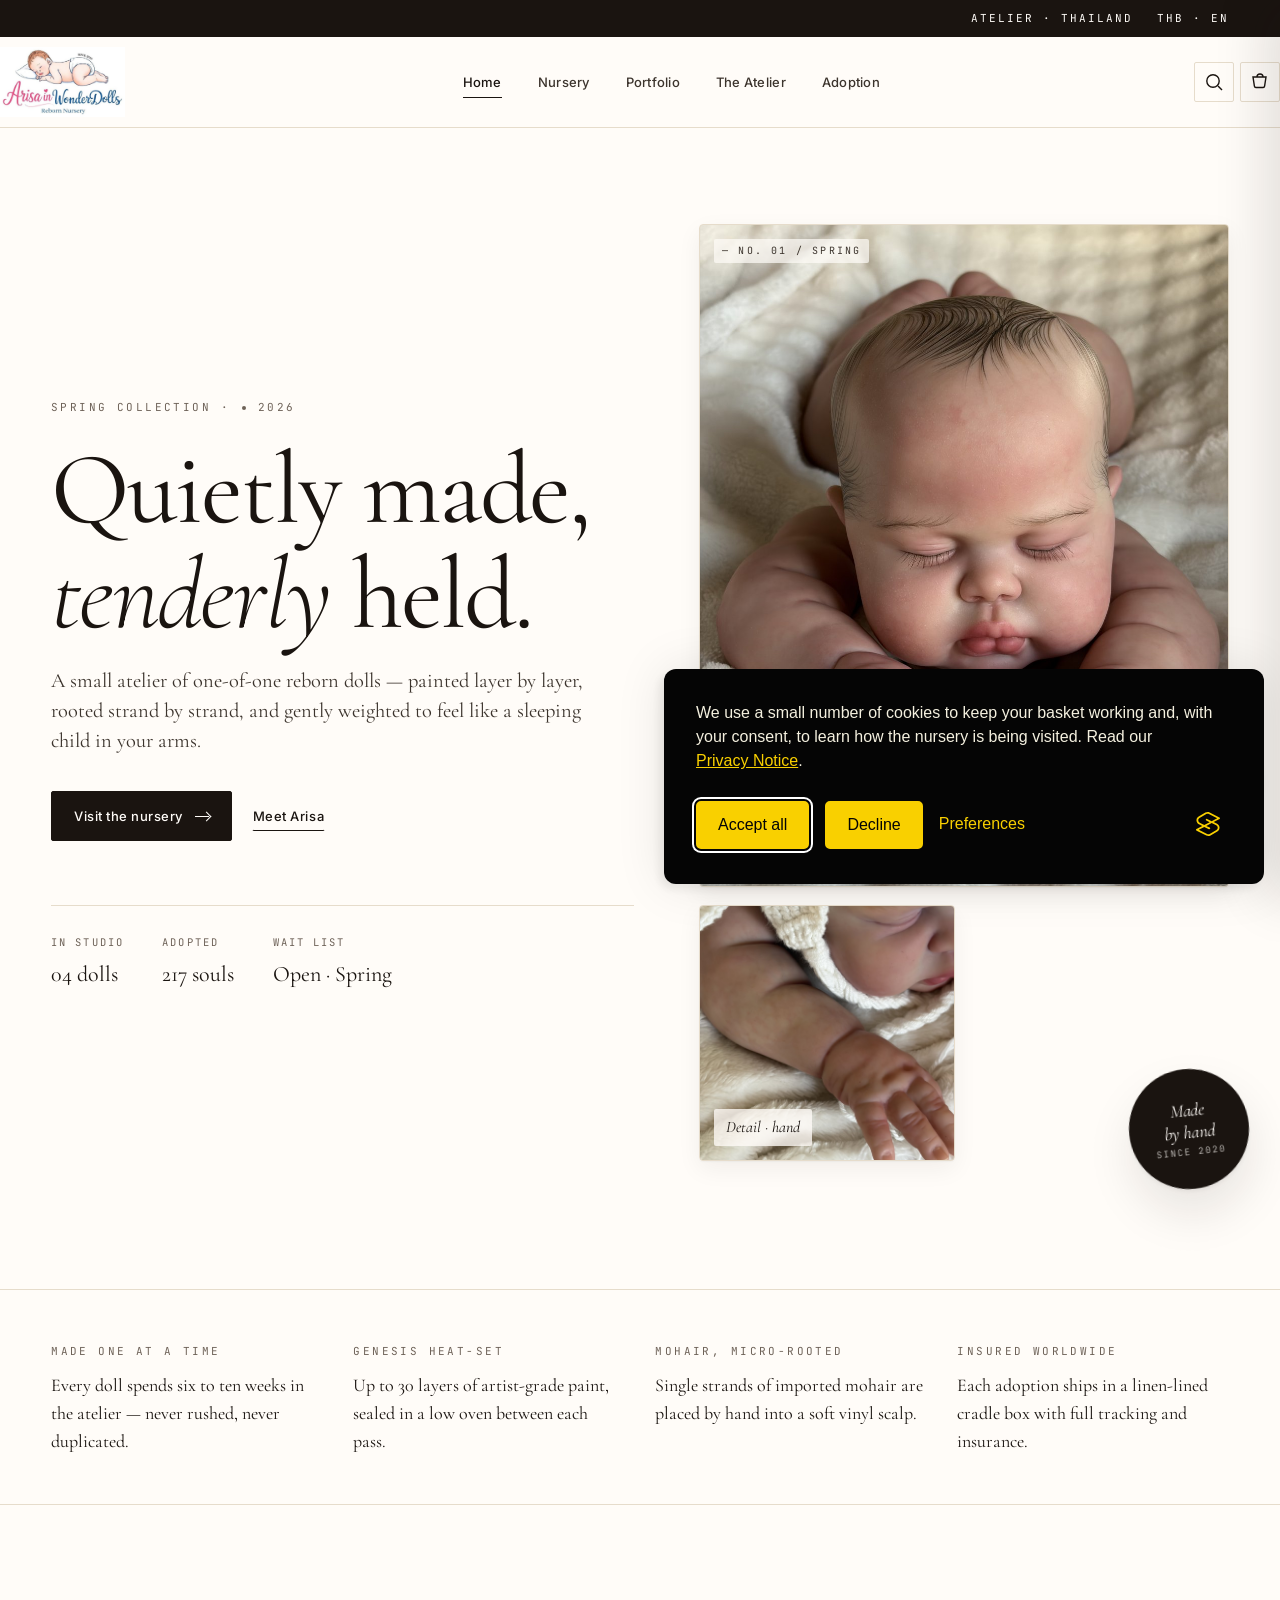
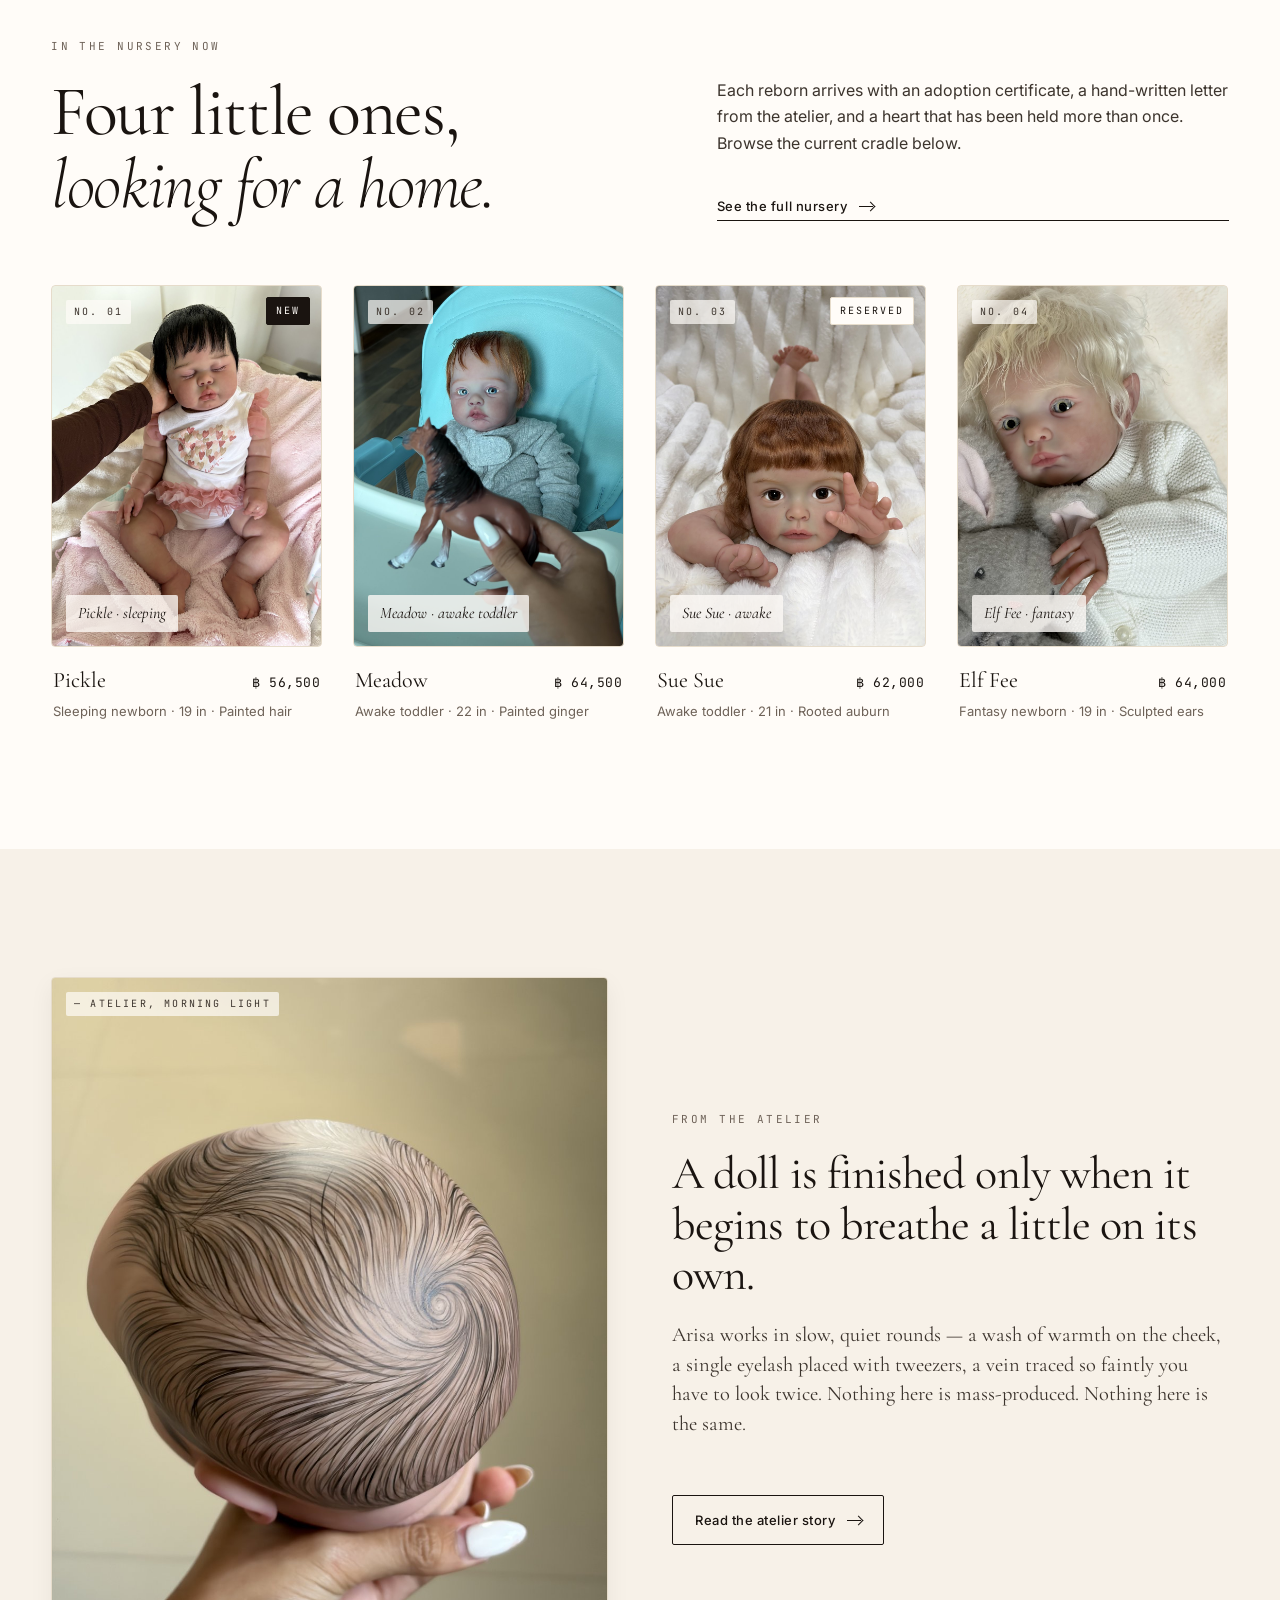
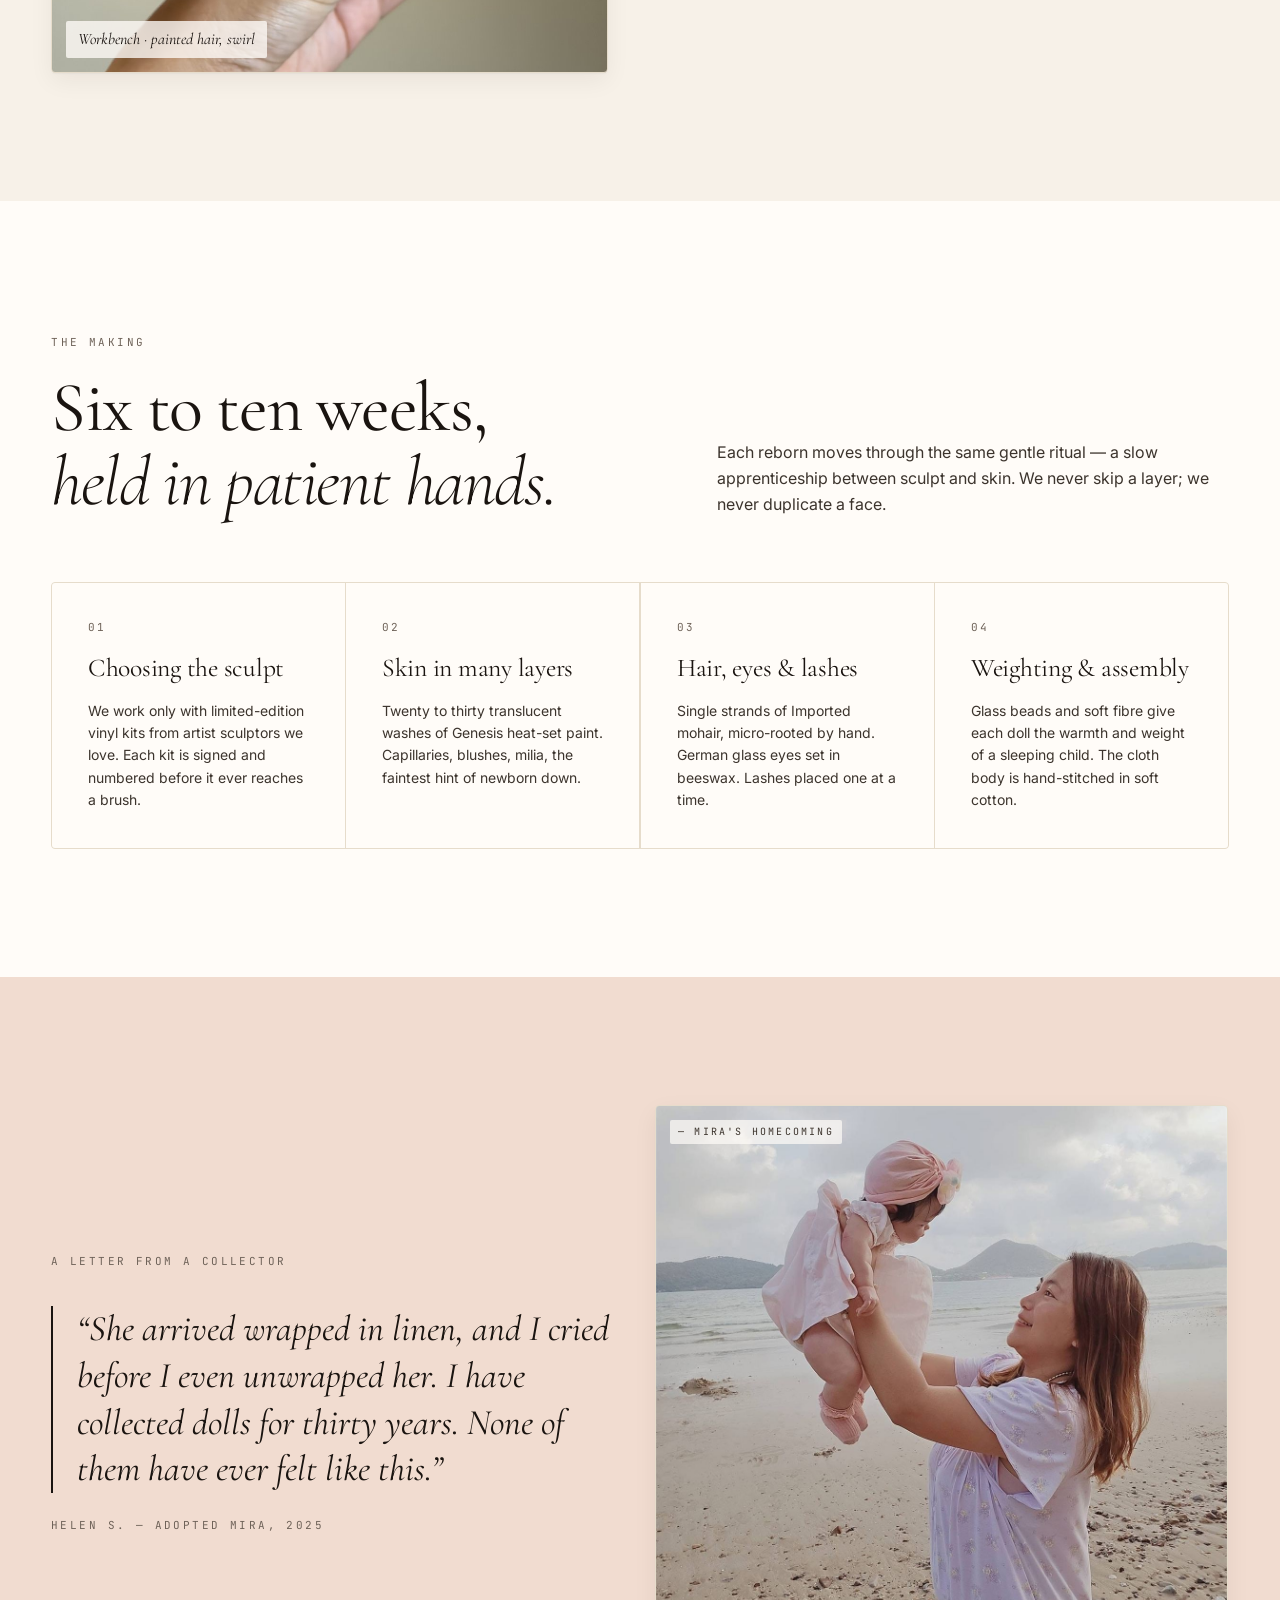
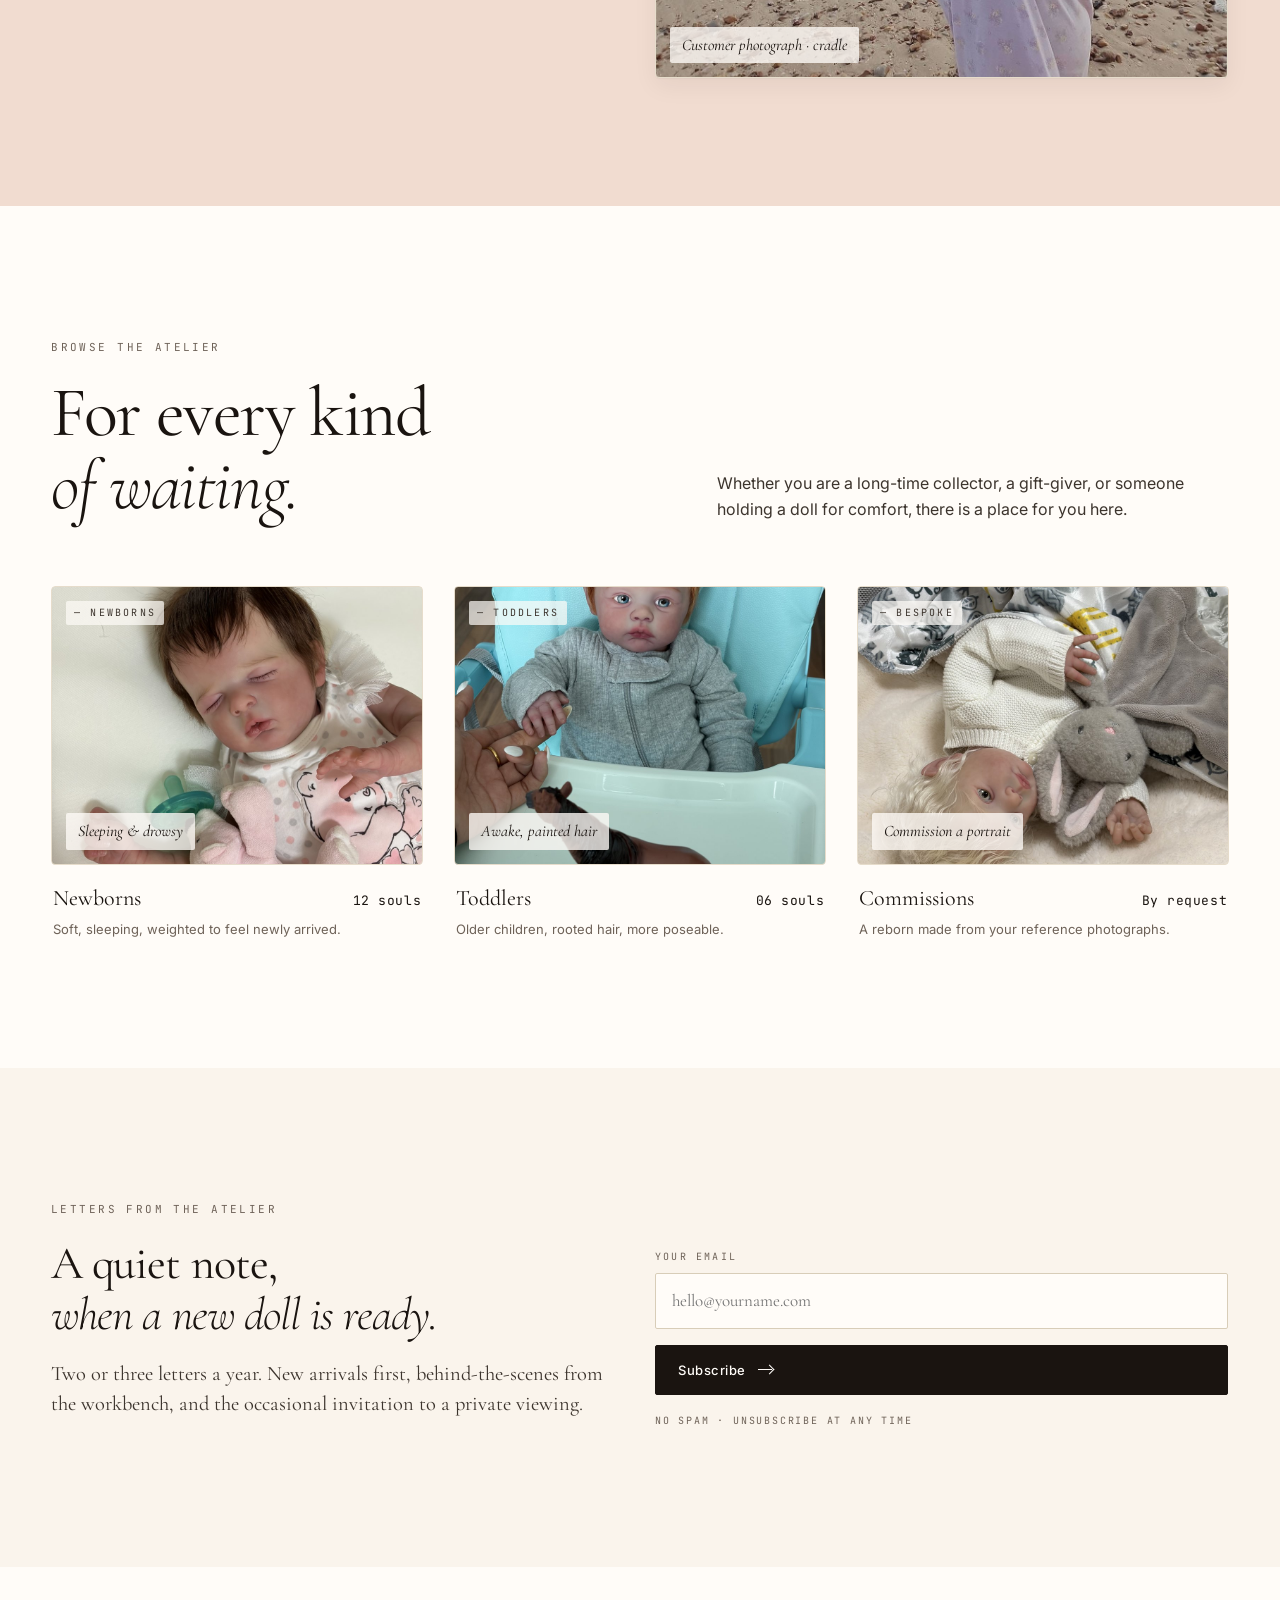
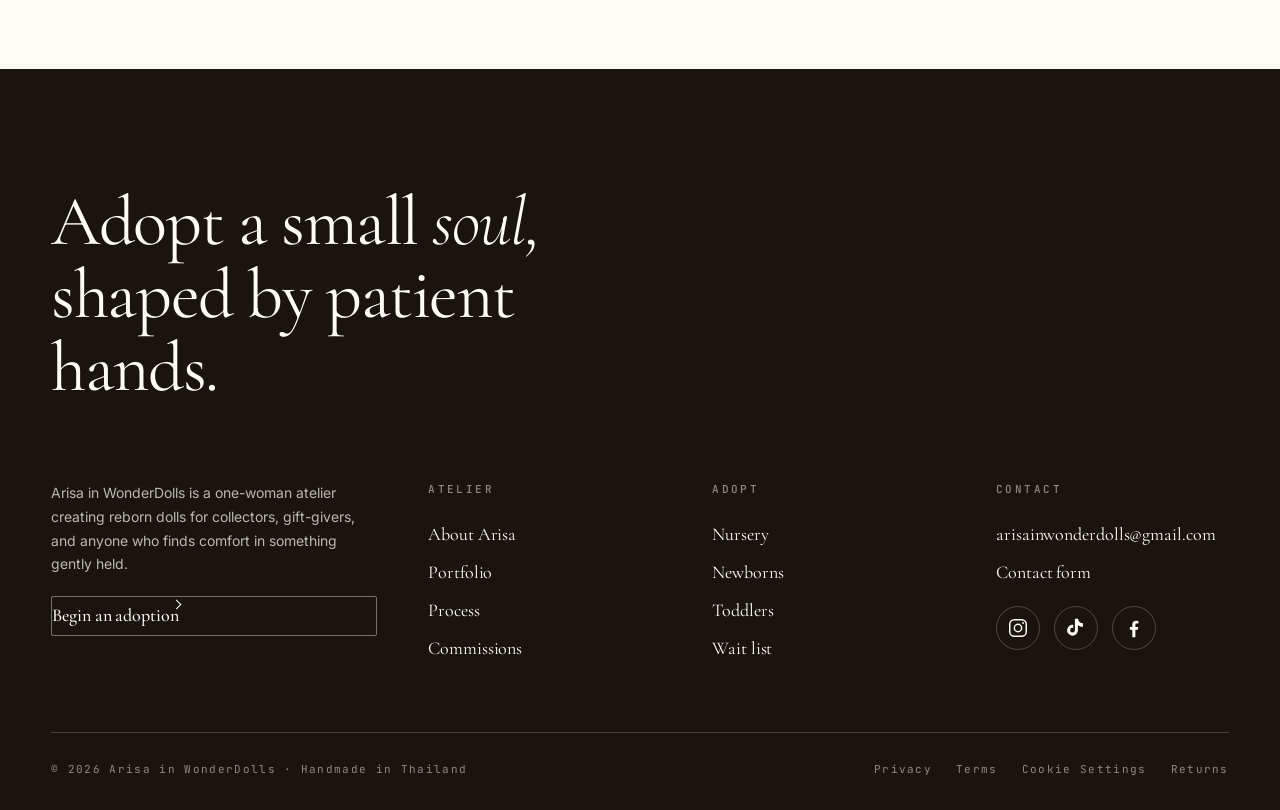
<file: index.html>
﻿<!doctype html>
<html lang="en">
<head>
<meta charset="utf-8" />
<meta name="viewport" content="width=device-width, initial-scale=1, viewport-fit=cover" />
<title>Arisa in WonderDolls — Handmade Reborn Dolls, Made One at a Time</title>
<meta name="description" content="A small atelier in Europe quietly making lifelike, hand-painted reborn dolls for collectors, gift-givers, and anyone who has waited a long time to hold something tender." />
<meta name="theme-color" content="#FFFCF8" />
<link rel="icon" href="assets/favicon.svg" type="image/svg+xml" />
<link rel="alternate icon" href="assets/img/logo.jpg?v=2" type="image/jpeg" />
<link rel="apple-touch-icon" href="assets/img/logo.jpg?v=2" />
<link rel="canonical" href="https://arisainwonderdolls.com/" />
<meta property="og:type" content="website" />
<meta property="og:title" content="Arisa in WonderDolls — Handmade Reborn Dolls" />
<meta property="og:description" content="A quiet atelier of one-of-one reborn dolls. Painted, rooted, and weighted entirely by hand." />
<meta property="og:image" content="assets/img/logo.jpg?v=2" />
<meta property="og:url" content="https://arisainwonderdolls.com/" />
<meta name="twitter:card" content="summary_large_image" />
<link rel="preconnect" href="https://fonts.googleapis.com" />
<link rel="preconnect" href="https://fonts.gstatic.com" crossorigin />
<link rel="stylesheet" href="assets/css/styles.css?v=3" />
<script type="application/ld+json">
{
  "@context": "https://schema.org",
  "@type": "Store",
  "name": "Arisa in WonderDolls",
  "description": "Handmade reborn dolls, made one at a time in a small Thai atelier.",
  "url": "https://arisainwonderdolls.com/",
  "image": "https://arisainwonderdolls.com/assets/img/logo.jpg",
  "logo": "https://arisainwonderdolls.com/assets/img/logo.jpg",
  "email": "arisainwonderdolls@gmail.com",
  "priceRange": "฿฿฿",
  "foundingDate": "2020",
  "founder": { "@type": "Person", "name": "Arisa" },
  "address": { "@type": "PostalAddress", "addressCountry": "TH" }
}
</script>
<!-- Google Consent Mode V2 — default deny; updated by Silktide consent manager -->
<script>
window.dataLayer = window.dataLayer || [];
function gtag(){dataLayer.push(arguments);}
gtag('consent', 'default', {
  analytics_storage: 'denied',
  ad_storage: 'denied',
  ad_user_data: 'denied',
  ad_personalization: 'denied',
  wait_for_update: 500
});
</script>
<!-- TODO: replace G-XXXXXXXXXX with Arisa's GA4 measurement ID when available -->
<!--
<script async src="https://www.googletagmanager.com/gtag/js?id=G-XXXXXXXXXX"></script>
<script>gtag('js', new Date());gtag('config', 'G-XXXXXXXXXX');</script>
-->
</head>
<body data-screen-label="01 Home">

<!-- Topbar -->
<div class="topbar">
  <div class="container topbar-inner">
    <div class="marquee" aria-hidden="true">
      <span>Worldwide insured shipping &nbsp;·&nbsp; Each doll is one-of-one &nbsp;·&nbsp; Adoption certificate included &nbsp;·&nbsp; Hand-painted in Genesis heat-set &nbsp;·&nbsp; Worldwide insured shipping &nbsp;·&nbsp; Each doll is one-of-one &nbsp;·&nbsp; Adoption certificate included &nbsp;·&nbsp; Hand-painted in Genesis heat-set &nbsp;·&nbsp;</span>
    </div>
    <div class="meta">
      <span>Atelier · Thailand</span>
      <span>THB · EN</span>
    </div>
  </div>
</div>

<!-- Header -->
<header class="site-header">
  <div class="container nav">
    <a class="brand" href="index.html" aria-label="Arisa in WonderDolls — home">
      <img class="brand-logo" src="assets/img/logo.jpg?v=2" alt="Arisa in WonderDolls — Reborn Nursery" width="125" height="70" />
    </a>
    <nav class="nav-links" aria-label="Primary">
      <a href="index.html" aria-current="page">Home</a>
      <a href="shop.html">Nursery</a>
      <a href="gallery.html">Portfolio</a>
      <a href="about.html">The Atelier</a>
      <a href="contact.html">Adoption</a>
    </nav>
    <div class="nav-tools">
      <button class="icon-btn hide-desktop menu-btn" data-menu-open aria-label="Open menu">
        <svg width="18" height="12" viewBox="0 0 18 12" fill="none"><path d="M0 1h18M0 6h18M0 11h12" stroke="currentColor" stroke-width="1.4"/></svg>
      </button>
      <button class="icon-btn" aria-label="Search">
        <svg width="18" height="18" viewBox="0 0 18 18" fill="none"><circle cx="8" cy="8" r="6.2" stroke="currentColor" stroke-width="1.4"/><path d="M13 13l4 4" stroke="currentColor" stroke-width="1.4"/></svg>
      </button>
      <button class="icon-btn" data-open-cart aria-label="Open basket">
        <svg width="18" height="18" viewBox="0 0 18 18" fill="none"><path d="M2 4h13l-1.4 9.2a1.5 1.5 0 0 1-1.5 1.3H4.9a1.5 1.5 0 0 1-1.5-1.3L2 4z" stroke="currentColor" stroke-width="1.4"/><path d="M6 4a3 3 0 1 1 6 0" stroke="currentColor" stroke-width="1.4"/></svg>
        <span class="count" data-cart-count style="display:none">0</span>
      </button>
    </div>
  </div>
</header>

<!-- Mobile menu -->
<div class="mobile-menu" aria-hidden="true">
  <div class="mobile-menu-head">
    <span class="brand"><img class="brand-logo" src="assets/img/logo.jpg?v=2" alt="Arisa in WonderDolls" width="100" height="56" /></span>
    <button class="icon-btn" data-menu-close aria-label="Close menu">
      <svg width="16" height="16" viewBox="0 0 16 16" fill="none"><path d="M2 2l12 12M14 2L2 14" stroke="currentColor" stroke-width="1.4"/></svg>
    </button>
  </div>
  <nav>
    <a href="index.html"><span class="num">01</span>Home</a>
    <a href="shop.html"><span class="num">02</span>Nursery</a>
    <a href="gallery.html"><span class="num">03</span>Portfolio</a>
    <a href="about.html"><span class="num">04</span>The Atelier</a>
    <a href="contact.html"><span class="num">05</span>Adoption</a>
  </nav>
  <div class="meta">
    <p class="muted" style="font-family:var(--mono); font-size:11px; letter-spacing:.18em; text-transform:uppercase;">arisainwonderdolls@gmail.com</p>
  </div>
</div>

<!-- Hero -->
<section class="hero">
  <div class="container hero-grid">
    <div class="reveal">
      <div class="eyebrow">Spring Collection ·<span class="dot"></span>2026</div>
      <h1 class="display-xl mt-m">
        Quietly made,<br />
        <span class="swash">tenderly</span> held.
      </h1>
      <p class="lede mt-m">
        A small atelier of one-of-one reborn dolls — painted layer by layer, rooted strand by strand, and gently weighted to feel like a sleeping child in your arms.
      </p>
      <div class="hero-actions">
        <a class="btn btn-primary" href="shop.html">Visit the nursery <span class="arrow"></span></a>
        <a class="btn btn-link" href="about.html">Meet Arisa</a>
      </div>
      <div class="hero-meta">
        <div class="meta-item">
          <span class="k">In studio</span>
          <span class="v">04 dolls</span>
        </div>
        <div class="meta-item">
          <span class="k">Adopted</span>
          <span class="v">217 souls</span>
        </div>
        <div class="meta-item">
          <span class="k">Wait list</span>
          <span class="v">Open · Spring</span>
        </div>
      </div>
    </div>
    <div class="hero-stack reveal">
      <div class="imgph main has-photo" style="background-image:url('assets/img/products/pickle/portrait-arms-up.jpg?v=1')">
        <span class="corner">— No. 01 / Spring</span>
        <span class="label">Hero portrait · Pickle, sleeping</span>
      </div>
      <div class="imgph sub has-photo" style="background-image:url('assets/img/products/pickle/detail-hand.jpg?v=1')">
        <span class="label">Detail · hand</span>
      </div>
      <div class="badge" aria-hidden="true">
        Made<br/>by hand
        <span>since 2020</span>
      </div>
    </div>
  </div>
</section>

<hr class="divider" />

<!-- Trust strip -->
<section class="section--tight">
  <div class="container">
    <div class="grid grid-4" style="align-items: start;">
      <div>
        <div class="eyebrow mb-s">Made one at a time</div>
        <p style="font-family:var(--serif); font-size:18px; color:var(--ink); margin:0;">Every doll spends six to ten weeks in the atelier — never rushed, never duplicated.</p>
      </div>
      <div>
        <div class="eyebrow mb-s">Genesis heat-set</div>
        <p style="font-family:var(--serif); font-size:18px; color:var(--ink); margin:0;">Up to 30 layers of artist-grade paint, sealed in a low oven between each pass.</p>
      </div>
      <div>
        <div class="eyebrow mb-s">Mohair, micro-rooted</div>
        <p style="font-family:var(--serif); font-size:18px; color:var(--ink); margin:0;">Single strands of imported mohair are placed by hand into a soft vinyl scalp.</p>
      </div>
      <div>
        <div class="eyebrow mb-s">Insured worldwide</div>
        <p style="font-family:var(--serif); font-size:18px; color:var(--ink); margin:0;">Each adoption ships in a linen-lined cradle box with full tracking and insurance.</p>
      </div>
    </div>
  </div>
</section>

<hr class="divider" />

<!-- Featured collection -->
<section class="section">
  <div class="container">
    <div class="section-head">
      <div>
        <div class="eyebrow mb-m">In the nursery now</div>
        <h2 class="display-l">Four little ones,<br /><span class="italic">looking for a home.</span></h2>
      </div>
      <div class="right">
        <p class="body-l">Each reborn arrives with an adoption certificate, a hand-written letter from the atelier, and a heart that has been held more than once. Browse the current cradle below.</p>
        <a class="btn-link mt-m" href="shop.html">See the full nursery <span class="arrow"></span></a>
      </div>
    </div>

    <div class="grid grid-4">
      <a class="product-card reveal" href="product.html">
        <div class="frame">
          <div class="imgph ar-tall has-photo" style="background-image:url('assets/img/products/pickle/dressed-heart-tutu.jpg?v=1')">
            <span class="corner">No. 01</span>
            <span class="label">Pickle · sleeping</span>
          </div>
          <span class="tag new">New</span>
          <div class="quick">
            <button class="btn btn-primary"
              data-add-to-cart
              data-product='{"id":"pickle","name":"Pickle","subtitle":"Sleeping newborn · 19in","price":56500,"placeholder":"Pickle · sleeping"}'>
              Reserve <span class="arrow"></span>
            </button>
          </div>
        </div>
        <div class="body">
          <div class="meta-row">
            <span class="name">Pickle</span>
            <span class="price">฿ 56,500</span>
          </div>
          <span class="sub">Sleeping newborn · 19 in · Painted hair</span>
        </div>
      </a>

      <a class="product-card reveal" href="product.html">
        <div class="frame">
          <div class="imgph ar-tall has-photo" style="background-image:url('assets/img/products/meadow/highchair-with-horse.jpg?v=1')">
            <span class="corner">No. 02</span>
            <span class="label">Meadow · awake toddler</span>
          </div>
          <div class="quick">
            <button class="btn btn-primary"
              data-add-to-cart
              data-product='{"id":"meadow","name":"Meadow","subtitle":"Awake toddler · 22in","price":64500,"placeholder":"Meadow · awake"}'>
              Reserve <span class="arrow"></span>
            </button>
          </div>
        </div>
        <div class="body">
          <div class="meta-row">
            <span class="name">Meadow</span>
            <span class="price">฿ 64,500</span>
          </div>
          <span class="sub">Awake toddler · 22 in · Painted ginger</span>
        </div>
      </a>

      <a class="product-card reveal" href="product.html">
        <div class="frame">
          <div class="imgph ar-tall has-photo" style="background-image:url('assets/img/products/sue-sue/finished-auburn.jpg?v=1')">
            <span class="corner">No. 03</span>
            <span class="label">Sue Sue · awake</span>
          </div>
          <span class="tag">Reserved</span>
          <div class="quick">
            <button class="btn btn-soft" disabled>On hold</button>
          </div>
        </div>
        <div class="body">
          <div class="meta-row">
            <span class="name">Sue Sue</span>
            <span class="price">฿ 62,000</span>
          </div>
          <span class="sub">Awake toddler · 21 in · Rooted auburn</span>
        </div>
      </a>

      <a class="product-card reveal" href="product.html">
        <div class="frame">
          <div class="imgph ar-tall has-photo" style="background-image:url('assets/img/products/elf-fee/portrait-with-bunny.jpg?v=1')">
            <span class="corner">No. 04</span>
            <span class="label">Elf Fee · fantasy</span>
          </div>
          <div class="quick">
            <button class="btn btn-primary"
              data-add-to-cart
              data-product='{"id":"elf-fee","name":"Elf Fee","subtitle":"Fantasy newborn · 19in","price":64000,"placeholder":"Elf Fee · fantasy"}'>
              Reserve <span class="arrow"></span>
            </button>
          </div>
        </div>
        <div class="body">
          <div class="meta-row">
            <span class="name">Elf Fee</span>
            <span class="price">฿ 64,000</span>
          </div>
          <span class="sub">Fantasy newborn · 19 in · Sculpted ears</span>
        </div>
      </a>
    </div>
  </div>
</section>

<!-- Editorial story -->
<section class="section bg-paper">
  <div class="container">
    <div class="split">
      <div class="reveal">
        <div class="imgph ar-portrait has-photo" style="background-image:url('assets/img/process/painting-dark-swirl.jpg?v=1')">
          <span class="corner">— Atelier, morning light</span>
          <span class="label">Workbench · painted hair, swirl</span>
        </div>
      </div>
      <div class="reveal">
        <div class="eyebrow mb-m">From the atelier</div>
        <h2 class="display-m">A doll is finished only when it begins to breathe a little on its own.</h2>
        <p class="lede mt-m">Arisa works in slow, quiet rounds — a wash of warmth on the cheek, a single eyelash placed with tweezers, a vein traced so faintly you have to look twice. Nothing here is mass-produced. Nothing here is the same.</p>
        <a class="btn btn-ghost mt-l" href="about.html">Read the atelier story <span class="arrow"></span></a>
      </div>
    </div>
  </div>
</section>

<!-- Process -->
<section class="section">
  <div class="container">
    <div class="section-head">
      <div>
        <div class="eyebrow mb-m">The making</div>
        <h2 class="display-l">Six to ten weeks,<br /><span class="italic">held in patient hands.</span></h2>
      </div>
      <div class="right">
        <p class="body-l">Each reborn moves through the same gentle ritual — a slow apprenticeship between sculpt and skin. We never skip a layer; we never duplicate a face.</p>
      </div>
    </div>

    <div class="steps">
      <div class="step reveal">
        <h3>Choosing the sculpt</h3>
        <p>We work only with limited-edition vinyl kits from artist sculptors we love. Each kit is signed and numbered before it ever reaches a brush.</p>
      </div>
      <div class="step reveal">
        <h3>Skin in many layers</h3>
        <p>Twenty to thirty translucent washes of Genesis heat-set paint. Capillaries, blushes, milia, the faintest hint of newborn down.</p>
      </div>
      <div class="step reveal">
        <h3>Hair, eyes &amp; lashes</h3>
        <p>Single strands of Imported mohair, micro-rooted by hand. German glass eyes set in beeswax. Lashes placed one at a time.</p>
      </div>
      <div class="step reveal">
        <h3>Weighting &amp; assembly</h3>
        <p>Glass beads and soft fibre give each doll the warmth and weight of a sleeping child. The cloth body is hand-stitched in soft cotton.</p>
      </div>
    </div>
  </div>
</section>

<!-- Testimonial -->
<section class="section bg-blush">
  <div class="container">
    <div class="grid grid-2" style="align-items:center;">
      <div class="reveal">
        <div class="eyebrow mb-l">A letter from a collector</div>
        <p class="quote">“She arrived wrapped in linen, and I cried before I even unwrapped her. I have collected dolls for thirty years. None of them have ever felt like this.”</p>
        <div class="quote-author">Helen S. — Adopted Mira, 2025</div>
      </div>
      <div class="reveal">
        <div class="imgph ar-square has-photo" style="background-image:url('assets/img/testimonials/customer-mom-beach.jpg?v=1')">
          <span class="corner">— Mira's homecoming</span>
          <span class="label">Customer photograph · cradle</span>
        </div>
      </div>
    </div>
  </div>
</section>

<!-- Categories / curated -->
<section class="section">
  <div class="container">
    <div class="section-head">
      <div>
        <div class="eyebrow mb-m">Browse the atelier</div>
        <h2 class="display-l">For every kind <br /><span class="italic">of waiting.</span></h2>
      </div>
      <div class="right">
        <p class="body-l">Whether you are a long-time collector, a gift-giver, or someone holding a doll for comfort, there is a place for you here.</p>
      </div>
    </div>

    <div class="grid grid-3">
      <a class="product-card reveal" href="shop.html">
        <div class="frame">
          <div class="imgph ar-landscape has-photo" style="background-image:url('assets/img/products/luisa/finished-pacifier-bear.jpg?v=1')">
            <span class="corner">— Newborns</span>
            <span class="label">Sleeping &amp; drowsy</span>
          </div>
        </div>
        <div class="body">
          <div class="meta-row">
            <span class="name">Newborns</span>
            <span class="price">12 souls</span>
          </div>
          <span class="sub">Soft, sleeping, weighted to feel newly arrived.</span>
        </div>
      </a>
      <a class="product-card reveal" href="shop.html">
        <div class="frame">
          <div class="imgph ar-landscape has-photo" style="background-image:url('assets/img/products/meadow/highchair-reaching.jpg?v=1')">
            <span class="corner">— Toddlers</span>
            <span class="label">Awake, painted hair</span>
          </div>
        </div>
        <div class="body">
          <div class="meta-row">
            <span class="name">Toddlers</span>
            <span class="price">06 souls</span>
          </div>
          <span class="sub">Older children, rooted hair, more poseable.</span>
        </div>
      </a>
      <a class="product-card reveal" href="contact.html">
        <div class="frame">
          <div class="imgph ar-landscape has-photo" style="background-image:url('assets/img/products/elf-fee/lifestyle-bunny-blanket.jpg?v=1')">
            <span class="corner">— Bespoke</span>
            <span class="label">Commission a portrait</span>
          </div>
        </div>
        <div class="body">
          <div class="meta-row">
            <span class="name">Commissions</span>
            <span class="price">By request</span>
          </div>
          <span class="sub">A reborn made from your reference photographs.</span>
        </div>
      </a>
    </div>
  </div>
</section>

<!-- Newsletter -->
<section class="section bg-whisper newsletter">
  <div class="container">
    <div class="grid grid-2" style="align-items:end;">
      <div class="reveal">
        <div class="eyebrow mb-m">Letters from the atelier</div>
        <h2 class="display-m">A quiet note,<br /><span class="italic">when a new doll is ready.</span></h2>
        <p class="lede mt-m">Two or three letters a year. New arrivals first, behind-the-scenes from the workbench, and the occasional invitation to a private viewing.</p>
      </div>
      <div class="reveal">
        <form onsubmit="event.preventDefault(); this.reset(); window.dispatchEvent(new CustomEvent('arisa:toast',{detail:'Thank you — a letter is on its way.'})); ArisaCart && (function(){ const e=document.createElement('div'); }());">
          <div class="field">
            <label for="nl-email">Your email</label>
            <input id="nl-email" type="email" placeholder="hello@yourname.com" required />
          </div>
          <button class="btn btn-primary" type="submit">Subscribe <span class="arrow"></span></button>
        </form>
        <p class="muted" style="font-family:var(--mono); font-size:10px; letter-spacing:.18em; text-transform:uppercase; margin-top:18px;">No spam · Unsubscribe at any time</p>
      </div>
    </div>
  </div>
</section>

<!-- Footer -->
<footer class="site-footer">
  <div class="container">
    <h2 class="display-l" style="max-width: 18ch;">Adopt a small <span class="italic">soul,</span> shaped by patient hands.</h2>
    <div class="footer-grid">
      <div>
        <p style="max-width: 36ch;">Arisa in WonderDolls is a one-woman atelier creating reborn dolls for collectors, gift-givers, and anyone who finds comfort in something gently held.</p>
        <a class="btn btn-soft mt-m" href="contact.html" style="background: transparent; color: var(--porcelain); border-color: rgba(255,252,248,.4);">Begin an adoption <span class="arrow"></span></a>
      </div>
      <div>
        <h4>Atelier</h4>
        <a href="about.html">About Arisa</a>
        <a href="gallery.html">Portfolio</a>
        <a href="shop.html">Process</a>
        <a href="contact.html">Commissions</a>
      </div>
      <div>
        <h4>Adopt</h4>
        <a href="shop.html">Nursery</a>
        <a href="shop.html">Newborns</a>
        <a href="shop.html">Toddlers</a>
        <a href="contact.html">Wait list</a>
      </div>
      <div>
        <h4>Contact</h4>
        <a href="mailto:arisainwonderdolls@gmail.com">arisainwonderdolls@gmail.com</a>
        <a href="contact.html">Contact form</a>
        <div class="social-icons">
          <a href="https://www.instagram.com/arisa_in_wonderdolls" target="_blank" rel="noopener noreferrer" aria-label="Instagram"><svg viewBox="0 0 24 24" fill="none" stroke="currentColor" stroke-width="1.6" stroke-linecap="round" stroke-linejoin="round" aria-hidden="true"><rect x="3" y="3" width="18" height="18" rx="5"/><circle cx="12" cy="12" r="4"/><circle cx="17.5" cy="6.5" r="1" fill="currentColor" stroke="none"/></svg></a>
          <a href="https://www.tiktok.com/@arisareborndollnersury" target="_blank" rel="noopener noreferrer" aria-label="TikTok"><svg viewBox="0 0 24 24" fill="currentColor" aria-hidden="true"><path d="M19.6 6.8a5.7 5.7 0 0 1-3.5-1.2 5.7 5.7 0 0 1-2-3.6h-3.3v12.4a2.6 2.6 0 1 1-2.6-2.6c.27 0 .54.04.78.12V8.6a5.9 5.9 0 1 0 5.1 5.85V9.1a8.9 8.9 0 0 0 5.5 1.85V7.6c-.01 0-.01-.8 0-.8z"/></svg></a>
          <a href="https://www.facebook.com/share/1AxGdXgPge/" target="_blank" rel="noopener noreferrer" aria-label="Facebook"><svg viewBox="0 0 24 24" fill="currentColor" aria-hidden="true"><path d="M13.5 22v-8h2.7l.4-3.2h-3.1V8.7c0-.93.26-1.56 1.6-1.56h1.7V4.27a23 23 0 0 0-2.5-.13c-2.46 0-4.15 1.5-4.15 4.26V10.8H7.5V14h2.65v8h3.35z"/></svg></a>
        </div>
      </div>
    </div>
    <div class="footer-bar">
      <span>© <span data-year>2026</span> Arisa in WonderDolls · Handmade in Thailand</span>
      <span style="display:inline-flex; gap:24px;">
        <a href="privacy.html">Privacy</a>
        <a href="terms.html">Terms</a>
        <a href="#" data-cookie-settings>Cookie Settings</a>
        <a href="contact.html">Returns</a>
      </span>
    </div>
  </div>
</footer>

<!-- Cart drawer -->
<div class="cart-overlay" data-cart-overlay data-close-cart></div>
<aside class="cart-drawer" data-cart-drawer aria-label="Basket">
  <div class="cart-head">
    <h3>Your basket</h3>
    <button class="icon-btn" data-close-cart aria-label="Close basket">
      <svg width="14" height="14" viewBox="0 0 14 14" fill="none"><path d="M1 1l12 12M13 1L1 13" stroke="currentColor" stroke-width="1.4"/></svg>
    </button>
  </div>
  <div class="cart-body" data-cart-body></div>
  <div class="cart-foot">
    <div class="row">
      <span style="font-family: var(--mono); font-size: 11px; letter-spacing:.18em; text-transform: uppercase; color: var(--ink-3);">Subtotal</span>
      <span class="total" data-cart-total>฿ 0</span>
    </div>
    <div class="vat">VAT included · Insured shipping at checkout</div>
    <a class="btn btn-primary" href="contact.html">Continue to adoption <span class="arrow"></span></a>
    <a class="btn btn-soft ghost" href="shop.html">Keep browsing</a>
  </div>
</aside>

<!-- Silktide Consent Manager — deferred to avoid render-blocking -->
<link rel="preload" href="assets/silktide/silktide-consent-manager.css?v=1" as="style" onload="this.onload=null;this.rel='stylesheet'"/>
<noscript><link rel="stylesheet" href="assets/silktide/silktide-consent-manager.css?v=1"/></noscript>
<script defer src="assets/silktide/silktide-consent-manager.js?v=1"></script>
<script defer src="assets/js/consent-init.js?v=1"></script>
<script src="assets/js/main.js" defer></script>
<script src="assets/js/cart.js?v=2" defer></script>
<script src="https://empirra-feedback.vercel.app/widget.js" data-client="fb84dcd8-c461-484a-86a5-8018ec5f7970" defer></script>
<!-- Floating contact buttons -->
<div class="fab-stack" aria-label="Contact options">
  <a class="fab fab--whatsapp" href="https://wa.me/66962026660" target="_blank" rel="noopener noreferrer" aria-label="Contact on WhatsApp">
    <svg viewBox="0 0 24 24" xmlns="http://www.w3.org/2000/svg" aria-hidden="true" focusable="false"><path d="M17.472 14.382c-.297-.149-1.758-.867-2.03-.967-.273-.099-.471-.148-.67.15-.197.297-.767.966-.94 1.164-.173.199-.347.223-.644.075-.297-.15-1.255-.463-2.39-1.475-.883-.788-1.48-1.761-1.653-2.059-.173-.297-.018-.458.13-.606.134-.133.297-.347.446-.52.149-.174.198-.298.298-.497.099-.198.05-.371-.025-.52-.075-.149-.669-1.612-.916-2.207-.242-.579-.487-.5-.669-.51l-.57-.01c-.198 0-.52.074-.792.372-.272.297-1.04 1.016-1.04 2.479 0 1.462 1.065 2.875 1.213 3.074.149.198 2.096 3.2 5.077 4.487.709.306 1.262.489 1.694.625.712.227 1.36.195 1.871.118.571-.085 1.758-.719 2.006-1.413.248-.694.248-1.289.173-1.413-.074-.124-.272-.198-.57-.347m-5.421 7.403h-.004a9.87 9.87 0 0 1-5.031-1.378l-.361-.214-3.741.982.998-3.648-.235-.374a9.86 9.86 0 0 1-1.51-5.26c.001-5.45 4.436-9.884 9.888-9.884 2.64 0 5.122 1.03 6.988 2.898a9.825 9.825 0 0 1 2.893 6.994c-.003 5.45-4.437 9.884-9.885 9.884m8.413-18.297A11.815 11.815 0 0 0 12.05 0C5.495 0 .16 5.335.157 11.892c0 2.096.547 4.142 1.588 5.945L.057 24l6.305-1.654a11.882 11.882 0 0 0 5.683 1.448h.005c6.554 0 11.89-5.335 11.893-11.893A11.821 11.821 0 0 0 20.464 3.488"/></svg>
  </a>
  <a class="fab fab--line" href="https://line.me/ti/p/dumver18" target="_blank" rel="noopener noreferrer" aria-label="Contact on LINE">
    <svg viewBox="0 0 24 24" xmlns="http://www.w3.org/2000/svg" aria-hidden="true" focusable="false"><path d="M19.365 9.863c.349 0 .63.285.63.631 0 .345-.281.63-.63.63H17.61v1.125h1.755c.349 0 .63.283.63.63 0 .344-.281.629-.63.629h-2.386c-.346 0-.627-.285-.627-.629V8.108c0-.345.281-.63.63-.63h2.386c.346 0 .627.285.627.63 0 .349-.281.63-.63.63H17.61v1.125h1.755zm-3.855 3.016c0 .27-.174.51-.432.596-.064.021-.133.031-.199.031-.211 0-.391-.09-.51-.25l-2.443-3.317v2.94c0 .344-.279.629-.631.629-.346 0-.626-.285-.626-.629V8.108c0-.27.173-.51.43-.595.06-.023.135-.033.194-.033.195 0 .375.104.495.254l2.462 3.33V8.108c0-.345.282-.63.63-.63.345 0 .63.285.63.63v4.771zm-5.741 0c0 .344-.282.629-.631.629-.345 0-.627-.285-.627-.629V8.108c0-.345.282-.63.63-.63.346 0 .628.285.628.63v4.771zm-2.466.629H4.917c-.345 0-.63-.285-.63-.629V8.108c0-.345.285-.63.63-.63.348 0 .63.285.63.63v4.141h1.756c.348 0 .629.283.629.63 0 .344-.282.629-.629.629M24 10.314C24 4.943 18.615.572 12 .572S0 4.943 0 10.314c0 4.811 4.27 8.842 10.035 9.608.391.082.923.258 1.058.59.12.301.079.766.038 1.08l-.164 1.02c-.045.301-.24 1.186 1.049.645 1.291-.539 6.916-4.078 9.436-6.975C23.176 14.393 24 12.458 24 10.314"/></svg>
  </a>
</div>
</body>
</html>
</file>
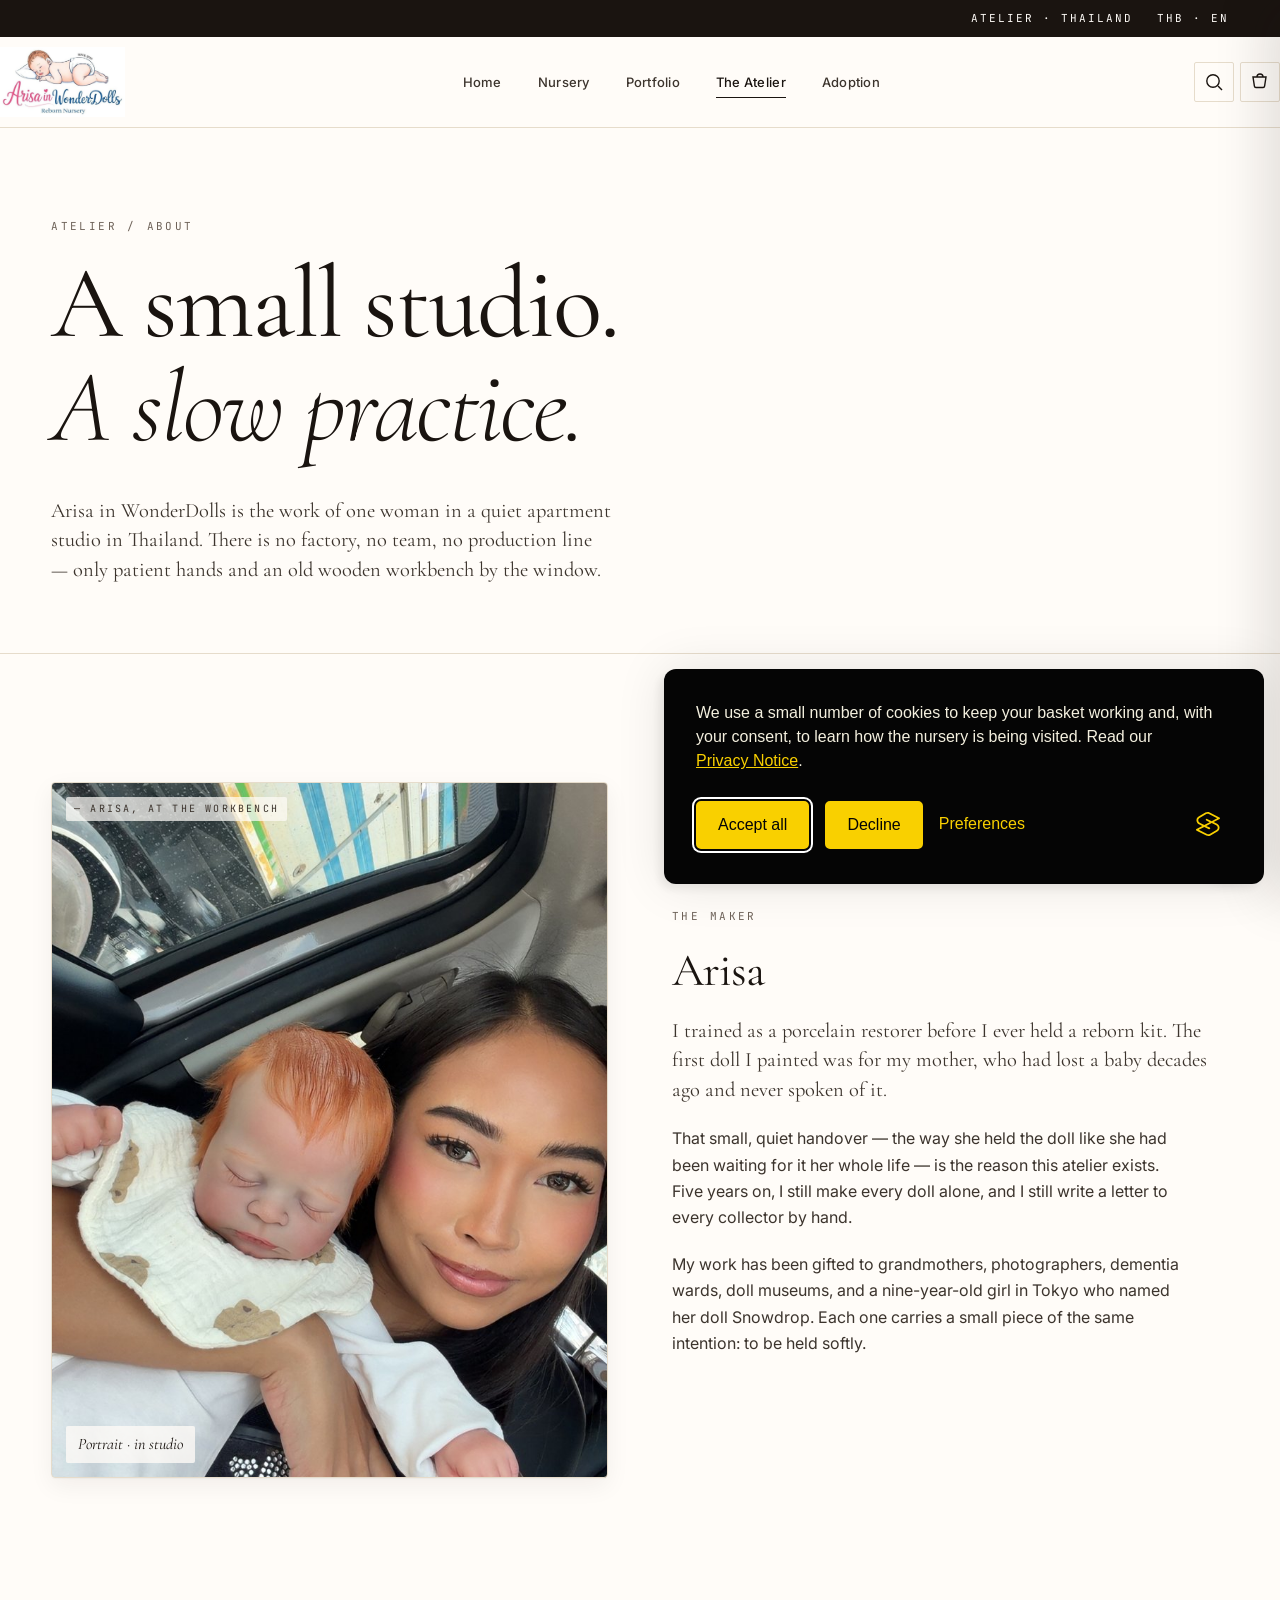
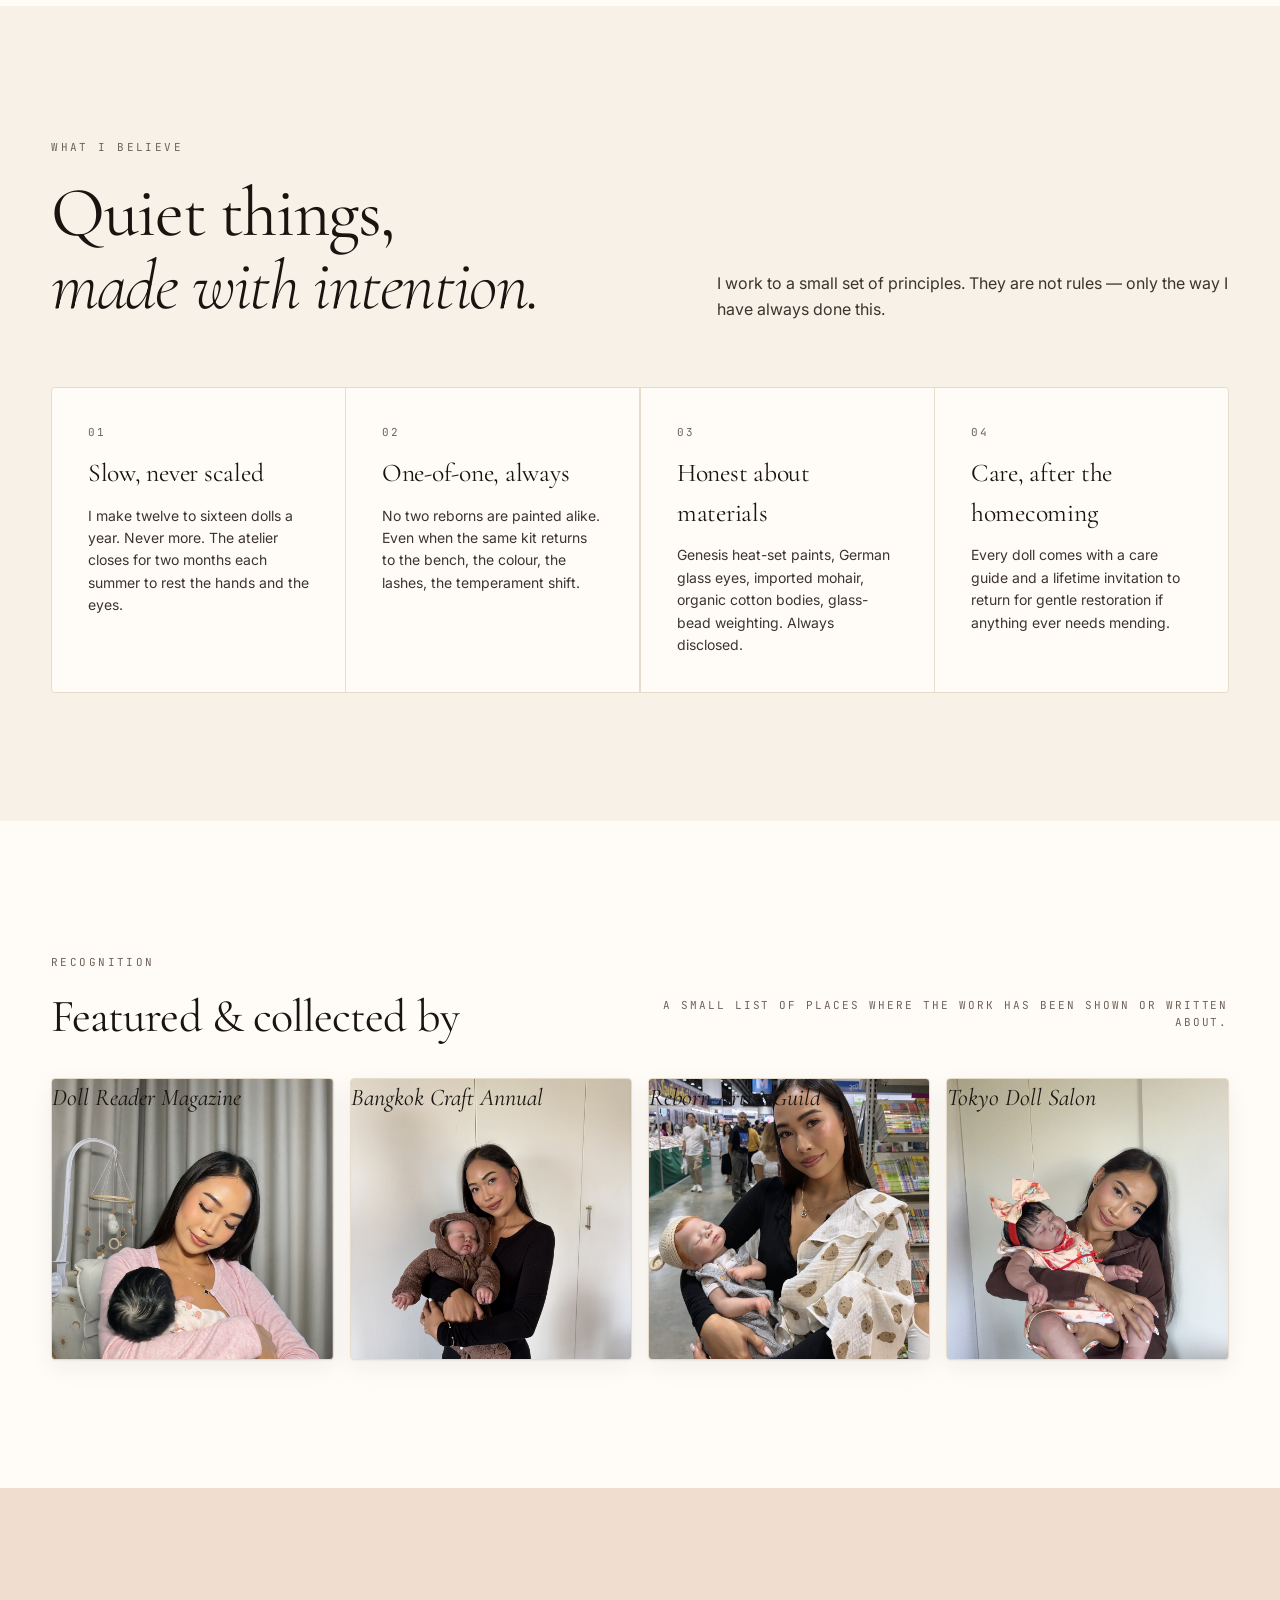
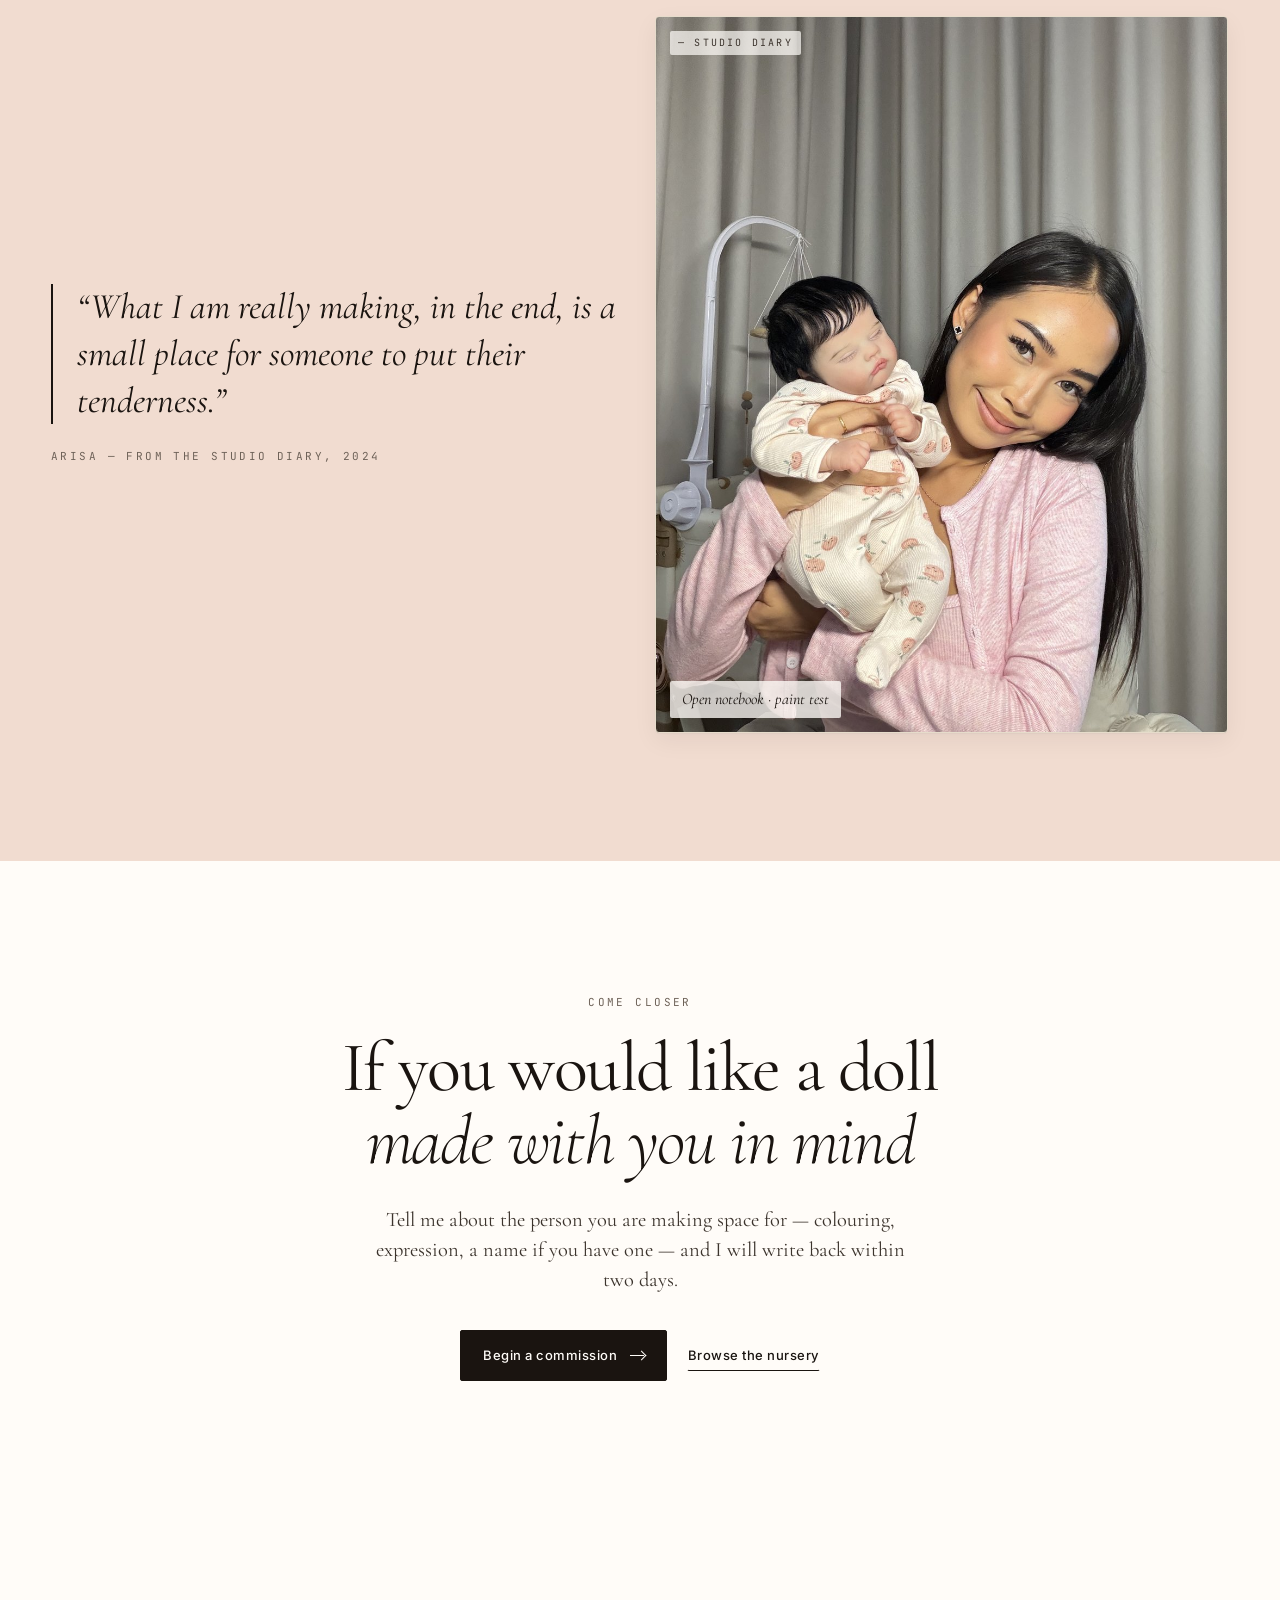
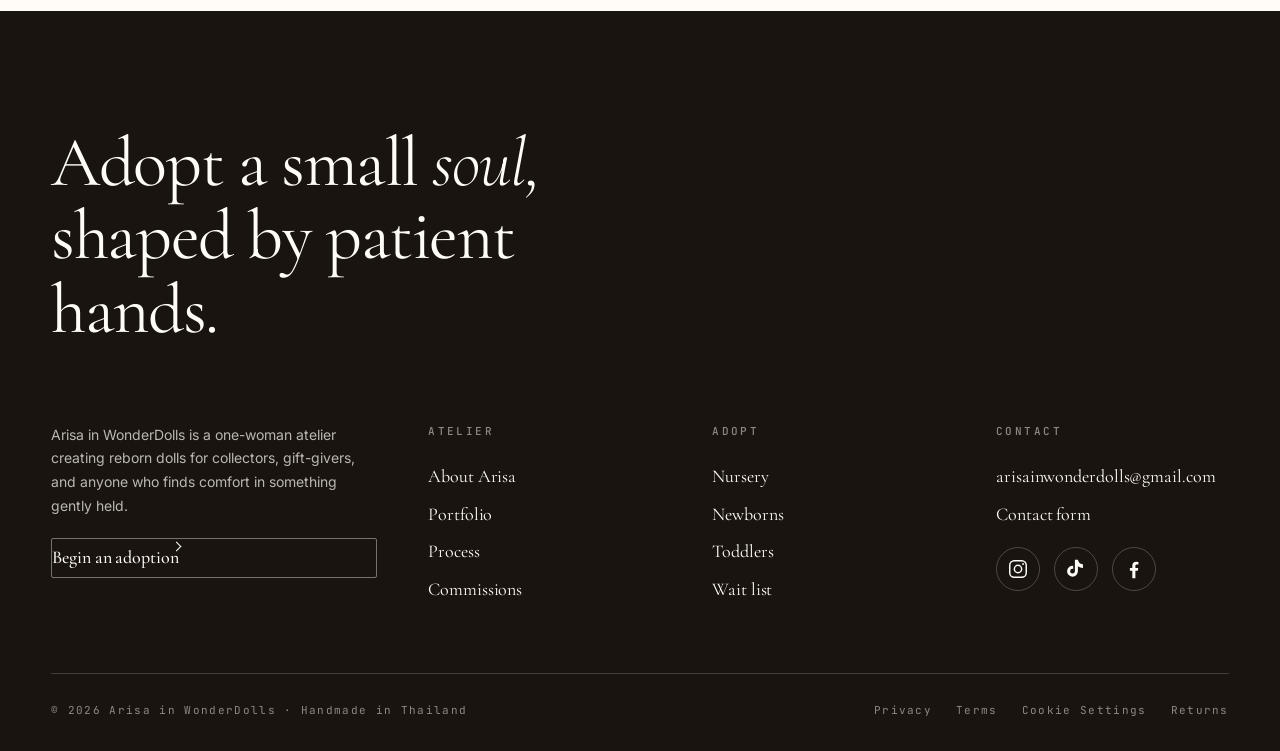
<file: about.html>
﻿<!doctype html>
<html lang="en">
<head>
<meta charset="utf-8" />
<meta name="viewport" content="width=device-width, initial-scale=1, viewport-fit=cover" />
<title>About Arisa — The Atelier · Arisa in WonderDolls</title>
<meta name="description" content="Arisa is a quiet maker of reborn dolls working from a small studio in Thailand. Each doll is made slowly, by hand, with patience and care." />
<meta name="theme-color" content="#FFFCF8" />
<link rel="icon" href="assets/favicon.svg" type="image/svg+xml" />
<link rel="alternate icon" href="assets/img/logo.jpg?v=2" type="image/jpeg" />
<link rel="apple-touch-icon" href="assets/img/logo.jpg?v=2" />
<link rel="canonical" href="https://arisainwonderdolls.com/about.html" />
<link rel="stylesheet" href="assets/css/styles.css?v=3" />
<script type="application/ld+json">
{ "@context": "https://schema.org", "@type": "Person", "name": "Arisa", "jobTitle": "Reborn doll artist", "url": "https://arisainwonderdolls.com/about.html", "email": "arisainwonderdolls@gmail.com", "worksFor": { "@type": "Organization", "name": "Arisa in WonderDolls" } }
</script>
<!-- Google Consent Mode V2 — default deny; updated by Silktide consent manager -->
<script>
window.dataLayer = window.dataLayer || [];
function gtag(){dataLayer.push(arguments);}
gtag('consent', 'default', {
  analytics_storage: 'denied',
  ad_storage: 'denied',
  ad_user_data: 'denied',
  ad_personalization: 'denied',
  wait_for_update: 500
});
</script>
<!-- TODO: replace G-XXXXXXXXXX with Arisa's GA4 measurement ID when available -->
<!--
<script async src="https://www.googletagmanager.com/gtag/js?id=G-XXXXXXXXXX"></script>
<script>gtag('js', new Date());gtag('config', 'G-XXXXXXXXXX');</script>
-->
</head>
<body data-screen-label="04 About">

<div class="topbar"><div class="container topbar-inner"><div class="marquee" aria-hidden="true"><span>Worldwide insured shipping &nbsp;·&nbsp; Each doll is one-of-one &nbsp;·&nbsp; Adoption certificate included &nbsp;·&nbsp; Hand-painted in Genesis heat-set &nbsp;·&nbsp; Worldwide insured shipping &nbsp;·&nbsp; Each doll is one-of-one &nbsp;·&nbsp;</span></div><div class="meta"><span>Atelier · Thailand</span><span>THB · EN</span></div></div></div>

<header class="site-header">
  <div class="container nav">
    <a class="brand" href="index.html" aria-label="Arisa in WonderDolls — home"><img class="brand-logo" src="assets/img/logo.jpg?v=2" alt="Arisa in WonderDolls — Reborn Nursery" width="125" height="70" /></a>
    <nav class="nav-links" aria-label="Primary">
      <a href="index.html">Home</a>
      <a href="shop.html">Nursery</a>
      <a href="gallery.html">Portfolio</a>
      <a href="about.html" aria-current="page">The Atelier</a>
      <a href="contact.html">Adoption</a>
    </nav>
    <div class="nav-tools">
      <button class="icon-btn hide-desktop menu-btn" data-menu-open aria-label="Open menu"><svg width="18" height="12" viewBox="0 0 18 12" fill="none"><path d="M0 1h18M0 6h18M0 11h12" stroke="currentColor" stroke-width="1.4"/></svg></button>
      <button class="icon-btn" aria-label="Search"><svg width="18" height="18" viewBox="0 0 18 18" fill="none"><circle cx="8" cy="8" r="6.2" stroke="currentColor" stroke-width="1.4"/><path d="M13 13l4 4" stroke="currentColor" stroke-width="1.4"/></svg></button>
      <button class="icon-btn" data-open-cart aria-label="Open basket"><svg width="18" height="18" viewBox="0 0 18 18" fill="none"><path d="M2 4h13l-1.4 9.2a1.5 1.5 0 0 1-1.5 1.3H4.9a1.5 1.5 0 0 1-1.5-1.3L2 4z" stroke="currentColor" stroke-width="1.4"/><path d="M6 4a3 3 0 1 1 6 0" stroke="currentColor" stroke-width="1.4"/></svg><span class="count" data-cart-count style="display:none">0</span></button>
    </div>
  </div>
</header>

<div class="mobile-menu" aria-hidden="true">
  <div class="mobile-menu-head"><span class="brand"><img class="brand-logo" src="assets/img/logo.jpg?v=2" alt="Arisa in WonderDolls" width="100" height="56" /></span><button class="icon-btn" data-menu-close aria-label="Close menu"><svg width="16" height="16" viewBox="0 0 16 16" fill="none"><path d="M2 2l12 12M14 2L2 14" stroke="currentColor" stroke-width="1.4"/></svg></button></div>
  <nav><a href="index.html"><span class="num">01</span>Home</a><a href="shop.html"><span class="num">02</span>Nursery</a><a href="gallery.html"><span class="num">03</span>Portfolio</a><a href="about.html"><span class="num">04</span>The Atelier</a><a href="contact.html"><span class="num">05</span>Adoption</a></nav>
</div>

<section class="page-header">
  <div class="container">
    <div class="crumbs"><a href="index.html">Atelier</a><span>/</span><span>About</span></div>
    <h1 class="display-xl">A small studio.<br /><span class="italic" style="color:var(--rose-deep);">A slow practice.</span></h1>
    <p class="lede mt-l">Arisa in WonderDolls is the work of one woman in a quiet apartment studio in Thailand. There is no factory, no team, no production line — only patient hands and an old wooden workbench by the window.</p>
  </div>
</section>

<section class="section">
  <div class="container">
    <div class="split">
      <div class="reveal">
        <div class="imgph ar-portrait has-photo" style="background-image:url('assets/img/about/arisa-portrait.jpg?v=1')">
          <span class="corner">— Arisa, at the workbench</span>
          <span class="label">Portrait · in studio</span>
        </div>
      </div>
      <div class="reveal">
        <div class="eyebrow mb-m">The maker</div>
        <h2 class="display-m">Arisa</h2>
        <p class="lede mt-m">I trained as a porcelain restorer before I ever held a reborn kit. The first doll I painted was for my mother, who had lost a baby decades ago and never spoken of it.</p>
        <p class="body-l mt-m">That small, quiet handover — the way she held the doll like she had been waiting for it her whole life — is the reason this atelier exists. Five years on, I still make every doll alone, and I still write a letter to every collector by hand.</p>
        <p class="body-l mt-m">My work has been gifted to grandmothers, photographers, dementia wards, doll museums, and a nine-year-old girl in Tokyo who named her doll Snowdrop. Each one carries a small piece of the same intention: to be held softly.</p>
      </div>
    </div>
  </div>
</section>

<section class="section bg-paper">
  <div class="container">
    <div class="section-head">
      <div>
        <div class="eyebrow mb-m">What I believe</div>
        <h2 class="display-l">Quiet things,<br /><span class="italic">made with intention.</span></h2>
      </div>
      <div class="right">
        <p class="body-l">I work to a small set of principles. They are not rules — only the way I have always done this.</p>
      </div>
    </div>
    <div class="steps">
      <div class="step reveal"><h3>Slow, never scaled</h3><p>I make twelve to sixteen dolls a year. Never more. The atelier closes for two months each summer to rest the hands and the eyes.</p></div>
      <div class="step reveal"><h3>One-of-one, always</h3><p>No two reborns are painted alike. Even when the same kit returns to the bench, the colour, the lashes, the temperament shift.</p></div>
      <div class="step reveal"><h3>Honest about materials</h3><p>Genesis heat-set paints, German glass eyes, imported mohair, organic cotton bodies, glass-bead weighting. Always disclosed.</p></div>
      <div class="step reveal"><h3>Care, after the homecoming</h3><p>Every doll comes with a care guide and a lifetime invitation to return for gentle restoration if anything ever needs mending.</p></div>
    </div>
  </div>
</section>

<section class="section">
  <div class="container">
    <div class="grid grid-2" style="align-items: end;">
      <div class="reveal">
        <div class="eyebrow mb-m">Recognition</div>
        <h2 class="display-m">Featured &amp; collected by</h2>
      </div>
      <div class="reveal" style="text-align:right;">
        <p class="muted" style="font-family:var(--mono); font-size:11px; letter-spacing:.18em; text-transform:uppercase;">A small list of places where the work has been shown or written about.</p>
      </div>
    </div>
    <div class="grid grid-4 mt-l" style="gap: 16px;">
      <div class="imgph cream ar-square has-photo" style="background-image:url('assets/img/about/arisa-gray-studio.jpg?v=1')" style="display:grid; place-items:center;"><span style="font-family:var(--serif); font-size:24px; font-style:italic; color:var(--ink);">Doll Reader Magazine</span></div>
      <div class="imgph blue ar-square has-photo" style="background-image:url('assets/img/about/arisa-bear-doll.jpg?v=1')" style="display:grid; place-items:center;"><span style="font-family:var(--serif); font-size:24px; font-style:italic; color:var(--ink);">Bangkok Craft Annual</span></div>
      <div class="imgph ar-square has-photo" style="background-image:url('assets/img/about/arisa-expo.jpg?v=1')" style="display:grid; place-items:center;"><span style="font-family:var(--serif); font-size:24px; font-style:italic; color:var(--ink);">Reborn Artist Guild</span></div>
      <div class="imgph cream ar-square has-photo" style="background-image:url('assets/img/about/arisa-kimono.jpg?v=1')" style="display:grid; place-items:center;"><span style="font-family:var(--serif); font-size:24px; font-style:italic; color:var(--ink);">Tokyo Doll Salon</span></div>
    </div>
  </div>
</section>

<section class="section bg-blush">
  <div class="container">
    <div class="grid grid-2" style="align-items:center;">
      <div class="reveal">
        <p class="quote">“What I am really making, in the end, is a small place for someone to put their tenderness.”</p>
        <div class="quote-author">Arisa — From the studio diary, 2024</div>
      </div>
      <div class="reveal">
        <div class="imgph ar-portrait has-photo" style="background-image:url('assets/img/about/arisa-pink-studio.jpg?v=1')">
          <span class="corner">— Studio diary</span>
          <span class="label">Open notebook · paint test</span>
        </div>
      </div>
    </div>
  </div>
</section>

<section class="section">
  <div class="container center">
    <div class="eyebrow mb-m">Come closer</div>
    <h2 class="display-l" style="margin: 0 auto; max-width: 18ch;">If you would like a doll <span class="italic">made with you in mind</span></h2>
    <p class="lede mt-l" style="margin: 28px auto 0;">Tell me about the person you are making space for — colouring, expression, a name if you have one — and I will write back within two days.</p>
    <div class="hero-actions" style="justify-content:center; margin-top: 36px;">
      <a class="btn btn-primary" href="contact.html">Begin a commission <span class="arrow"></span></a>
      <a class="btn btn-link" href="shop.html">Browse the nursery</a>
    </div>
  </div>
</section>

<footer class="site-footer">
  <div class="container">
    <h2 class="display-l" style="max-width: 18ch;">Adopt a small <span class="italic">soul,</span> shaped by patient hands.</h2>
    <div class="footer-grid">
      <div><p style="max-width: 36ch;">Arisa in WonderDolls is a one-woman atelier creating reborn dolls for collectors, gift-givers, and anyone who finds comfort in something gently held.</p><a class="btn btn-soft mt-m" href="contact.html" style="background:transparent; color:var(--porcelain); border-color:rgba(255,252,248,.4);">Begin an adoption <span class="arrow"></span></a></div>
      <div><h4>Atelier</h4><a href="about.html">About Arisa</a><a href="gallery.html">Portfolio</a><a href="shop.html">Process</a><a href="contact.html">Commissions</a></div>
      <div><h4>Adopt</h4><a href="shop.html">Nursery</a><a href="shop.html">Newborns</a><a href="shop.html">Toddlers</a><a href="contact.html">Wait list</a></div>
      <div><h4>Contact</h4><a href="mailto:arisainwonderdolls@gmail.com">arisainwonderdolls@gmail.com</a><a href="contact.html">Contact form</a><div class="social-icons"><a href="https://www.instagram.com/arisa_in_wonderdolls" target="_blank" rel="noopener noreferrer" aria-label="Instagram"><svg viewBox="0 0 24 24" fill="none" stroke="currentColor" stroke-width="1.6" stroke-linecap="round" stroke-linejoin="round" aria-hidden="true"><rect x="3" y="3" width="18" height="18" rx="5"/><circle cx="12" cy="12" r="4"/><circle cx="17.5" cy="6.5" r="1" fill="currentColor" stroke="none"/></svg></a><a href="https://www.tiktok.com/@arisareborndollnersury" target="_blank" rel="noopener noreferrer" aria-label="TikTok"><svg viewBox="0 0 24 24" fill="currentColor" aria-hidden="true"><path d="M19.6 6.8a5.7 5.7 0 0 1-3.5-1.2 5.7 5.7 0 0 1-2-3.6h-3.3v12.4a2.6 2.6 0 1 1-2.6-2.6c.27 0 .54.04.78.12V8.6a5.9 5.9 0 1 0 5.1 5.85V9.1a8.9 8.9 0 0 0 5.5 1.85V7.6c-.01 0-.01-.8 0-.8z"/></svg></a><a href="https://www.facebook.com/share/1AxGdXgPge/" target="_blank" rel="noopener noreferrer" aria-label="Facebook"><svg viewBox="0 0 24 24" fill="currentColor" aria-hidden="true"><path d="M13.5 22v-8h2.7l.4-3.2h-3.1V8.7c0-.93.26-1.56 1.6-1.56h1.7V4.27a23 23 0 0 0-2.5-.13c-2.46 0-4.15 1.5-4.15 4.26V10.8H7.5V14h2.65v8h3.35z"/></svg></a></div></div>
    </div>
    <div class="footer-bar"><span>© <span data-year>2026</span> Arisa in WonderDolls · Handmade in Thailand</span><span style="display:inline-flex; gap:24px;"><a href="privacy.html">Privacy</a><a href="terms.html">Terms</a><a href="#" data-cookie-settings>Cookie Settings</a><a href="contact.html">Returns</a></span></div>
  </div>
</footer>

<div class="cart-overlay" data-cart-overlay data-close-cart></div>
<aside class="cart-drawer" data-cart-drawer aria-label="Basket">
  <div class="cart-head"><h3>Your basket</h3><button class="icon-btn" data-close-cart aria-label="Close basket"><svg width="14" height="14" viewBox="0 0 14 14" fill="none"><path d="M1 1l12 12M13 1L1 13" stroke="currentColor" stroke-width="1.4"/></svg></button></div>
  <div class="cart-body" data-cart-body></div>
  <div class="cart-foot"><div class="row"><span style="font-family:var(--mono); font-size:11px; letter-spacing:.18em; text-transform:uppercase; color:var(--ink-3);">Subtotal</span><span class="total" data-cart-total>฿ 0</span></div><div class="vat">VAT included · Insured shipping at checkout</div><a class="btn btn-primary" href="contact.html">Continue to adoption <span class="arrow"></span></a><a class="btn btn-soft ghost" href="shop.html">Keep browsing</a></div>
</aside>

<!-- Silktide Consent Manager — deferred to avoid render-blocking -->
<link rel="preload" href="assets/silktide/silktide-consent-manager.css?v=1" as="style" onload="this.onload=null;this.rel='stylesheet'"/>
<noscript><link rel="stylesheet" href="assets/silktide/silktide-consent-manager.css?v=1"/></noscript>
<script defer src="assets/silktide/silktide-consent-manager.js?v=1"></script>
<script defer src="assets/js/consent-init.js?v=1"></script>
<script src="assets/js/main.js" defer></script>
<script src="assets/js/cart.js?v=2" defer></script>
<script src="https://empirra-feedback.vercel.app/widget.js" data-client="fb84dcd8-c461-484a-86a5-8018ec5f7970" defer></script>
<!-- Floating contact buttons -->
<div class="fab-stack" aria-label="Contact options">
  <a class="fab fab--whatsapp" href="https://wa.me/66962026660" target="_blank" rel="noopener noreferrer" aria-label="Contact on WhatsApp">
    <svg viewBox="0 0 24 24" xmlns="http://www.w3.org/2000/svg" aria-hidden="true" focusable="false"><path d="M17.472 14.382c-.297-.149-1.758-.867-2.03-.967-.273-.099-.471-.148-.67.15-.197.297-.767.966-.94 1.164-.173.199-.347.223-.644.075-.297-.15-1.255-.463-2.39-1.475-.883-.788-1.48-1.761-1.653-2.059-.173-.297-.018-.458.13-.606.134-.133.297-.347.446-.52.149-.174.198-.298.298-.497.099-.198.05-.371-.025-.52-.075-.149-.669-1.612-.916-2.207-.242-.579-.487-.5-.669-.51l-.57-.01c-.198 0-.52.074-.792.372-.272.297-1.04 1.016-1.04 2.479 0 1.462 1.065 2.875 1.213 3.074.149.198 2.096 3.2 5.077 4.487.709.306 1.262.489 1.694.625.712.227 1.36.195 1.871.118.571-.085 1.758-.719 2.006-1.413.248-.694.248-1.289.173-1.413-.074-.124-.272-.198-.57-.347m-5.421 7.403h-.004a9.87 9.87 0 0 1-5.031-1.378l-.361-.214-3.741.982.998-3.648-.235-.374a9.86 9.86 0 0 1-1.51-5.26c.001-5.45 4.436-9.884 9.888-9.884 2.64 0 5.122 1.03 6.988 2.898a9.825 9.825 0 0 1 2.893 6.994c-.003 5.45-4.437 9.884-9.885 9.884m8.413-18.297A11.815 11.815 0 0 0 12.05 0C5.495 0 .16 5.335.157 11.892c0 2.096.547 4.142 1.588 5.945L.057 24l6.305-1.654a11.882 11.882 0 0 0 5.683 1.448h.005c6.554 0 11.89-5.335 11.893-11.893A11.821 11.821 0 0 0 20.464 3.488"/></svg>
  </a>
  <a class="fab fab--line" href="https://line.me/ti/p/dumver18" target="_blank" rel="noopener noreferrer" aria-label="Contact on LINE">
    <svg viewBox="0 0 24 24" xmlns="http://www.w3.org/2000/svg" aria-hidden="true" focusable="false"><path d="M19.365 9.863c.349 0 .63.285.63.631 0 .345-.281.63-.63.63H17.61v1.125h1.755c.349 0 .63.283.63.63 0 .344-.281.629-.63.629h-2.386c-.346 0-.627-.285-.627-.629V8.108c0-.345.281-.63.63-.63h2.386c.346 0 .627.285.627.63 0 .349-.281.63-.63.63H17.61v1.125h1.755zm-3.855 3.016c0 .27-.174.51-.432.596-.064.021-.133.031-.199.031-.211 0-.391-.09-.51-.25l-2.443-3.317v2.94c0 .344-.279.629-.631.629-.346 0-.626-.285-.626-.629V8.108c0-.27.173-.51.43-.595.06-.023.135-.033.194-.033.195 0 .375.104.495.254l2.462 3.33V8.108c0-.345.282-.63.63-.63.345 0 .63.285.63.63v4.771zm-5.741 0c0 .344-.282.629-.631.629-.345 0-.627-.285-.627-.629V8.108c0-.345.282-.63.63-.63.346 0 .628.285.628.63v4.771zm-2.466.629H4.917c-.345 0-.63-.285-.63-.629V8.108c0-.345.285-.63.63-.63.348 0 .63.285.63.63v4.141h1.756c.348 0 .629.283.629.63 0 .344-.282.629-.629.629M24 10.314C24 4.943 18.615.572 12 .572S0 4.943 0 10.314c0 4.811 4.27 8.842 10.035 9.608.391.082.923.258 1.058.59.12.301.079.766.038 1.08l-.164 1.02c-.045.301-.24 1.186 1.049.645 1.291-.539 6.916-4.078 9.436-6.975C23.176 14.393 24 12.458 24 10.314"/></svg>
  </a>
</div>
</body>
</html>
</file>
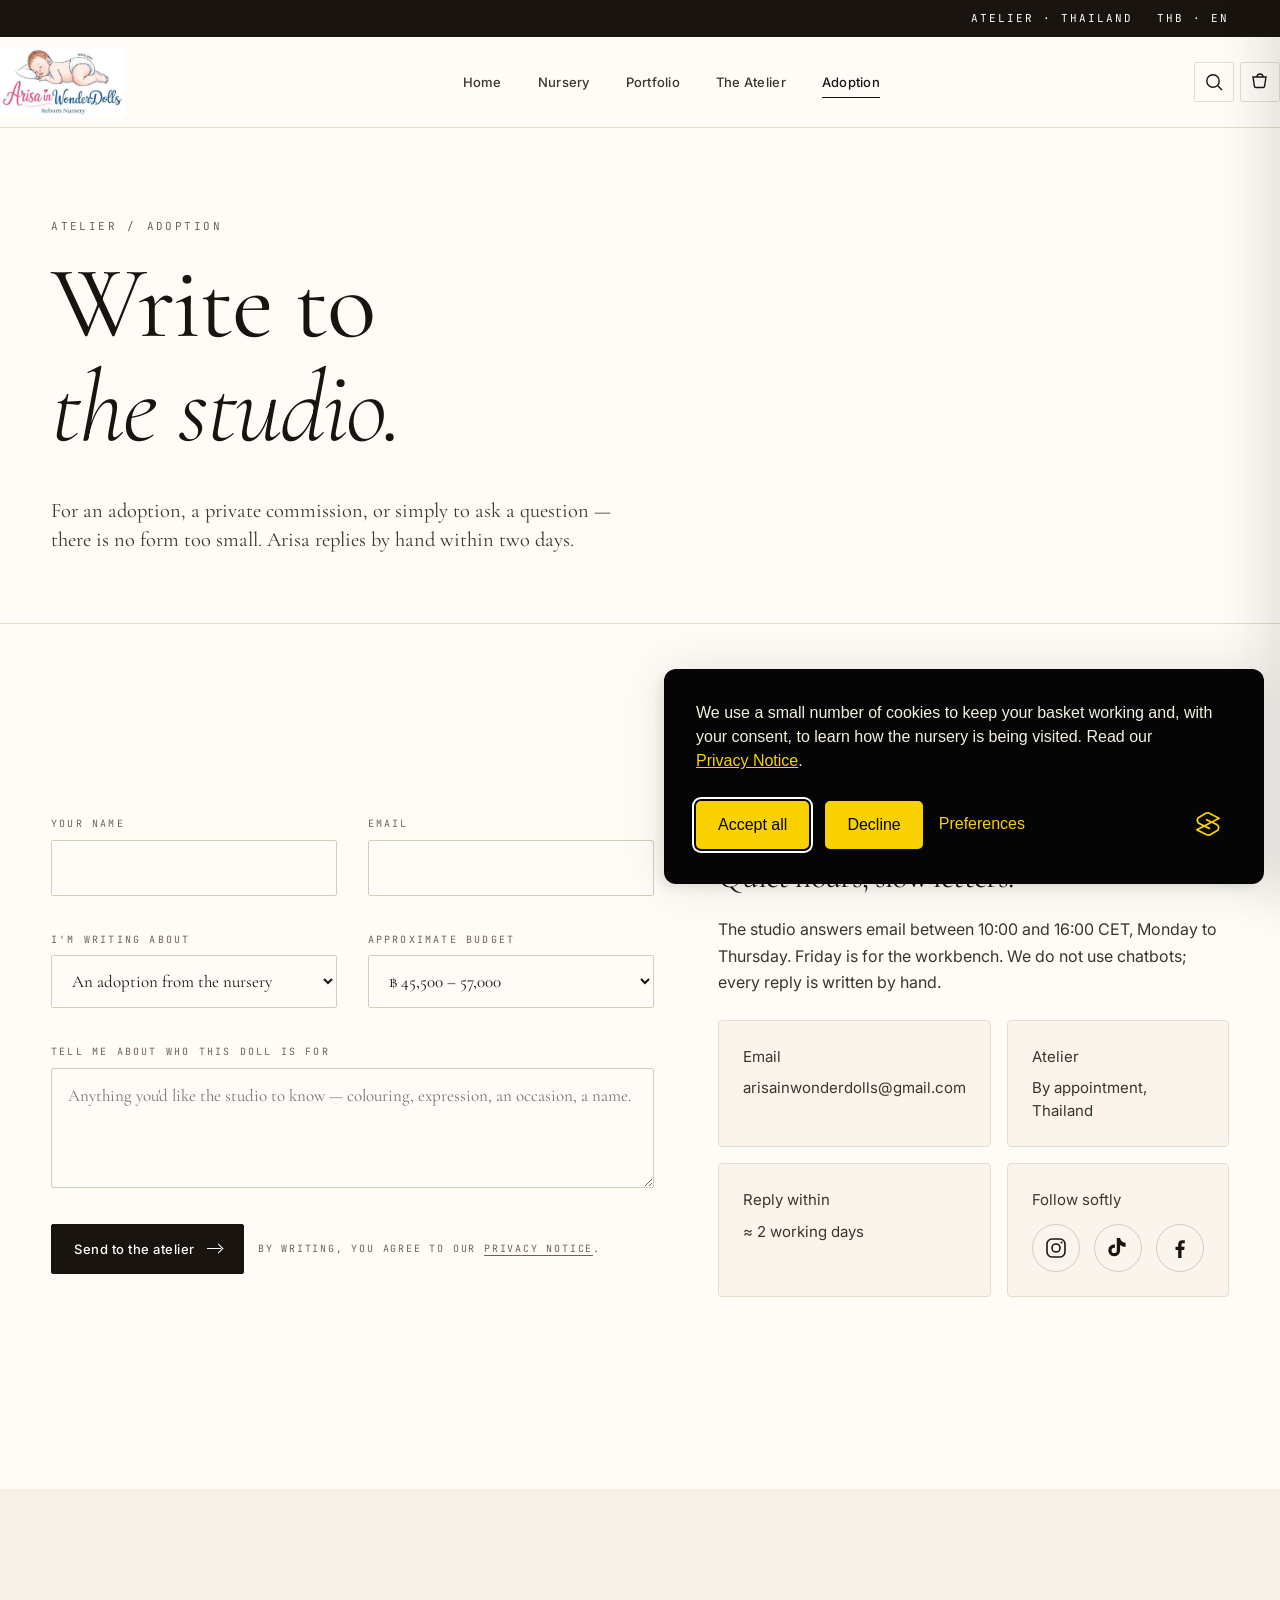
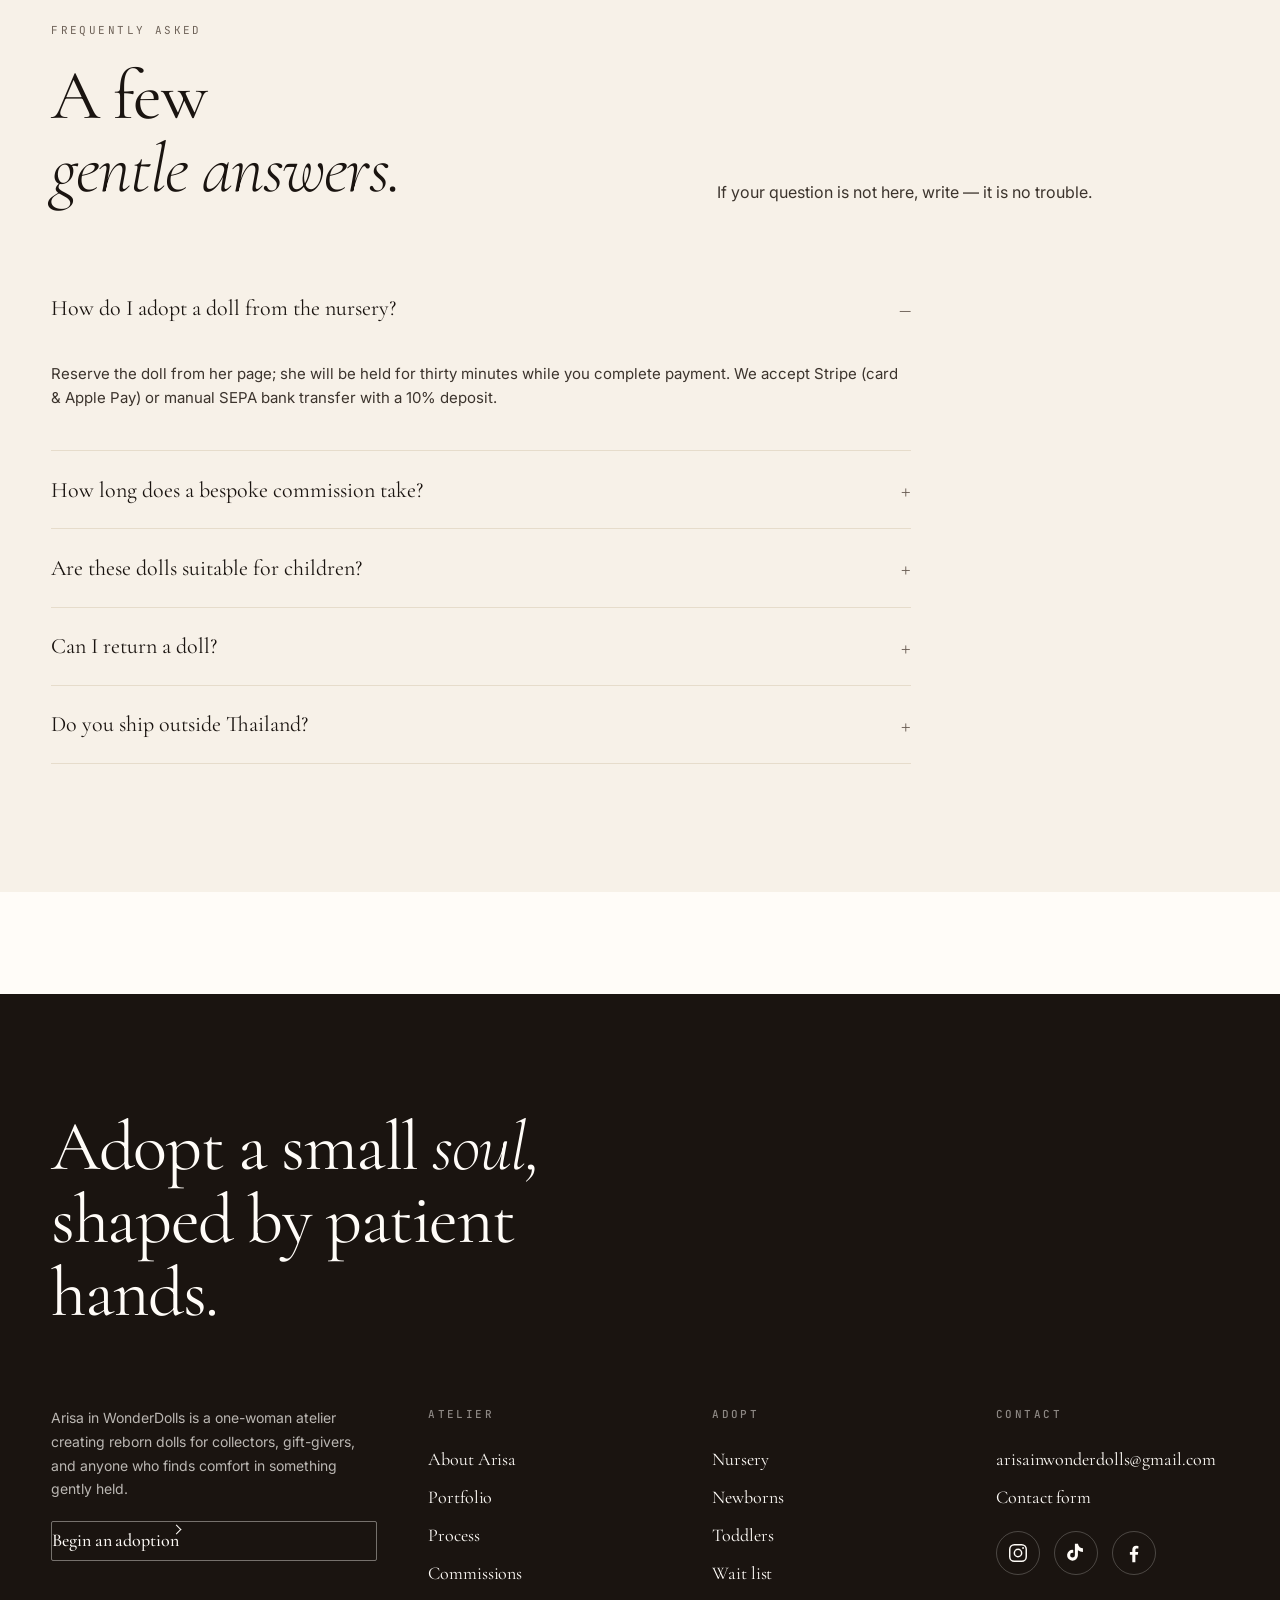
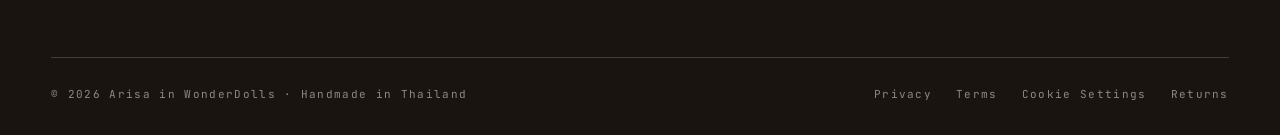
<file: contact.html>
﻿<!doctype html>
<html lang="en">
<head>
<meta charset="utf-8" />
<meta name="viewport" content="width=device-width, initial-scale=1, viewport-fit=cover" />
<title>Adoption &amp; Contact · Arisa in WonderDolls</title>
<meta name="description" content="Begin an adoption, ask about a commission, or simply write to the atelier. We reply by hand within two days." />
<meta name="theme-color" content="#FFFCF8" />
<link rel="icon" href="assets/favicon.svg" type="image/svg+xml" />
<link rel="alternate icon" href="assets/img/logo.jpg?v=2" type="image/jpeg" />
<link rel="apple-touch-icon" href="assets/img/logo.jpg?v=2" />
<link rel="canonical" href="https://arisainwonderdolls.com/contact.html" />
<link rel="stylesheet" href="assets/css/styles.css?v=3" />
<!-- Google Consent Mode V2 — default deny; updated by Silktide consent manager -->
<script>
window.dataLayer = window.dataLayer || [];
function gtag(){dataLayer.push(arguments);}
gtag('consent', 'default', {
  analytics_storage: 'denied',
  ad_storage: 'denied',
  ad_user_data: 'denied',
  ad_personalization: 'denied',
  wait_for_update: 500
});
</script>
<!-- TODO: replace G-XXXXXXXXXX with Arisa's GA4 measurement ID when available -->
<!--
<script async src="https://www.googletagmanager.com/gtag/js?id=G-XXXXXXXXXX"></script>
<script>gtag('js', new Date());gtag('config', 'G-XXXXXXXXXX');</script>
-->
</head>
<body data-screen-label="05 Contact">

<div class="topbar"><div class="container topbar-inner"><div class="marquee" aria-hidden="true"><span>Worldwide insured shipping &nbsp;·&nbsp; Each doll is one-of-one &nbsp;·&nbsp; Adoption certificate included &nbsp;·&nbsp; Hand-painted in Genesis heat-set &nbsp;·&nbsp; Worldwide insured shipping &nbsp;·&nbsp;</span></div><div class="meta"><span>Atelier · Thailand</span><span>THB · EN</span></div></div></div>

<header class="site-header">
  <div class="container nav">
    <a class="brand" href="index.html" aria-label="Arisa in WonderDolls — home"><img class="brand-logo" src="assets/img/logo.jpg?v=2" alt="Arisa in WonderDolls — Reborn Nursery" width="125" height="70" /></a>
    <nav class="nav-links" aria-label="Primary">
      <a href="index.html">Home</a>
      <a href="shop.html">Nursery</a>
      <a href="gallery.html">Portfolio</a>
      <a href="about.html">The Atelier</a>
      <a href="contact.html" aria-current="page">Adoption</a>
    </nav>
    <div class="nav-tools">
      <button class="icon-btn hide-desktop menu-btn" data-menu-open aria-label="Open menu"><svg width="18" height="12" viewBox="0 0 18 12" fill="none"><path d="M0 1h18M0 6h18M0 11h12" stroke="currentColor" stroke-width="1.4"/></svg></button>
      <button class="icon-btn" aria-label="Search"><svg width="18" height="18" viewBox="0 0 18 18" fill="none"><circle cx="8" cy="8" r="6.2" stroke="currentColor" stroke-width="1.4"/><path d="M13 13l4 4" stroke="currentColor" stroke-width="1.4"/></svg></button>
      <button class="icon-btn" data-open-cart aria-label="Open basket"><svg width="18" height="18" viewBox="0 0 18 18" fill="none"><path d="M2 4h13l-1.4 9.2a1.5 1.5 0 0 1-1.5 1.3H4.9a1.5 1.5 0 0 1-1.5-1.3L2 4z" stroke="currentColor" stroke-width="1.4"/><path d="M6 4a3 3 0 1 1 6 0" stroke="currentColor" stroke-width="1.4"/></svg><span class="count" data-cart-count style="display:none">0</span></button>
    </div>
  </div>
</header>

<div class="mobile-menu" aria-hidden="true">
  <div class="mobile-menu-head"><span class="brand"><img class="brand-logo" src="assets/img/logo.jpg?v=2" alt="Arisa in WonderDolls" width="100" height="56" /></span><button class="icon-btn" data-menu-close aria-label="Close menu"><svg width="16" height="16" viewBox="0 0 16 16" fill="none"><path d="M2 2l12 12M14 2L2 14" stroke="currentColor" stroke-width="1.4"/></svg></button></div>
  <nav><a href="index.html"><span class="num">01</span>Home</a><a href="shop.html"><span class="num">02</span>Nursery</a><a href="gallery.html"><span class="num">03</span>Portfolio</a><a href="about.html"><span class="num">04</span>The Atelier</a><a href="contact.html"><span class="num">05</span>Adoption</a></nav>
</div>

<section class="page-header">
  <div class="container">
    <div class="crumbs"><a href="index.html">Atelier</a><span>/</span><span>Adoption</span></div>
    <h1 class="display-xl">Write to <br /><span class="italic" style="color:var(--rose-deep);">the studio.</span></h1>
    <p class="lede mt-l">For an adoption, a private commission, or simply to ask a question — there is no form too small. Arisa replies by hand within two days.</p>
  </div>
</section>

<section class="section">
  <div class="container">
    <div class="contact-grid">
      <form class="reveal" onsubmit="event.preventDefault(); this.querySelector('button[type=submit]').textContent='Sent — thank you'; setTimeout(()=>{this.reset(); this.querySelector('button[type=submit]').innerHTML='Send to the atelier <span class=\'arrow\'></span>';}, 3000);">
        <div class="grid grid-2">
          <div class="field"><label for="c-name">Your name</label><input id="c-name" type="text" required /></div>
          <div class="field"><label for="c-email">Email</label><input id="c-email" type="email" required /></div>
        </div>
        <div class="grid grid-2 mt-l">
          <div class="field">
            <label for="c-subject">I'm writing about</label>
            <select id="c-subject">
              <option>An adoption from the nursery</option>
              <option>A bespoke commission</option>
              <option>The wait list</option>
              <option>Press &amp; collaborations</option>
              <option>Something else</option>
            </select>
          </div>
          <div class="field">
            <label for="c-budget">Approximate budget</label>
            <select id="c-budget">
              <option>฿ 45,500 – 57,000</option>
              <option>฿ 57,000 – 68,500</option>
              <option>฿ 68,500 – 95,000</option>
              <option>Bespoke / not sure</option>
            </select>
          </div>
        </div>
        <div class="field mt-l">
          <label for="c-msg">Tell me about who this doll is for</label>
          <textarea id="c-msg" placeholder="Anything you'd like the studio to know — colouring, expression, an occasion, a name."></textarea>
        </div>
        <div class="mt-l" style="display:flex; gap:14px; align-items:center; flex-wrap:wrap;">
          <button class="btn btn-primary" type="submit">Send to the atelier <span class="arrow"></span></button>
          <span class="muted" style="font-family:var(--mono); font-size:10px; letter-spacing:.18em; text-transform:uppercase;">By writing, you agree to our <a href="privacy.html" style="border-bottom:1px solid currentColor;">privacy notice</a>.</span>
        </div>
      </form>

      <aside class="reveal">
        <div class="eyebrow mb-m">Or write directly</div>
        <h2 class="display-s">Quiet hours, slow letters.</h2>
        <p class="body-l mt-m">The studio answers email between 10:00 and 16:00 CET, Monday to Thursday. Friday is for the workbench. We do not use chatbots; every reply is written by hand.</p>

        <div class="contact-cards">
          <div class="contact-card">
            <div class="k">Email</div>
            <div class="v"><a href="mailto:arisainwonderdolls@gmail.com">arisainwonderdolls@gmail.com</a></div>
          </div>
          <div class="contact-card">
            <div class="k">Atelier</div>
            <div class="v">By appointment, Thailand</div>
          </div>
          <div class="contact-card">
            <div class="k">Reply within</div>
            <div class="v">≈ 2 working days</div>
          </div>
          <div class="contact-card">
            <div class="k">Follow softly</div>
            <div class="v"><div class="social-icons"><a href="https://www.instagram.com/arisa_in_wonderdolls" target="_blank" rel="noopener noreferrer" aria-label="Instagram"><svg viewBox="0 0 24 24" fill="none" stroke="currentColor" stroke-width="1.6" stroke-linecap="round" stroke-linejoin="round" aria-hidden="true"><rect x="3" y="3" width="18" height="18" rx="5"/><circle cx="12" cy="12" r="4"/><circle cx="17.5" cy="6.5" r="1" fill="currentColor" stroke="none"/></svg></a><a href="https://www.tiktok.com/@arisareborndollnersury" target="_blank" rel="noopener noreferrer" aria-label="TikTok"><svg viewBox="0 0 24 24" fill="currentColor" aria-hidden="true"><path d="M19.6 6.8a5.7 5.7 0 0 1-3.5-1.2 5.7 5.7 0 0 1-2-3.6h-3.3v12.4a2.6 2.6 0 1 1-2.6-2.6c.27 0 .54.04.78.12V8.6a5.9 5.9 0 1 0 5.1 5.85V9.1a8.9 8.9 0 0 0 5.5 1.85V7.6c-.01 0-.01-.8 0-.8z"/></svg></a><a href="https://www.facebook.com/share/1AxGdXgPge/" target="_blank" rel="noopener noreferrer" aria-label="Facebook"><svg viewBox="0 0 24 24" fill="currentColor" aria-hidden="true"><path d="M13.5 22v-8h2.7l.4-3.2h-3.1V8.7c0-.93.26-1.56 1.6-1.56h1.7V4.27a23 23 0 0 0-2.5-.13c-2.46 0-4.15 1.5-4.15 4.26V10.8H7.5V14h2.65v8h3.35z"/></svg></a></div></div>
          </div>
        </div>
      </aside>
    </div>
  </div>
</section>

<section class="section bg-paper">
  <div class="container">
    <div class="section-head">
      <div><div class="eyebrow mb-m">Frequently asked</div><h2 class="display-l">A few <br /><span class="italic">gentle answers.</span></h2></div>
      <div class="right"><p class="body-l">If your question is not here, write — it is no trouble.</p></div>
    </div>
    <div class="accordion" style="max-width: 860px;">
      <details open>
        <summary>How do I adopt a doll from the nursery?</summary>
        <p>Reserve the doll from her page; she will be held for thirty minutes while you complete payment. We accept Stripe (card &amp; Apple Pay) or manual SEPA bank transfer with a 10% deposit.</p>
      </details>
      <details>
        <summary>How long does a bespoke commission take?</summary>
        <p>Between eight and twelve weeks from confirmation, depending on the studio queue. You will receive painting-stage photographs at three milestones along the way.</p>
      </details>
      <details>
        <summary>Are these dolls suitable for children?</summary>
        <p>Reborn dolls are collectors' pieces and best enjoyed by older children with adult guidance. They are not toys and are not suitable for under-fives.</p>
      </details>
      <details>
        <summary>Can I return a doll?</summary>
        <p>Yes — within 14 days of arrival, in original condition. Bespoke commissions are non-returnable, but lifetime gentle restoration is included.</p>
      </details>
      <details>
        <summary>Do you ship outside Thailand?</summary>
        <p>Yes, worldwide, with full insurance and tracking. Domestic Thai shipping is included; international shipping is calculated transparently at checkout.</p>
      </details>
    </div>
  </div>
</section>

<footer class="site-footer">
  <div class="container">
    <h2 class="display-l" style="max-width: 18ch;">Adopt a small <span class="italic">soul,</span> shaped by patient hands.</h2>
    <div class="footer-grid">
      <div><p style="max-width: 36ch;">Arisa in WonderDolls is a one-woman atelier creating reborn dolls for collectors, gift-givers, and anyone who finds comfort in something gently held.</p><a class="btn btn-soft mt-m" href="contact.html" style="background:transparent; color:var(--porcelain); border-color:rgba(255,252,248,.4);">Begin an adoption <span class="arrow"></span></a></div>
      <div><h4>Atelier</h4><a href="about.html">About Arisa</a><a href="gallery.html">Portfolio</a><a href="shop.html">Process</a><a href="contact.html">Commissions</a></div>
      <div><h4>Adopt</h4><a href="shop.html">Nursery</a><a href="shop.html">Newborns</a><a href="shop.html">Toddlers</a><a href="contact.html">Wait list</a></div>
      <div><h4>Contact</h4><a href="mailto:arisainwonderdolls@gmail.com">arisainwonderdolls@gmail.com</a><a href="contact.html">Contact form</a><div class="social-icons"><a href="https://www.instagram.com/arisa_in_wonderdolls" target="_blank" rel="noopener noreferrer" aria-label="Instagram"><svg viewBox="0 0 24 24" fill="none" stroke="currentColor" stroke-width="1.6" stroke-linecap="round" stroke-linejoin="round" aria-hidden="true"><rect x="3" y="3" width="18" height="18" rx="5"/><circle cx="12" cy="12" r="4"/><circle cx="17.5" cy="6.5" r="1" fill="currentColor" stroke="none"/></svg></a><a href="https://www.tiktok.com/@arisareborndollnersury" target="_blank" rel="noopener noreferrer" aria-label="TikTok"><svg viewBox="0 0 24 24" fill="currentColor" aria-hidden="true"><path d="M19.6 6.8a5.7 5.7 0 0 1-3.5-1.2 5.7 5.7 0 0 1-2-3.6h-3.3v12.4a2.6 2.6 0 1 1-2.6-2.6c.27 0 .54.04.78.12V8.6a5.9 5.9 0 1 0 5.1 5.85V9.1a8.9 8.9 0 0 0 5.5 1.85V7.6c-.01 0-.01-.8 0-.8z"/></svg></a><a href="https://www.facebook.com/share/1AxGdXgPge/" target="_blank" rel="noopener noreferrer" aria-label="Facebook"><svg viewBox="0 0 24 24" fill="currentColor" aria-hidden="true"><path d="M13.5 22v-8h2.7l.4-3.2h-3.1V8.7c0-.93.26-1.56 1.6-1.56h1.7V4.27a23 23 0 0 0-2.5-.13c-2.46 0-4.15 1.5-4.15 4.26V10.8H7.5V14h2.65v8h3.35z"/></svg></a></div></div>
    </div>
    <div class="footer-bar"><span>© <span data-year>2026</span> Arisa in WonderDolls · Handmade in Thailand</span><span style="display:inline-flex; gap:24px;"><a href="privacy.html">Privacy</a><a href="terms.html">Terms</a><a href="#" data-cookie-settings>Cookie Settings</a><a href="contact.html">Returns</a></span></div>
  </div>
</footer>

<div class="cart-overlay" data-cart-overlay data-close-cart></div>
<aside class="cart-drawer" data-cart-drawer aria-label="Basket">
  <div class="cart-head"><h3>Your basket</h3><button class="icon-btn" data-close-cart aria-label="Close basket"><svg width="14" height="14" viewBox="0 0 14 14" fill="none"><path d="M1 1l12 12M13 1L1 13" stroke="currentColor" stroke-width="1.4"/></svg></button></div>
  <div class="cart-body" data-cart-body></div>
  <div class="cart-foot"><div class="row"><span style="font-family:var(--mono); font-size:11px; letter-spacing:.18em; text-transform:uppercase; color:var(--ink-3);">Subtotal</span><span class="total" data-cart-total>฿ 0</span></div><div class="vat">VAT included · Insured shipping at checkout</div><a class="btn btn-primary" href="contact.html">Continue to adoption <span class="arrow"></span></a><a class="btn btn-soft ghost" href="shop.html">Keep browsing</a></div>
</aside>

<!-- Silktide Consent Manager — deferred to avoid render-blocking -->
<link rel="preload" href="assets/silktide/silktide-consent-manager.css?v=1" as="style" onload="this.onload=null;this.rel='stylesheet'"/>
<noscript><link rel="stylesheet" href="assets/silktide/silktide-consent-manager.css?v=1"/></noscript>
<script defer src="assets/silktide/silktide-consent-manager.js?v=1"></script>
<script defer src="assets/js/consent-init.js?v=1"></script>
<script src="assets/js/main.js" defer></script>
<script src="assets/js/cart.js?v=2" defer></script>
<script src="https://empirra-feedback.vercel.app/widget.js" data-client="fb84dcd8-c461-484a-86a5-8018ec5f7970" defer></script>
<!-- Floating contact buttons -->
<div class="fab-stack" aria-label="Contact options">
  <a class="fab fab--whatsapp" href="https://wa.me/66962026660" target="_blank" rel="noopener noreferrer" aria-label="Contact on WhatsApp">
    <svg viewBox="0 0 24 24" xmlns="http://www.w3.org/2000/svg" aria-hidden="true" focusable="false"><path d="M17.472 14.382c-.297-.149-1.758-.867-2.03-.967-.273-.099-.471-.148-.67.15-.197.297-.767.966-.94 1.164-.173.199-.347.223-.644.075-.297-.15-1.255-.463-2.39-1.475-.883-.788-1.48-1.761-1.653-2.059-.173-.297-.018-.458.13-.606.134-.133.297-.347.446-.52.149-.174.198-.298.298-.497.099-.198.05-.371-.025-.52-.075-.149-.669-1.612-.916-2.207-.242-.579-.487-.5-.669-.51l-.57-.01c-.198 0-.52.074-.792.372-.272.297-1.04 1.016-1.04 2.479 0 1.462 1.065 2.875 1.213 3.074.149.198 2.096 3.2 5.077 4.487.709.306 1.262.489 1.694.625.712.227 1.36.195 1.871.118.571-.085 1.758-.719 2.006-1.413.248-.694.248-1.289.173-1.413-.074-.124-.272-.198-.57-.347m-5.421 7.403h-.004a9.87 9.87 0 0 1-5.031-1.378l-.361-.214-3.741.982.998-3.648-.235-.374a9.86 9.86 0 0 1-1.51-5.26c.001-5.45 4.436-9.884 9.888-9.884 2.64 0 5.122 1.03 6.988 2.898a9.825 9.825 0 0 1 2.893 6.994c-.003 5.45-4.437 9.884-9.885 9.884m8.413-18.297A11.815 11.815 0 0 0 12.05 0C5.495 0 .16 5.335.157 11.892c0 2.096.547 4.142 1.588 5.945L.057 24l6.305-1.654a11.882 11.882 0 0 0 5.683 1.448h.005c6.554 0 11.89-5.335 11.893-11.893A11.821 11.821 0 0 0 20.464 3.488"/></svg>
  </a>
  <a class="fab fab--line" href="https://line.me/ti/p/dumver18" target="_blank" rel="noopener noreferrer" aria-label="Contact on LINE">
    <svg viewBox="0 0 24 24" xmlns="http://www.w3.org/2000/svg" aria-hidden="true" focusable="false"><path d="M19.365 9.863c.349 0 .63.285.63.631 0 .345-.281.63-.63.63H17.61v1.125h1.755c.349 0 .63.283.63.63 0 .344-.281.629-.63.629h-2.386c-.346 0-.627-.285-.627-.629V8.108c0-.345.281-.63.63-.63h2.386c.346 0 .627.285.627.63 0 .349-.281.63-.63.63H17.61v1.125h1.755zm-3.855 3.016c0 .27-.174.51-.432.596-.064.021-.133.031-.199.031-.211 0-.391-.09-.51-.25l-2.443-3.317v2.94c0 .344-.279.629-.631.629-.346 0-.626-.285-.626-.629V8.108c0-.27.173-.51.43-.595.06-.023.135-.033.194-.033.195 0 .375.104.495.254l2.462 3.33V8.108c0-.345.282-.63.63-.63.345 0 .63.285.63.63v4.771zm-5.741 0c0 .344-.282.629-.631.629-.345 0-.627-.285-.627-.629V8.108c0-.345.282-.63.63-.63.346 0 .628.285.628.63v4.771zm-2.466.629H4.917c-.345 0-.63-.285-.63-.629V8.108c0-.345.285-.63.63-.63.348 0 .63.285.63.63v4.141h1.756c.348 0 .629.283.629.63 0 .344-.282.629-.629.629M24 10.314C24 4.943 18.615.572 12 .572S0 4.943 0 10.314c0 4.811 4.27 8.842 10.035 9.608.391.082.923.258 1.058.59.12.301.079.766.038 1.08l-.164 1.02c-.045.301-.24 1.186 1.049.645 1.291-.539 6.916-4.078 9.436-6.975C23.176 14.393 24 12.458 24 10.314"/></svg>
  </a>
</div>
</body>
</html>
</file>
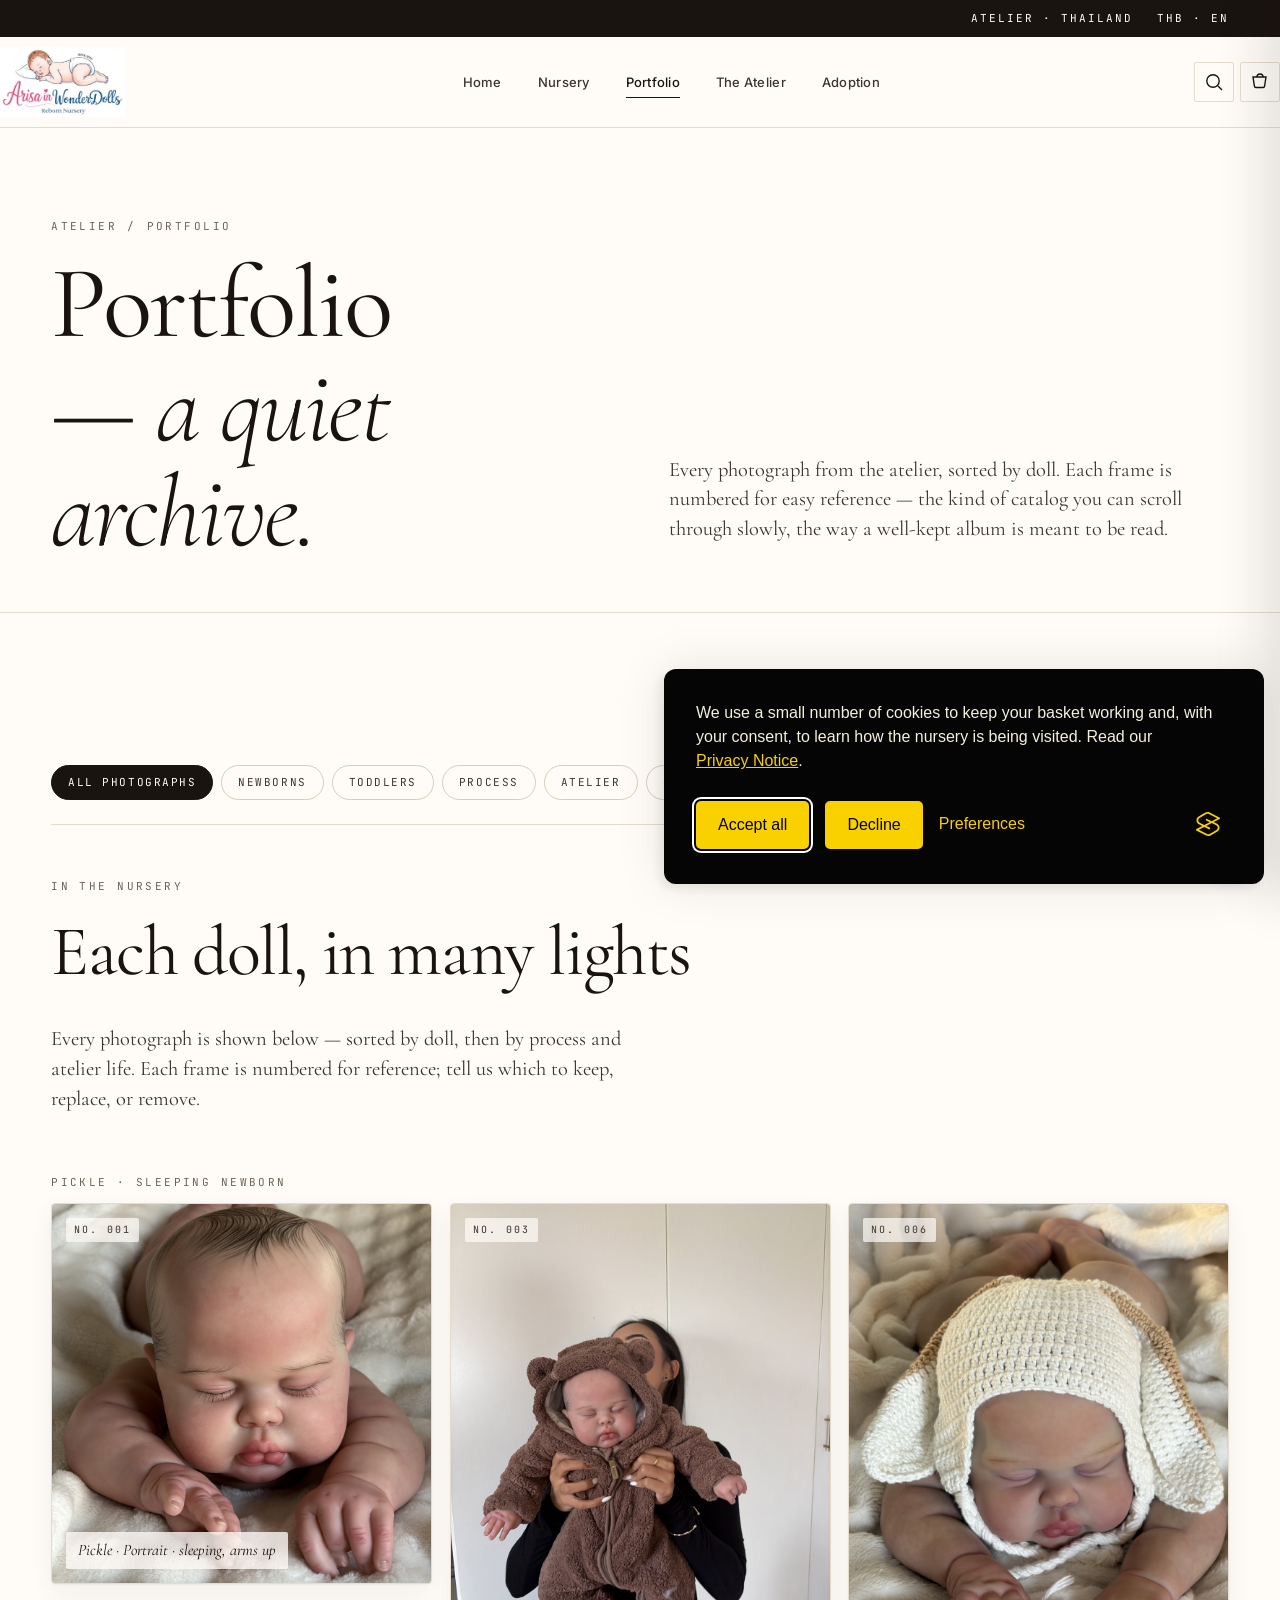
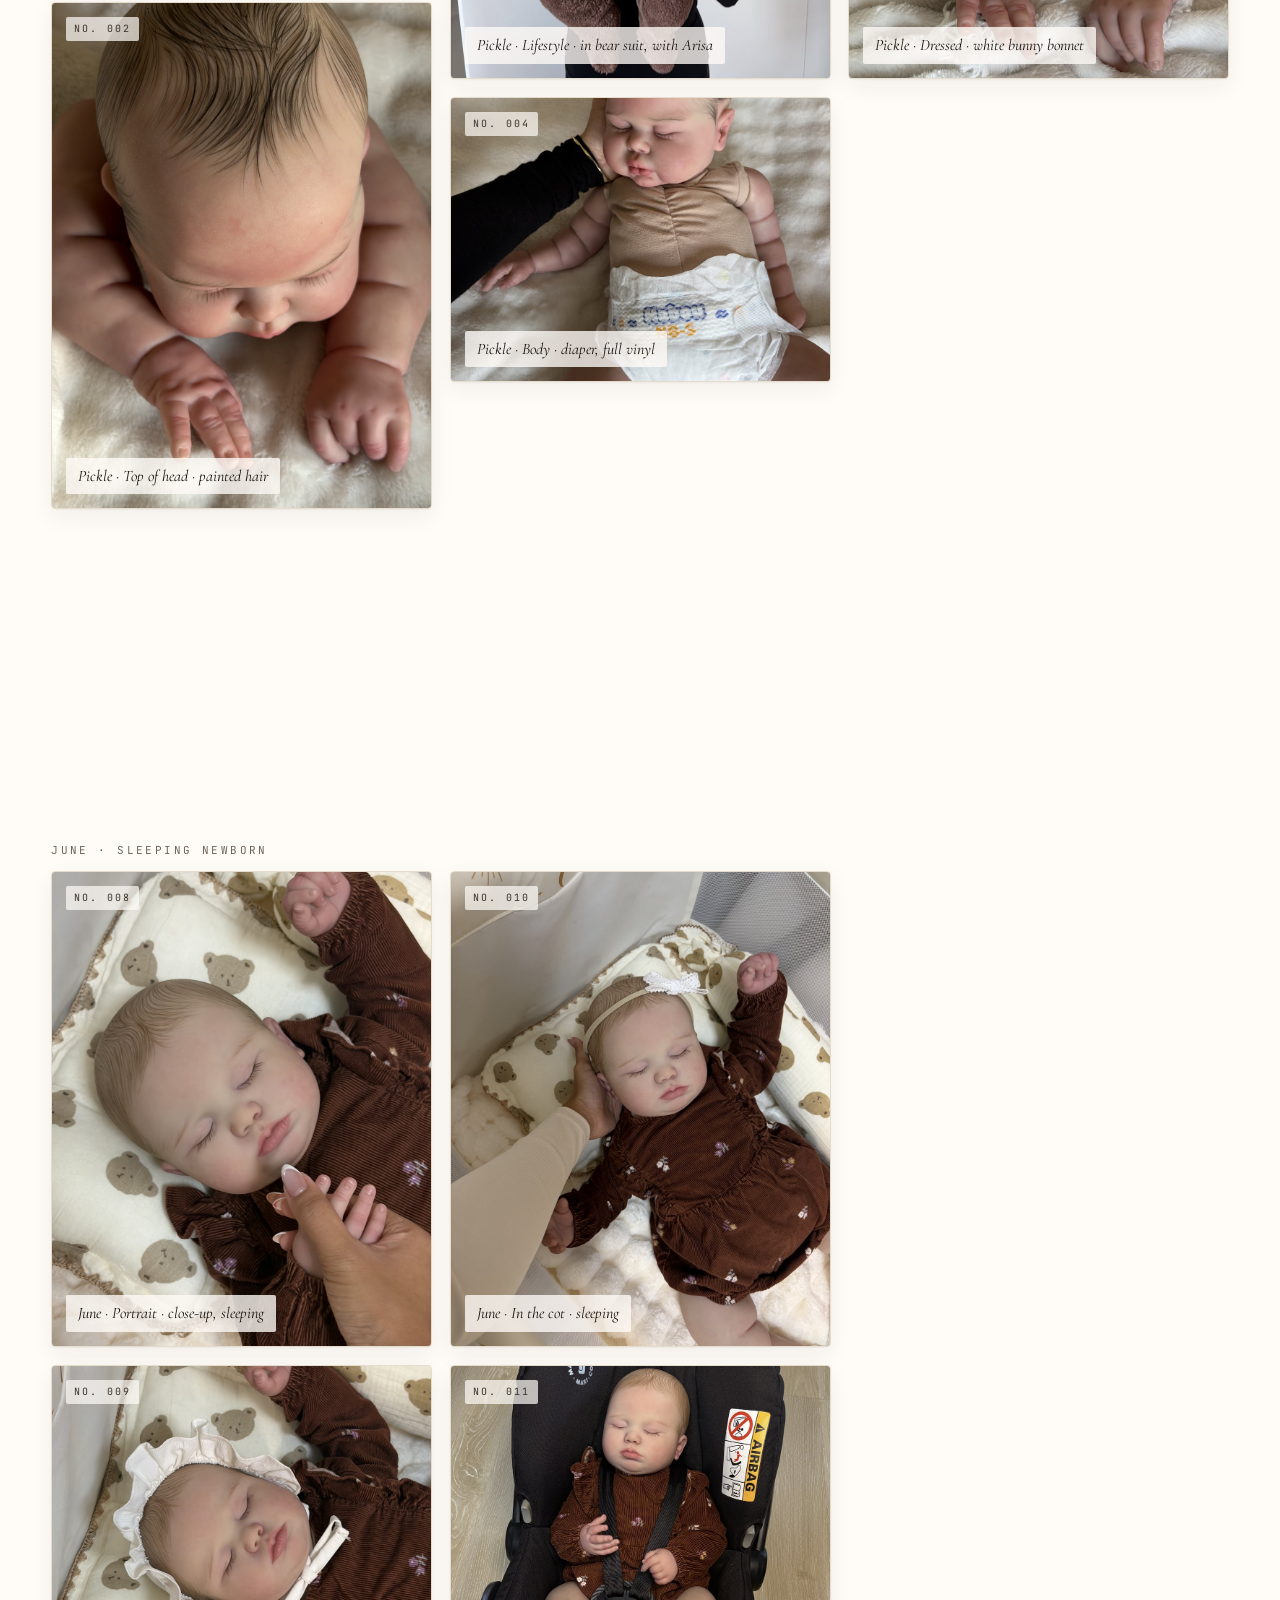
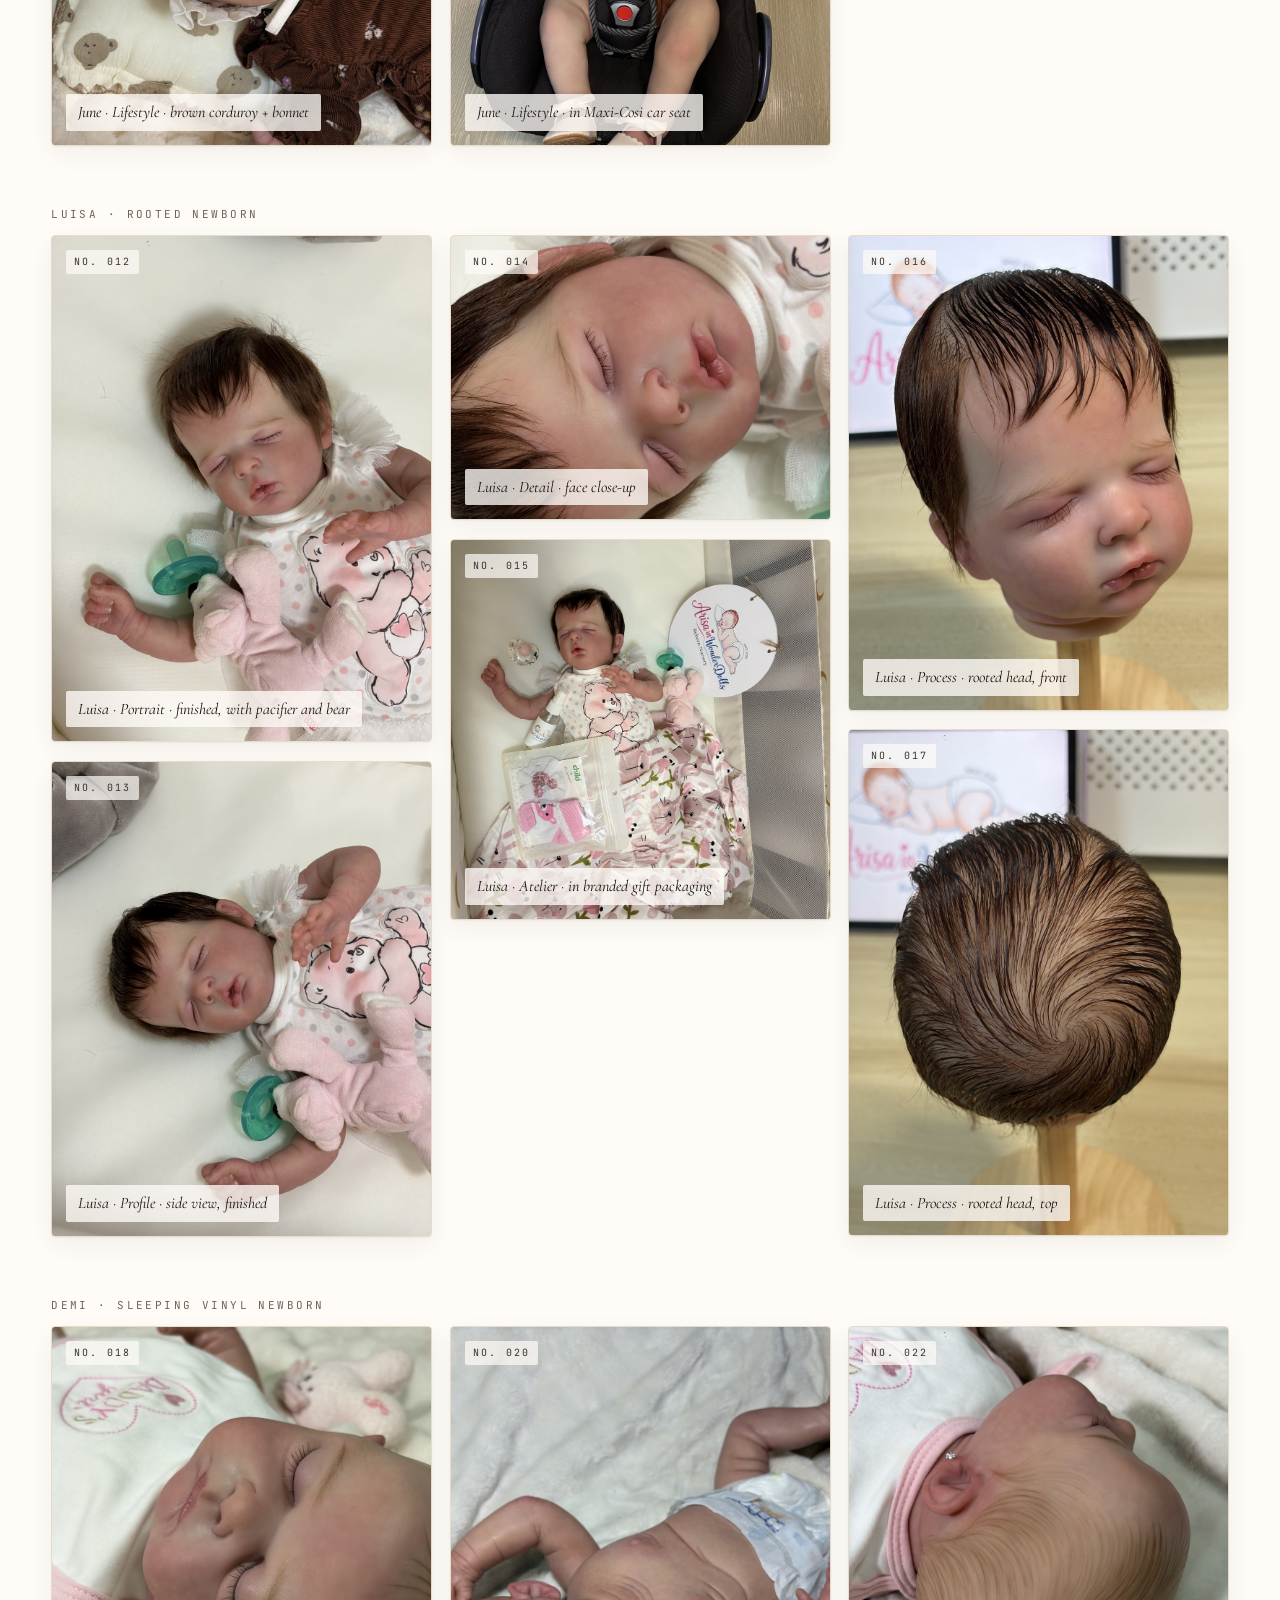
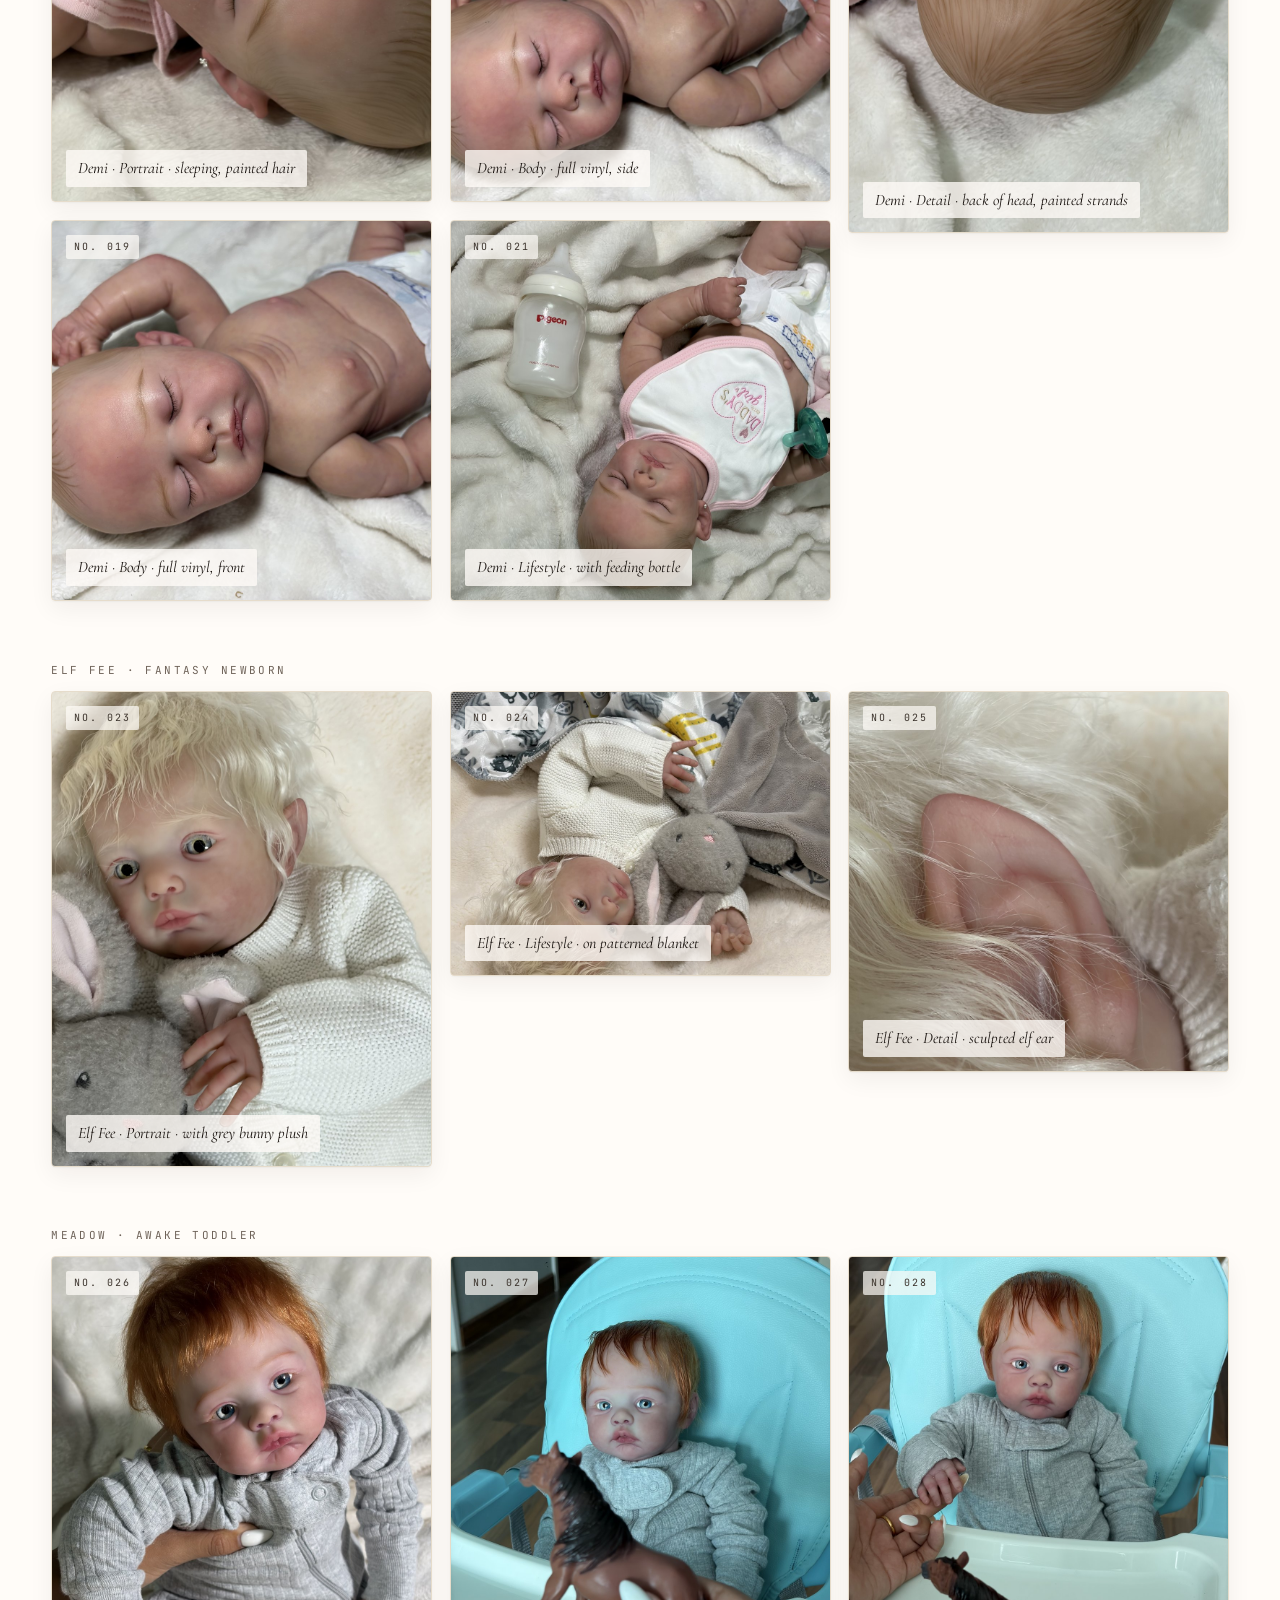
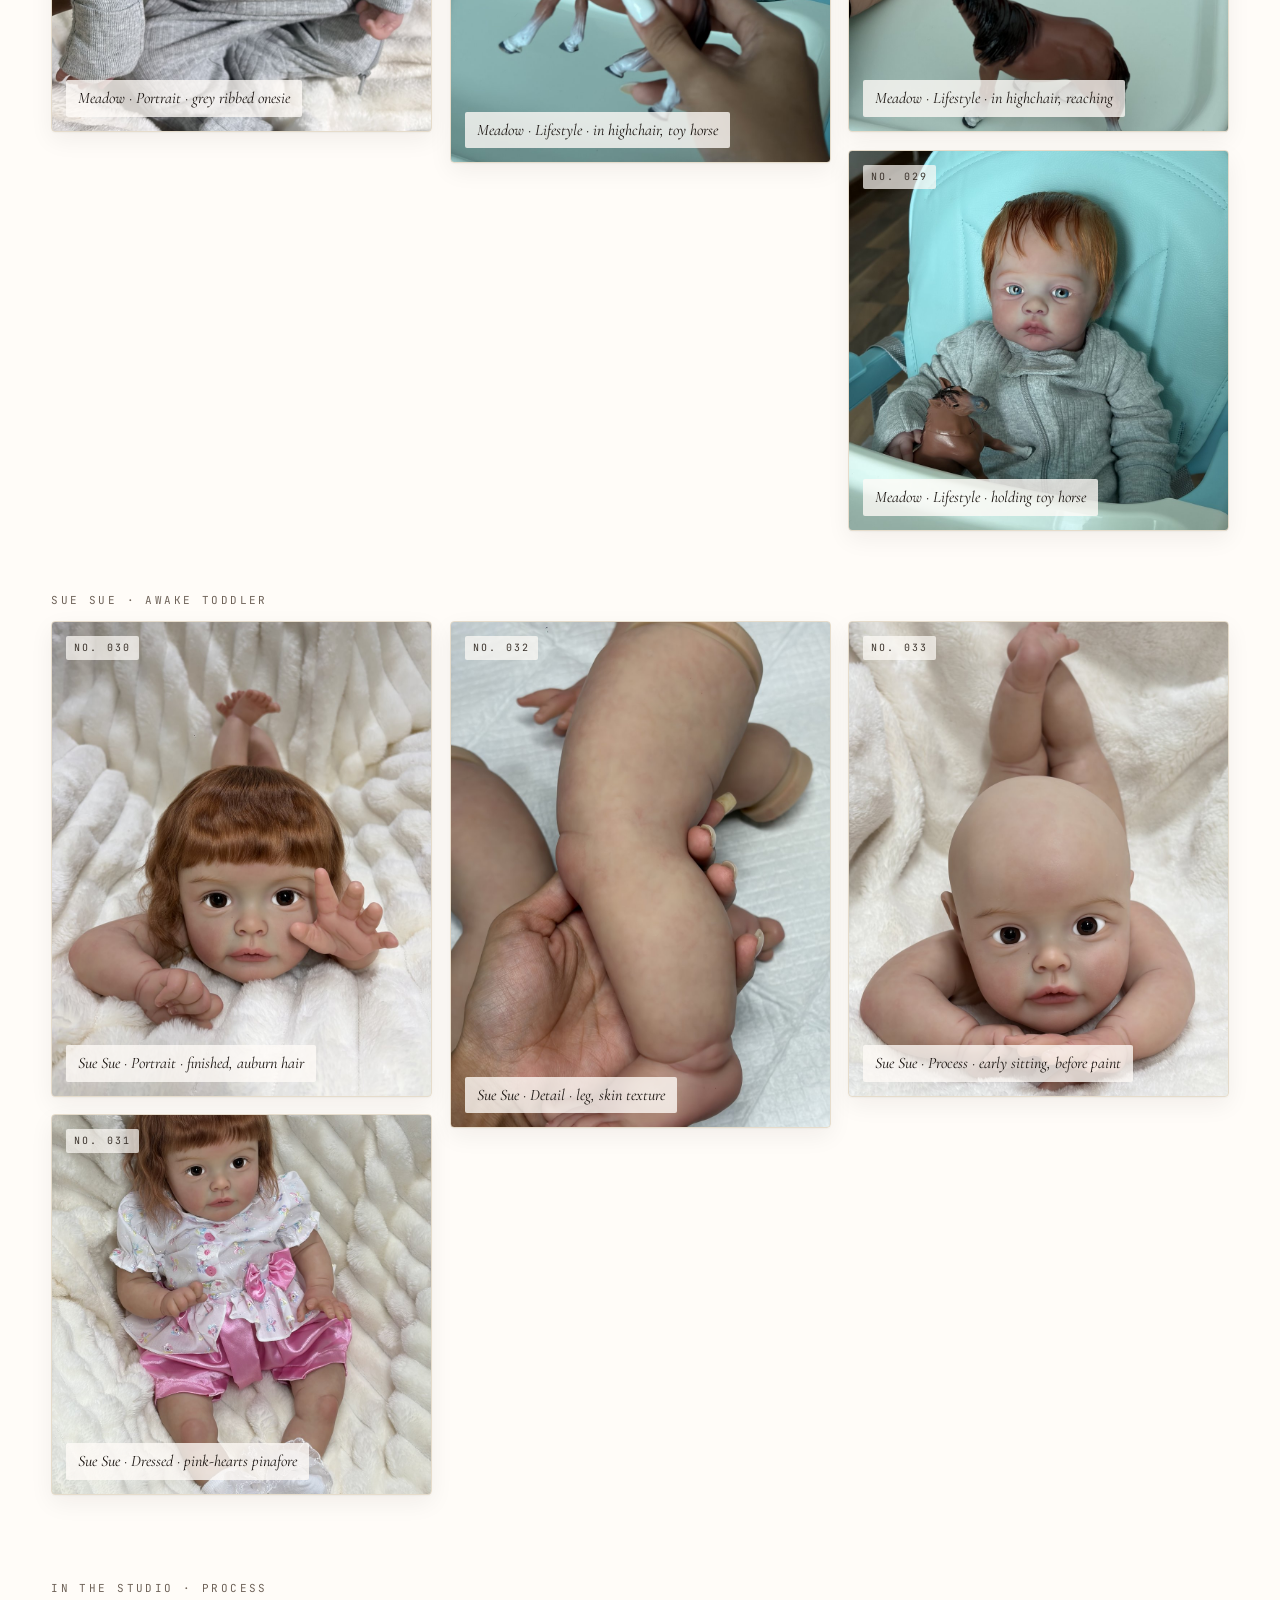
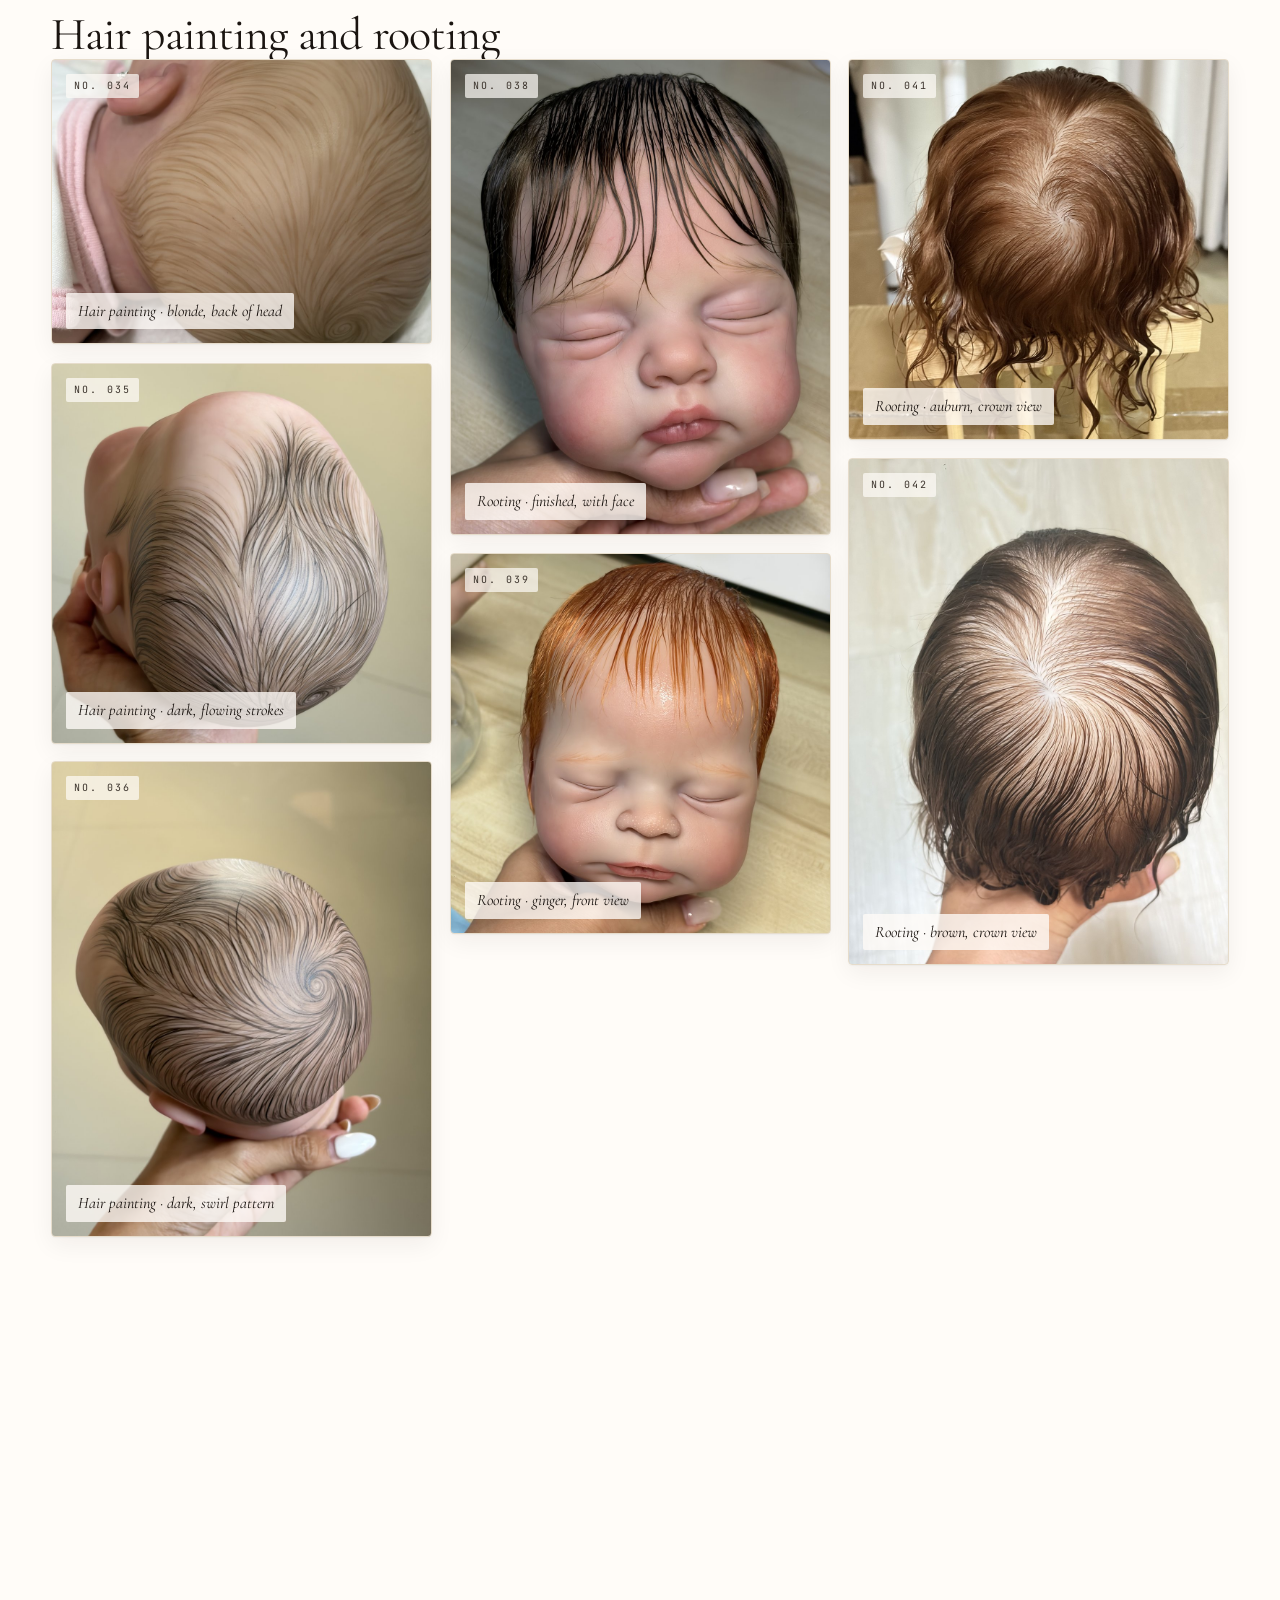
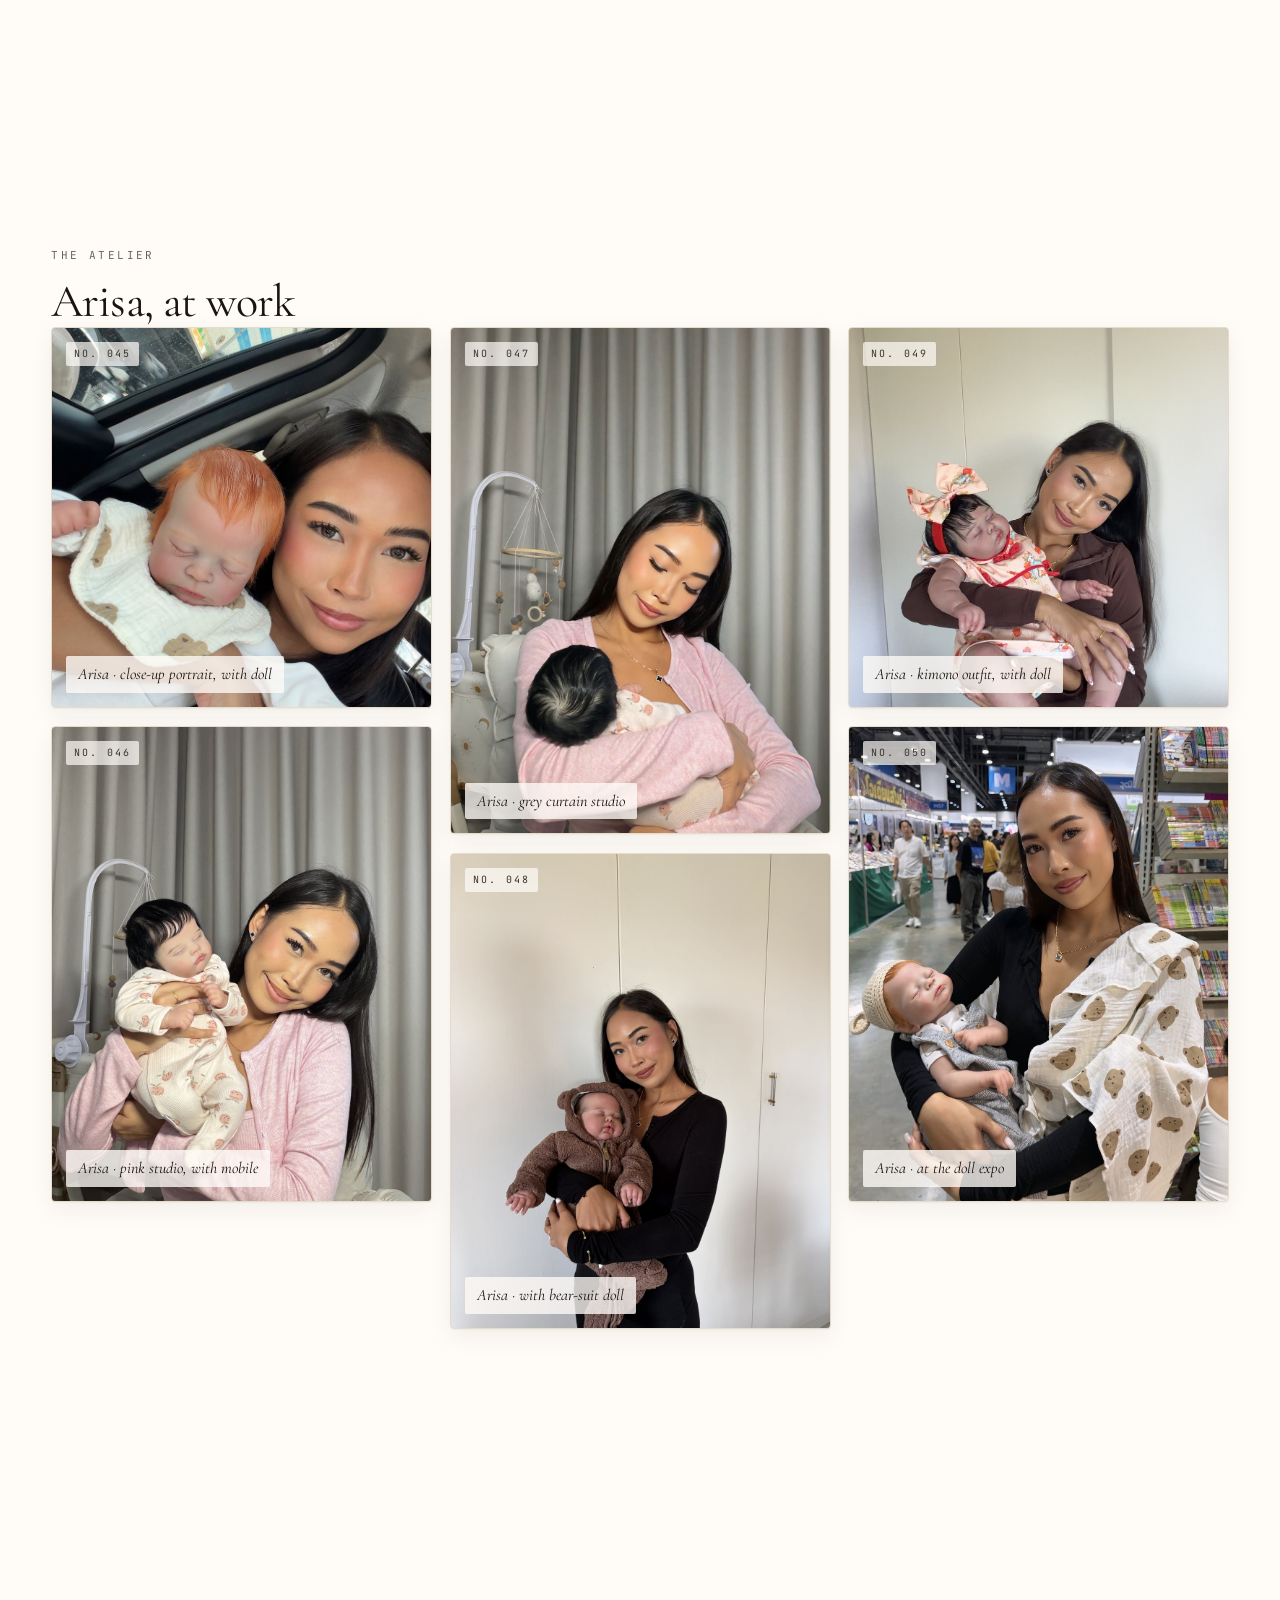
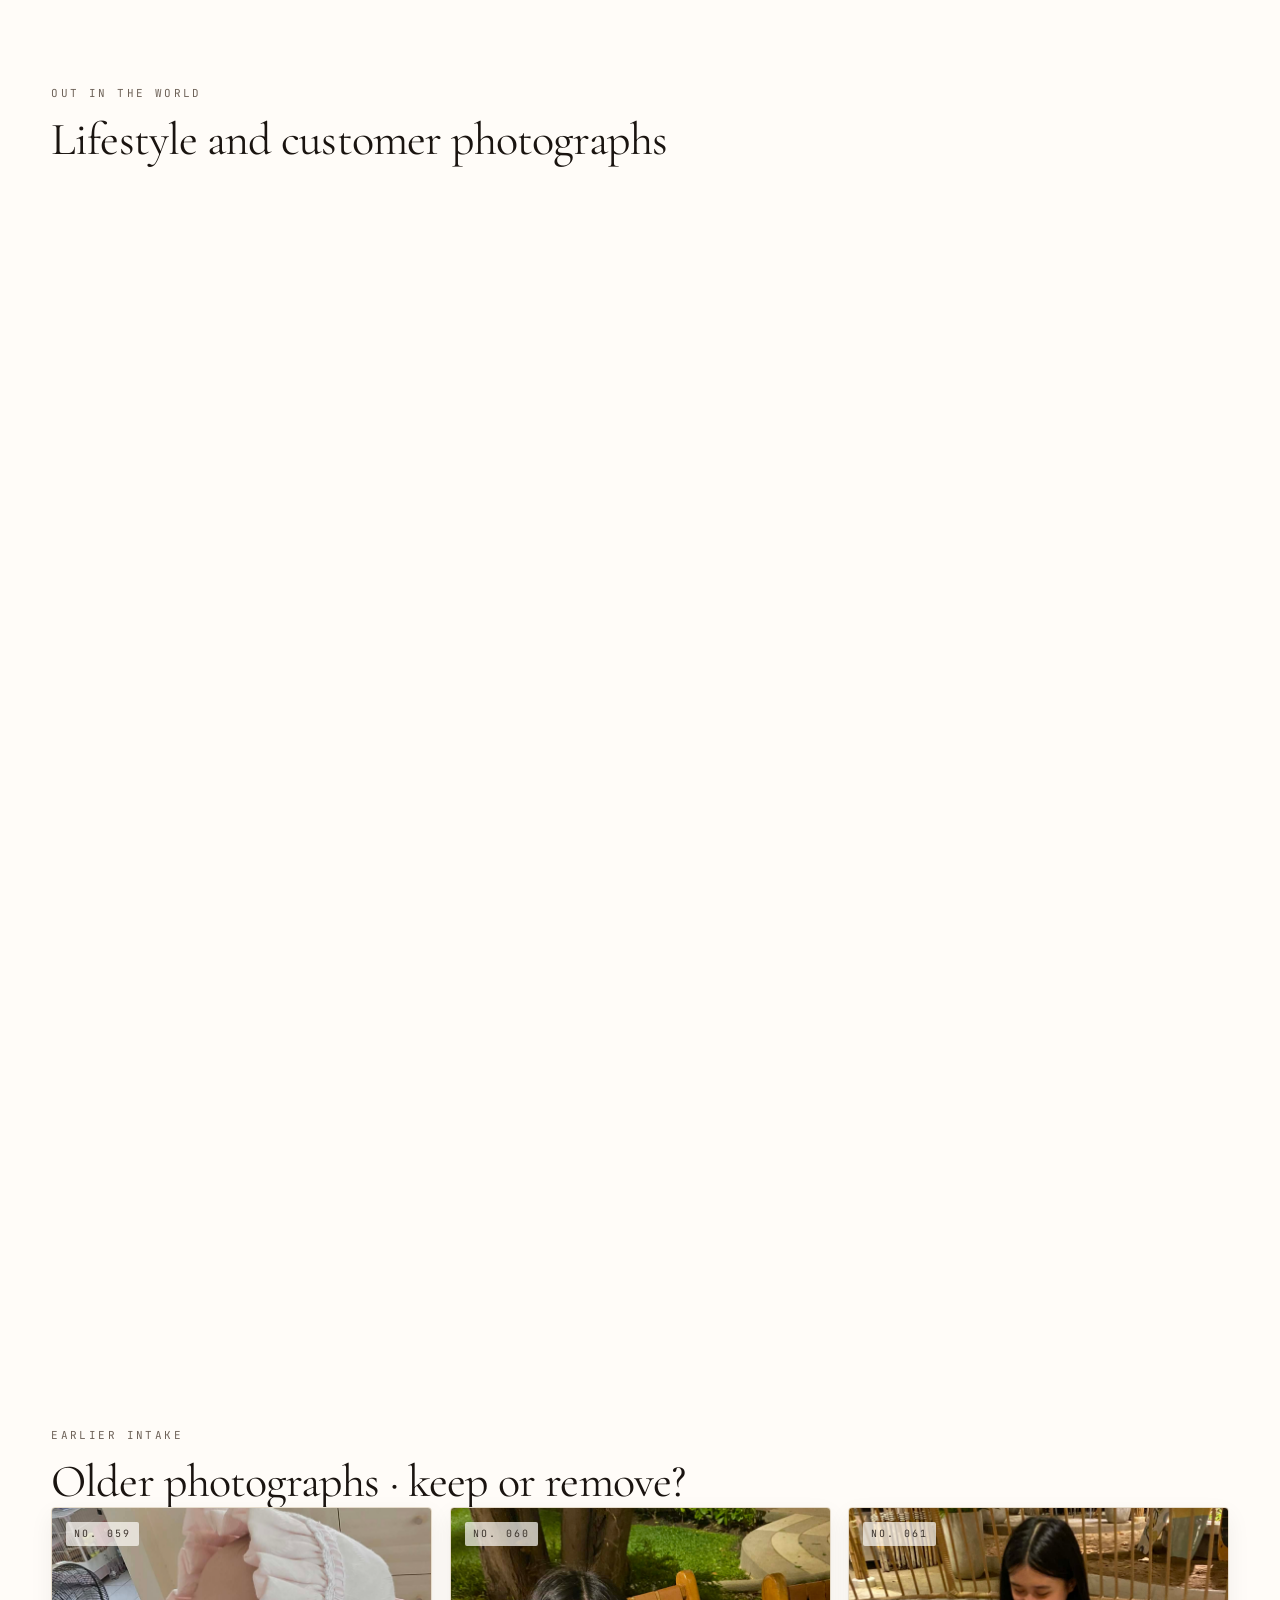
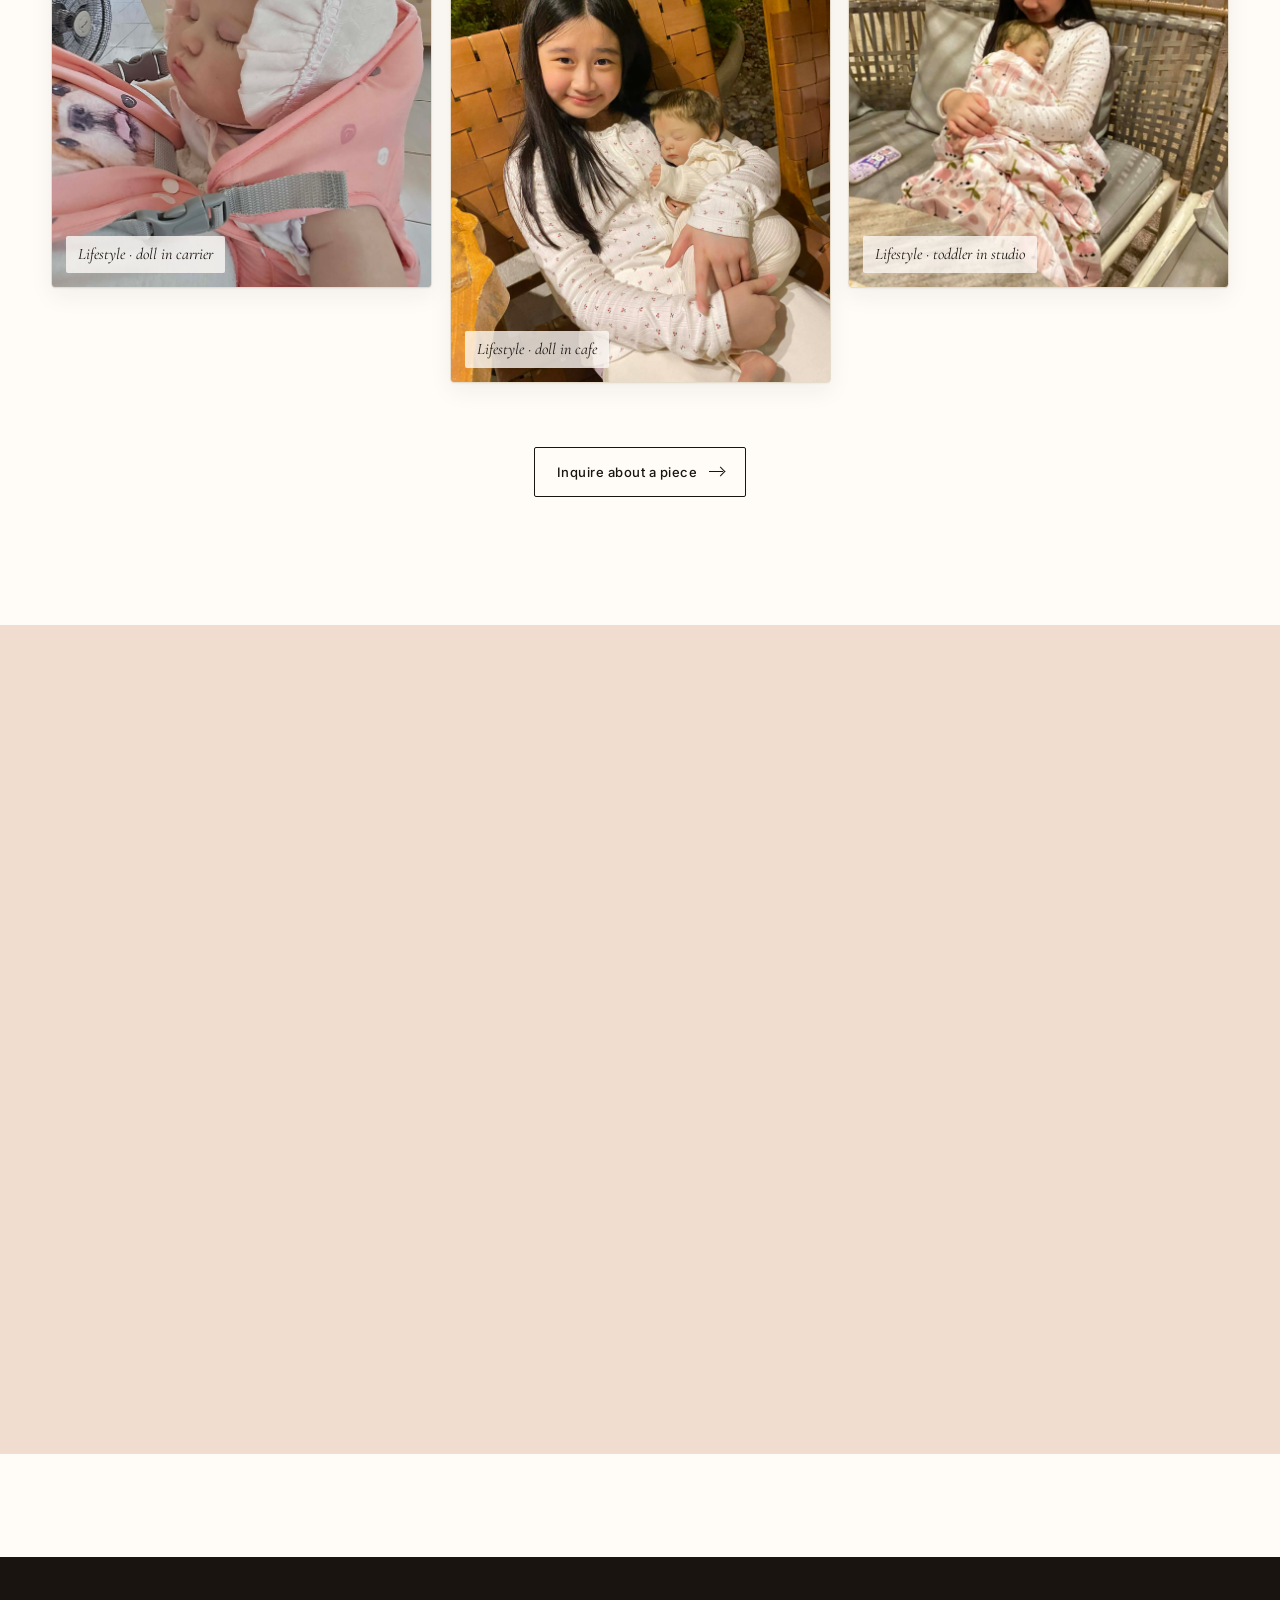
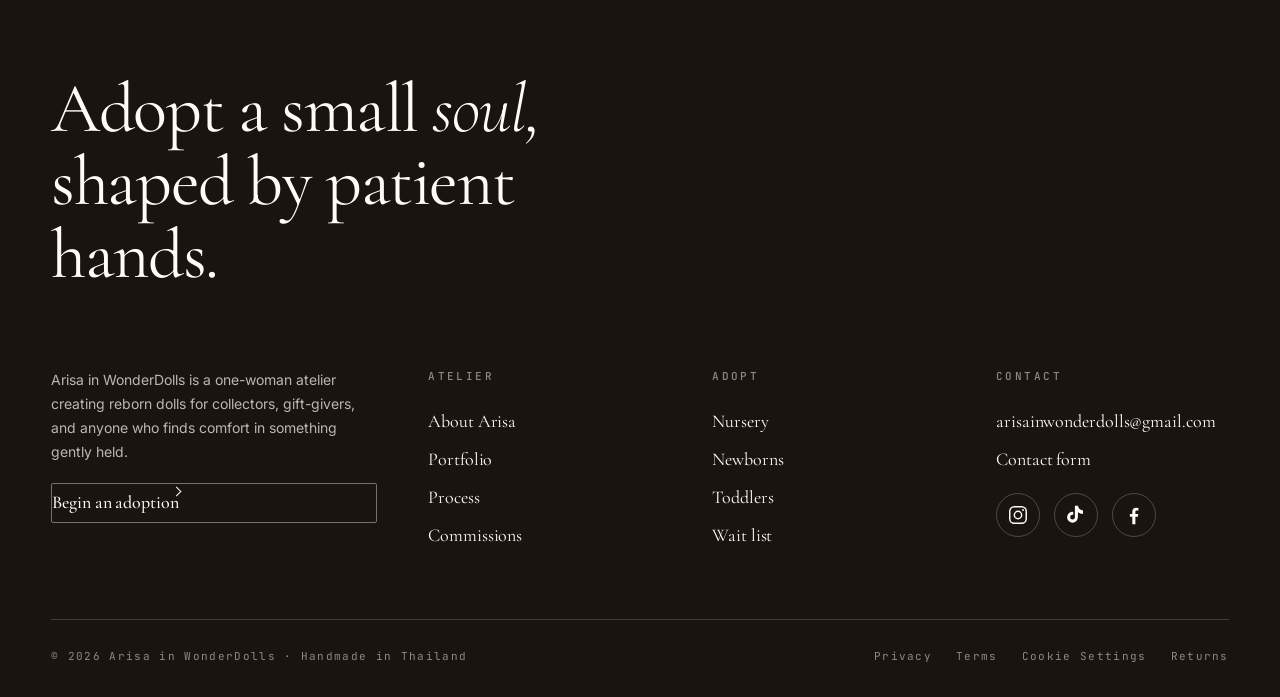
<file: gallery.html>
﻿<!doctype html>
<html lang="en">
<head>
<meta charset="utf-8" />
<meta name="viewport" content="width=device-width, initial-scale=1, viewport-fit=cover" />
<title>Portfolio — Past Reborns · Arisa in WonderDolls</title>
<meta name="description" content="A quiet archive of reborn dolls already adopted from the atelier. Each entry is a portrait of a finished doll." />
<meta name="theme-color" content="#FFFCF8" />
<link rel="icon" href="assets/favicon.svg" type="image/svg+xml" />
<link rel="alternate icon" href="assets/img/logo.jpg?v=2" type="image/jpeg" />
<link rel="apple-touch-icon" href="assets/img/logo.jpg?v=2" />
<link rel="canonical" href="https://arisainwonderdolls.com/gallery.html" />
<link rel="stylesheet" href="assets/css/styles.css?v=3" />
<!-- Google Consent Mode V2 — default deny; updated by Silktide consent manager -->
<script>
window.dataLayer = window.dataLayer || [];
function gtag(){dataLayer.push(arguments);}
gtag('consent', 'default', {
  analytics_storage: 'denied',
  ad_storage: 'denied',
  ad_user_data: 'denied',
  ad_personalization: 'denied',
  wait_for_update: 500
});
</script>
<!-- TODO: replace G-XXXXXXXXXX with Arisa's GA4 measurement ID when available -->
<!--
<script async src="https://www.googletagmanager.com/gtag/js?id=G-XXXXXXXXXX"></script>
<script>gtag('js', new Date());gtag('config', 'G-XXXXXXXXXX');</script>
-->
</head>
<body data-screen-label="03 Gallery">

<div class="topbar"><div class="container topbar-inner"><div class="marquee" aria-hidden="true"><span>Worldwide insured shipping &nbsp;·&nbsp; Each doll is one-of-one &nbsp;·&nbsp; Adoption certificate included &nbsp;·&nbsp; Hand-painted in Genesis heat-set &nbsp;·&nbsp; Worldwide insured shipping &nbsp;·&nbsp;</span></div><div class="meta"><span>Atelier · Thailand</span><span>THB · EN</span></div></div></div>

<header class="site-header">
  <div class="container nav">
    <a class="brand" href="index.html" aria-label="Arisa in WonderDolls — home"><img class="brand-logo" src="assets/img/logo.jpg?v=2" alt="Arisa in WonderDolls — Reborn Nursery" width="125" height="70" /></a>
    <nav class="nav-links" aria-label="Primary">
      <a href="index.html">Home</a>
      <a href="shop.html">Nursery</a>
      <a href="gallery.html" aria-current="page">Portfolio</a>
      <a href="about.html">The Atelier</a>
      <a href="contact.html">Adoption</a>
    </nav>
    <div class="nav-tools">
      <button class="icon-btn hide-desktop menu-btn" data-menu-open aria-label="Open menu"><svg width="18" height="12" viewBox="0 0 18 12" fill="none"><path d="M0 1h18M0 6h18M0 11h12" stroke="currentColor" stroke-width="1.4"/></svg></button>
      <button class="icon-btn" aria-label="Search"><svg width="18" height="18" viewBox="0 0 18 18" fill="none"><circle cx="8" cy="8" r="6.2" stroke="currentColor" stroke-width="1.4"/><path d="M13 13l4 4" stroke="currentColor" stroke-width="1.4"/></svg></button>
      <button class="icon-btn" data-open-cart aria-label="Open basket"><svg width="18" height="18" viewBox="0 0 18 18" fill="none"><path d="M2 4h13l-1.4 9.2a1.5 1.5 0 0 1-1.5 1.3H4.9a1.5 1.5 0 0 1-1.5-1.3L2 4z" stroke="currentColor" stroke-width="1.4"/><path d="M6 4a3 3 0 1 1 6 0" stroke="currentColor" stroke-width="1.4"/></svg><span class="count" data-cart-count style="display:none">0</span></button>
    </div>
  </div>
</header>

<div class="mobile-menu" aria-hidden="true">
  <div class="mobile-menu-head"><span class="brand"><img class="brand-logo" src="assets/img/logo.jpg?v=2" alt="Arisa in WonderDolls" width="100" height="56" /></span><button class="icon-btn" data-menu-close aria-label="Close menu"><svg width="16" height="16" viewBox="0 0 16 16" fill="none"><path d="M2 2l12 12M14 2L2 14" stroke="currentColor" stroke-width="1.4"/></svg></button></div>
  <nav><a href="index.html"><span class="num">01</span>Home</a><a href="shop.html"><span class="num">02</span>Nursery</a><a href="gallery.html"><span class="num">03</span>Portfolio</a><a href="about.html"><span class="num">04</span>The Atelier</a><a href="contact.html"><span class="num">05</span>Adoption</a></nav>
</div>

<section class="page-header">
  <div class="container">
    <div class="crumbs"><a href="index.html">Atelier</a><span>/</span><span>Portfolio</span></div>
    <div class="grid grid-2" style="align-items:end;">
      <h1 class="display-xl">Portfolio<br /><span class="italic" style="color:var(--rose-deep);">— a quiet archive.</span></h1>
      <p class="lede" style="justify-self:end;">Every photograph from the atelier, sorted by doll. Each frame is numbered for easy reference — the kind of catalog you can scroll through slowly, the way a well-kept album is meant to be read.</p>
    </div>
  </div>
</section>

<section class="section">
  <div class="container">
    <div class="shop-toolbar">
      <div class="chips">
        <button class="chip active">All photographs</button>
        <button class="chip">Newborns</button>
        <button class="chip">Toddlers</button>
        <button class="chip">Process</button>
        <button class="chip">Atelier</button>
        <button class="chip">Customers</button>
      </div>
      <div class="chips">
        <span class="chip" style="cursor:default;">61 frames</span>
      </div>
    </div>

    <div class="catalog-section">
      <div class="eyebrow mb-m">In the nursery</div>
      <h2 class="display-l" style="margin-bottom: 36px;">Each doll, in many lights</h2>
      <p class="lede" style="max-width: 60ch; margin-bottom: 48px;">Every photograph is shown below — sorted by doll, then by process and atelier life. Each frame is numbered for reference; tell us which to keep, replace, or remove.</p>
    </div>

    <div class="catalog-group" style="margin-top: 56px;">
      <div class="eyebrow mb-s">Pickle · sleeping newborn</div>
    </div>
    <div class="masonry">
      <div class="item reveal"><div class="imgph ar-square blue has-photo" style="background-image:url('assets/img/products/pickle/portrait-arms-up.jpg?v=1')"><span class="corner">No. 001</span><span class="label">Pickle · Portrait · sleeping, arms up</span></div></div>
      <div class="item reveal"><div class="imgph ar-tall cream has-photo" style="background-image:url('assets/img/products/pickle/top-of-head-painted-hair.jpg?v=1')"><span class="corner">No. 002</span><span class="label">Pickle · Top of head · painted hair</span></div></div>
      <div class="item reveal"><div class="imgph ar-portrait has-photo" style="background-image:url('assets/img/products/pickle/lifestyle-bear-suit.jpg?v=1')"><span class="corner">No. 003</span><span class="label">Pickle · Lifestyle · in bear suit, with Arisa</span></div></div>
      <div class="item reveal"><div class="imgph ar-landscape blue has-photo" style="background-image:url('assets/img/products/pickle/diaper-showcase.jpg?v=1')"><span class="corner">No. 004</span><span class="label">Pickle · Body · diaper, full vinyl</span></div></div>
      <div class="item reveal"><div class="imgph ar-square cream has-photo" style="background-image:url('assets/img/products/pickle/dressed-heart-tutu.jpg?v=1')"><span class="corner">No. 005</span><span class="label">Pickle · Dressed · pink heart tutu</span></div></div>
      <div class="item reveal"><div class="imgph ar-portrait has-photo" style="background-image:url('assets/img/products/pickle/bunny-bonnet.jpg?v=1')"><span class="corner">No. 006</span><span class="label">Pickle · Dressed · white bunny bonnet</span></div></div>
      <div class="item reveal"><div class="imgph ar-tall blue has-photo" style="background-image:url('assets/img/products/pickle/detail-hand.jpg?v=1')"><span class="corner">No. 007</span><span class="label">Pickle · Detail · hand, fingers</span></div></div>
    </div>

    <div class="catalog-group" style="margin-top: 56px;">
      <div class="eyebrow mb-s">June · sleeping newborn</div>
    </div>
    <div class="masonry">
      <div class="item reveal"><div class="imgph ar-portrait cream has-photo" style="background-image:url('assets/img/products/june/portrait-closeup.jpg?v=1')"><span class="corner">No. 008</span><span class="label">June · Portrait · close-up, sleeping</span></div></div>
      <div class="item reveal"><div class="imgph ar-square has-photo" style="background-image:url('assets/img/products/june/lifestyle-bear-bonnet.jpg?v=1')"><span class="corner">No. 009</span><span class="label">June · Lifestyle · brown corduroy + bonnet</span></div></div>
      <div class="item reveal"><div class="imgph ar-portrait has-photo" style="background-image:url('assets/img/products/june/sleeping-in-cot.jpg?v=1')"><span class="corner">No. 010</span><span class="label">June · In the cot · sleeping</span></div></div>
      <div class="item reveal"><div class="imgph ar-square blue has-photo" style="background-image:url('assets/img/products/june/in-car-seat.jpg?v=1')"><span class="corner">No. 011</span><span class="label">June · Lifestyle · in Maxi-Cosi car seat</span></div></div>
    </div>

    <div class="catalog-group" style="margin-top: 56px;">
      <div class="eyebrow mb-s">Luisa · rooted newborn</div>
    </div>
    <div class="masonry">
      <div class="item reveal"><div class="imgph ar-tall cream has-photo" style="background-image:url('assets/img/products/luisa/finished-pacifier-bear.jpg?v=1')"><span class="corner">No. 012</span><span class="label">Luisa · Portrait · finished, with pacifier and bear</span></div></div>
      <div class="item reveal"><div class="imgph ar-portrait has-photo" style="background-image:url('assets/img/products/luisa/finished-side.jpg?v=1')"><span class="corner">No. 013</span><span class="label">Luisa · Profile · side view, finished</span></div></div>
      <div class="item reveal"><div class="imgph ar-landscape blue has-photo" style="background-image:url('assets/img/products/luisa/detail-face-closeup.jpg?v=1')"><span class="corner">No. 014</span><span class="label">Luisa · Detail · face close-up</span></div></div>
      <div class="item reveal"><div class="imgph ar-square cream has-photo" style="background-image:url('assets/img/products/luisa/branded-packaging.jpg?v=1')"><span class="corner">No. 015</span><span class="label">Luisa · Atelier · in branded gift packaging</span></div></div>
      <div class="item reveal"><div class="imgph ar-portrait has-photo" style="background-image:url('assets/img/products/luisa/wip-rooted-head-front.jpg?v=1')"><span class="corner">No. 016</span><span class="label">Luisa · Process · rooted head, front</span></div></div>
      <div class="item reveal"><div class="imgph ar-tall blue has-photo" style="background-image:url('assets/img/products/luisa/wip-rooted-head-top.jpg?v=1')"><span class="corner">No. 017</span><span class="label">Luisa · Process · rooted head, top</span></div></div>
    </div>

    <div class="catalog-group" style="margin-top: 56px;">
      <div class="eyebrow mb-s">Demi · sleeping vinyl newborn</div>
    </div>
    <div class="masonry">
      <div class="item reveal"><div class="imgph ar-portrait cream has-photo" style="background-image:url('assets/img/products/demi/portrait-sleeping.jpg?v=1')"><span class="corner">No. 018</span><span class="label">Demi · Portrait · sleeping, painted hair</span></div></div>
      <div class="item reveal"><div class="imgph ar-square has-photo" style="background-image:url('assets/img/products/demi/full-body-front.jpg?v=1')"><span class="corner">No. 019</span><span class="label">Demi · Body · full vinyl, front</span></div></div>
      <div class="item reveal"><div class="imgph ar-portrait has-photo" style="background-image:url('assets/img/products/demi/full-body-side.jpg?v=1')"><span class="corner">No. 020</span><span class="label">Demi · Body · full vinyl, side</span></div></div>
      <div class="item reveal"><div class="imgph ar-square blue has-photo" style="background-image:url('assets/img/products/demi/with-bottle.jpg?v=1')"><span class="corner">No. 021</span><span class="label">Demi · Lifestyle · with feeding bottle</span></div></div>
      <div class="item reveal"><div class="imgph ar-tall cream has-photo" style="background-image:url('assets/img/products/demi/back-of-head.jpg?v=1')"><span class="corner">No. 022</span><span class="label">Demi · Detail · back of head, painted strands</span></div></div>
    </div>

    <div class="catalog-group" style="margin-top: 56px;">
      <div class="eyebrow mb-s">Elf Fee · fantasy newborn</div>
    </div>
    <div class="masonry">
      <div class="item reveal"><div class="imgph ar-portrait has-photo" style="background-image:url('assets/img/products/elf-fee/portrait-with-bunny.jpg?v=1')"><span class="corner">No. 023</span><span class="label">Elf Fee · Portrait · with grey bunny plush</span></div></div>
      <div class="item reveal"><div class="imgph ar-landscape blue has-photo" style="background-image:url('assets/img/products/elf-fee/lifestyle-bunny-blanket.jpg?v=1')"><span class="corner">No. 024</span><span class="label">Elf Fee · Lifestyle · on patterned blanket</span></div></div>
      <div class="item reveal"><div class="imgph ar-square cream has-photo" style="background-image:url('assets/img/products/elf-fee/detail-elf-ear.jpg?v=1')"><span class="corner">No. 025</span><span class="label">Elf Fee · Detail · sculpted elf ear</span></div></div>
    </div>

    <div class="catalog-group" style="margin-top: 56px;">
      <div class="eyebrow mb-s">Meadow · awake toddler</div>
    </div>
    <div class="masonry">
      <div class="item reveal"><div class="imgph ar-portrait has-photo" style="background-image:url('assets/img/products/meadow/portrait-gray-blanket.jpg?v=1')"><span class="corner">No. 026</span><span class="label">Meadow · Portrait · grey ribbed onesie</span></div></div>
      <div class="item reveal"><div class="imgph ar-tall blue has-photo" style="background-image:url('assets/img/products/meadow/highchair-with-horse.jpg?v=1')"><span class="corner">No. 027</span><span class="label">Meadow · Lifestyle · in highchair, toy horse</span></div></div>
      <div class="item reveal"><div class="imgph ar-portrait cream has-photo" style="background-image:url('assets/img/products/meadow/highchair-reaching.jpg?v=1')"><span class="corner">No. 028</span><span class="label">Meadow · Lifestyle · in highchair, reaching</span></div></div>
      <div class="item reveal"><div class="imgph ar-square has-photo" style="background-image:url('assets/img/products/meadow/holding-toy-horse.jpg?v=1')"><span class="corner">No. 029</span><span class="label">Meadow · Lifestyle · holding toy horse</span></div></div>
    </div>

    <div class="catalog-group" style="margin-top: 56px;">
      <div class="eyebrow mb-s">Sue Sue · awake toddler</div>
    </div>
    <div class="masonry">
      <div class="item reveal"><div class="imgph ar-portrait has-photo" style="background-image:url('assets/img/products/sue-sue/finished-auburn.jpg?v=1')"><span class="corner">No. 030</span><span class="label">Sue Sue · Portrait · finished, auburn hair</span></div></div>
      <div class="item reveal"><div class="imgph ar-square blue has-photo" style="background-image:url('assets/img/products/sue-sue/dressed-pink-hearts.jpg?v=1')"><span class="corner">No. 031</span><span class="label">Sue Sue · Dressed · pink-hearts pinafore</span></div></div>
      <div class="item reveal"><div class="imgph ar-tall cream has-photo" style="background-image:url('assets/img/products/sue-sue/detail-leg-skin.jpg?v=1')"><span class="corner">No. 032</span><span class="label">Sue Sue · Detail · leg, skin texture</span></div></div>
      <div class="item reveal"><div class="imgph ar-portrait has-photo" style="background-image:url('assets/img/products/sue-sue/wip-bald-unfinished.jpg?v=1')"><span class="corner">No. 033</span><span class="label">Sue Sue · Process · early sitting, before paint</span></div></div>
    </div>

    <div class="catalog-group" style="margin-top: 80px;">
      <div class="eyebrow mb-s">In the studio · process</div>
      <h3 class="display-m" style="margin-top: 0;">Hair painting and rooting</h3>
    </div>
    <div class="masonry">
      <div class="item reveal"><div class="imgph ar-landscape blue has-photo" style="background-image:url('assets/img/process/painting-blonde-back.jpg?v=1')"><span class="corner">No. 034</span><span class="label">Hair painting · blonde, back of head</span></div></div>
      <div class="item reveal"><div class="imgph ar-square cream has-photo" style="background-image:url('assets/img/process/painting-dark-flow.jpg?v=1')"><span class="corner">No. 035</span><span class="label">Hair painting · dark, flowing strokes</span></div></div>
      <div class="item reveal"><div class="imgph ar-portrait has-photo" style="background-image:url('assets/img/process/painting-dark-swirl.jpg?v=1')"><span class="corner">No. 036</span><span class="label">Hair painting · dark, swirl pattern</span></div></div>
      <div class="item reveal"><div class="imgph ar-tall blue has-photo" style="background-image:url('assets/img/process/rooting-painted-then-rooted.jpg?v=1')"><span class="corner">No. 037</span><span class="label">Rooting · over painted base</span></div></div>
      <div class="item reveal"><div class="imgph ar-portrait cream has-photo" style="background-image:url('assets/img/process/rooting-with-face.jpg?v=1')"><span class="corner">No. 038</span><span class="label">Rooting · finished, with face</span></div></div>
      <div class="item reveal"><div class="imgph ar-square has-photo" style="background-image:url('assets/img/process/rooting-ginger-front.jpg?v=1')"><span class="corner">No. 039</span><span class="label">Rooting · ginger, front view</span></div></div>
      <div class="item reveal"><div class="imgph ar-portrait has-photo" style="background-image:url('assets/img/process/rooting-ginger-short.jpg?v=1')"><span class="corner">No. 040</span><span class="label">Rooting · short ginger crown</span></div></div>
      <div class="item reveal"><div class="imgph ar-square blue has-photo" style="background-image:url('assets/img/process/rooting-auburn-crown.jpg?v=1')"><span class="corner">No. 041</span><span class="label">Rooting · auburn, crown view</span></div></div>
      <div class="item reveal"><div class="imgph ar-tall cream has-photo" style="background-image:url('assets/img/process/rooting-brown-crown.jpg?v=1')"><span class="corner">No. 042</span><span class="label">Rooting · brown, crown view</span></div></div>
      <div class="item reveal"><div class="imgph ar-portrait has-photo" style="background-image:url('assets/img/process/rooting-in-progress.jpg?v=1')"><span class="corner">No. 043</span><span class="label">Rooting · mid-process, lengths</span></div></div>
      <div class="item reveal"><div class="imgph ar-landscape blue has-photo" style="background-image:url('assets/img/process/rooting-detail.jpg?v=1')"><span class="corner">No. 044</span><span class="label">Rooting · detail, parted strands</span></div></div>
    </div>

    <div class="catalog-group" style="margin-top: 80px;">
      <div class="eyebrow mb-s">The atelier</div>
      <h3 class="display-m" style="margin-top: 0;">Arisa, at work</h3>
    </div>
    <div class="masonry">
      <div class="item reveal"><div class="imgph ar-square cream has-photo" style="background-image:url('assets/img/about/arisa-portrait.jpg?v=1')"><span class="corner">No. 045</span><span class="label">Arisa · close-up portrait, with doll</span></div></div>
      <div class="item reveal"><div class="imgph ar-portrait has-photo" style="background-image:url('assets/img/about/arisa-pink-studio.jpg?v=1')"><span class="corner">No. 046</span><span class="label">Arisa · pink studio, with mobile</span></div></div>
      <div class="item reveal"><div class="imgph ar-tall blue has-photo" style="background-image:url('assets/img/about/arisa-gray-studio.jpg?v=1')"><span class="corner">No. 047</span><span class="label">Arisa · grey curtain studio</span></div></div>
      <div class="item reveal"><div class="imgph ar-portrait cream has-photo" style="background-image:url('assets/img/about/arisa-bear-doll.jpg?v=1')"><span class="corner">No. 048</span><span class="label">Arisa · with bear-suit doll</span></div></div>
      <div class="item reveal"><div class="imgph ar-square has-photo" style="background-image:url('assets/img/about/arisa-kimono.jpg?v=1')"><span class="corner">No. 049</span><span class="label">Arisa · kimono outfit, with doll</span></div></div>
      <div class="item reveal"><div class="imgph ar-portrait has-photo" style="background-image:url('assets/img/about/arisa-expo.jpg?v=1')"><span class="corner">No. 050</span><span class="label">Arisa · at the doll expo</span></div></div>
      <div class="item reveal"><div class="imgph ar-square blue has-photo" style="background-image:url('assets/img/about/studio.jpg?v=1')"><span class="corner">No. 051</span><span class="label">Studio · workbench</span></div></div>
    </div>

    <div class="catalog-group" style="margin-top: 80px;">
      <div class="eyebrow mb-s">Out in the world</div>
      <h3 class="display-m" style="margin-top: 0;">Lifestyle and customer photographs</h3>
    </div>
    <div class="masonry">
      <div class="item reveal"><div class="imgph ar-tall cream has-photo" style="background-image:url('assets/img/testimonials/arisa-restaurant.jpg?v=1')"><span class="corner">No. 052</span><span class="label">Lifestyle · Arisa with doll, restaurant</span></div></div>
      <div class="item reveal"><div class="imgph ar-portrait has-photo" style="background-image:url('assets/img/testimonials/customer-arisa-with-girl.jpg?v=1')"><span class="corner">No. 053</span><span class="label">Customer · with adopted doll</span></div></div>
      <div class="item reveal"><div class="imgph ar-landscape blue has-photo" style="background-image:url('assets/img/testimonials/customer-girl-cafe.jpg?v=1')"><span class="corner">No. 054</span><span class="label">Customer · girl with doll, cafe</span></div></div>
      <div class="item reveal"><div class="imgph ar-square cream has-photo" style="background-image:url('assets/img/testimonials/customer-girl-car.jpg?v=1')"><span class="corner">No. 055</span><span class="label">Customer · doll in car</span></div></div>
      <div class="item reveal"><div class="imgph ar-portrait has-photo" style="background-image:url('assets/img/testimonials/customer-girl-garden.jpg?v=1')"><span class="corner">No. 056</span><span class="label">Customer · doll in garden</span></div></div>
      <div class="item reveal"><div class="imgph ar-tall blue has-photo" style="background-image:url('assets/img/testimonials/customer-mom-beach.jpg?v=1')"><span class="corner">No. 057</span><span class="label">Customer · mother with doll, beach</span></div></div>
      <div class="item reveal"><div class="imgph ar-portrait cream has-photo" style="background-image:url('assets/img/testimonials/customer-mother-daughter.jpg?v=1')"><span class="corner">No. 058</span><span class="label">Customer · mother and daughter</span></div></div>
    </div>

    <div class="catalog-group" style="margin-top: 80px;">
      <div class="eyebrow mb-s">Earlier intake</div>
      <h3 class="display-m" style="margin-top: 0;">Older photographs · keep or remove?</h3>
    </div>
    <div class="masonry">
      <div class="item reveal"><div class="imgph ar-square has-photo" style="background-image:url('assets/img/products/reborn-carrier.jpg?v=1')"><span class="corner">No. 059</span><span class="label">Lifestyle · doll in carrier</span></div></div>
      <div class="item reveal"><div class="imgph ar-portrait has-photo" style="background-image:url('assets/img/products/reborn-matcha-cafe.jpg?v=1')"><span class="corner">No. 060</span><span class="label">Lifestyle · doll in cafe</span></div></div>
      <div class="item reveal"><div class="imgph ar-square blue has-photo" style="background-image:url('assets/img/products/reborn-toddler-studio.jpg?v=1')"><span class="corner">No. 061</span><span class="label">Lifestyle · toddler in studio</span></div></div>
    </div>

    <div class="center mt-xl">
      <a class="btn btn-ghost" href="contact.html">Inquire about a piece <span class="arrow"></span></a>
    </div>
  </div>
</section>

<section class="section bg-blush">
  <div class="container">
    <div class="grid grid-2" style="align-items:center;">
      <div class="reveal">
        <div class="eyebrow mb-l">From the families</div>
        <p class="quote">“My grandmother held Pearl for three hours and didn't say a word, only smiled. We have not seen her smile like that in a year.”</p>
        <div class="quote-author">Anouk B. — Adopted Pearl, 2023</div>
      </div>
      <div class="reveal"><div class="imgph ar-square cream has-photo" style="background-image:url('assets/img/products/luisa/branded-packaging.jpg?v=1')"><span class="corner">— Family album</span><span class="label">Luisa · in atelier packaging</span></div></div>
    </div>
  </div>
</section>

<footer class="site-footer">
  <div class="container">
    <h2 class="display-l" style="max-width: 18ch;">Adopt a small <span class="italic">soul,</span> shaped by patient hands.</h2>
    <div class="footer-grid">
      <div><p style="max-width: 36ch;">Arisa in WonderDolls is a one-woman atelier creating reborn dolls for collectors, gift-givers, and anyone who finds comfort in something gently held.</p><a class="btn btn-soft mt-m" href="contact.html" style="background:transparent; color:var(--porcelain); border-color:rgba(255,252,248,.4);">Begin an adoption <span class="arrow"></span></a></div>
      <div><h4>Atelier</h4><a href="about.html">About Arisa</a><a href="gallery.html">Portfolio</a><a href="shop.html">Process</a><a href="contact.html">Commissions</a></div>
      <div><h4>Adopt</h4><a href="shop.html">Nursery</a><a href="shop.html">Newborns</a><a href="shop.html">Toddlers</a><a href="contact.html">Wait list</a></div>
      <div><h4>Contact</h4><a href="mailto:arisainwonderdolls@gmail.com">arisainwonderdolls@gmail.com</a><a href="contact.html">Contact form</a><div class="social-icons"><a href="https://www.instagram.com/arisa_in_wonderdolls" target="_blank" rel="noopener noreferrer" aria-label="Instagram"><svg viewBox="0 0 24 24" fill="none" stroke="currentColor" stroke-width="1.6" stroke-linecap="round" stroke-linejoin="round" aria-hidden="true"><rect x="3" y="3" width="18" height="18" rx="5"/><circle cx="12" cy="12" r="4"/><circle cx="17.5" cy="6.5" r="1" fill="currentColor" stroke="none"/></svg></a><a href="https://www.tiktok.com/@arisareborndollnersury" target="_blank" rel="noopener noreferrer" aria-label="TikTok"><svg viewBox="0 0 24 24" fill="currentColor" aria-hidden="true"><path d="M19.6 6.8a5.7 5.7 0 0 1-3.5-1.2 5.7 5.7 0 0 1-2-3.6h-3.3v12.4a2.6 2.6 0 1 1-2.6-2.6c.27 0 .54.04.78.12V8.6a5.9 5.9 0 1 0 5.1 5.85V9.1a8.9 8.9 0 0 0 5.5 1.85V7.6c-.01 0-.01-.8 0-.8z"/></svg></a><a href="https://www.facebook.com/share/1AxGdXgPge/" target="_blank" rel="noopener noreferrer" aria-label="Facebook"><svg viewBox="0 0 24 24" fill="currentColor" aria-hidden="true"><path d="M13.5 22v-8h2.7l.4-3.2h-3.1V8.7c0-.93.26-1.56 1.6-1.56h1.7V4.27a23 23 0 0 0-2.5-.13c-2.46 0-4.15 1.5-4.15 4.26V10.8H7.5V14h2.65v8h3.35z"/></svg></a></div></div>
    </div>
    <div class="footer-bar"><span>© <span data-year>2026</span> Arisa in WonderDolls · Handmade in Thailand</span><span style="display:inline-flex; gap:24px;"><a href="privacy.html">Privacy</a><a href="terms.html">Terms</a><a href="#" data-cookie-settings>Cookie Settings</a><a href="contact.html">Returns</a></span></div>
  </div>
</footer>

<div class="cart-overlay" data-cart-overlay data-close-cart></div>
<aside class="cart-drawer" data-cart-drawer aria-label="Basket">
  <div class="cart-head"><h3>Your basket</h3><button class="icon-btn" data-close-cart aria-label="Close basket"><svg width="14" height="14" viewBox="0 0 14 14" fill="none"><path d="M1 1l12 12M13 1L1 13" stroke="currentColor" stroke-width="1.4"/></svg></button></div>
  <div class="cart-body" data-cart-body></div>
  <div class="cart-foot"><div class="row"><span style="font-family:var(--mono); font-size:11px; letter-spacing:.18em; text-transform:uppercase; color:var(--ink-3);">Subtotal</span><span class="total" data-cart-total>฿ 0</span></div><div class="vat">VAT included · Insured shipping at checkout</div><a class="btn btn-primary" href="contact.html">Continue to adoption <span class="arrow"></span></a><a class="btn btn-soft ghost" href="shop.html">Keep browsing</a></div>
</aside>

<!-- Silktide Consent Manager — deferred to avoid render-blocking -->
<link rel="preload" href="assets/silktide/silktide-consent-manager.css?v=1" as="style" onload="this.onload=null;this.rel='stylesheet'"/>
<noscript><link rel="stylesheet" href="assets/silktide/silktide-consent-manager.css?v=1"/></noscript>
<script defer src="assets/silktide/silktide-consent-manager.js?v=1"></script>
<script defer src="assets/js/consent-init.js?v=1"></script>
<script src="assets/js/main.js" defer></script>
<script src="assets/js/cart.js?v=2" defer></script>
<script src="https://empirra-feedback.vercel.app/widget.js" data-client="fb84dcd8-c461-484a-86a5-8018ec5f7970" defer></script>
<!-- Floating contact buttons -->
<div class="fab-stack" aria-label="Contact options">
  <a class="fab fab--whatsapp" href="https://wa.me/66962026660" target="_blank" rel="noopener noreferrer" aria-label="Contact on WhatsApp">
    <svg viewBox="0 0 24 24" xmlns="http://www.w3.org/2000/svg" aria-hidden="true" focusable="false"><path d="M17.472 14.382c-.297-.149-1.758-.867-2.03-.967-.273-.099-.471-.148-.67.15-.197.297-.767.966-.94 1.164-.173.199-.347.223-.644.075-.297-.15-1.255-.463-2.39-1.475-.883-.788-1.48-1.761-1.653-2.059-.173-.297-.018-.458.13-.606.134-.133.297-.347.446-.52.149-.174.198-.298.298-.497.099-.198.05-.371-.025-.52-.075-.149-.669-1.612-.916-2.207-.242-.579-.487-.5-.669-.51l-.57-.01c-.198 0-.52.074-.792.372-.272.297-1.04 1.016-1.04 2.479 0 1.462 1.065 2.875 1.213 3.074.149.198 2.096 3.2 5.077 4.487.709.306 1.262.489 1.694.625.712.227 1.36.195 1.871.118.571-.085 1.758-.719 2.006-1.413.248-.694.248-1.289.173-1.413-.074-.124-.272-.198-.57-.347m-5.421 7.403h-.004a9.87 9.87 0 0 1-5.031-1.378l-.361-.214-3.741.982.998-3.648-.235-.374a9.86 9.86 0 0 1-1.51-5.26c.001-5.45 4.436-9.884 9.888-9.884 2.64 0 5.122 1.03 6.988 2.898a9.825 9.825 0 0 1 2.893 6.994c-.003 5.45-4.437 9.884-9.885 9.884m8.413-18.297A11.815 11.815 0 0 0 12.05 0C5.495 0 .16 5.335.157 11.892c0 2.096.547 4.142 1.588 5.945L.057 24l6.305-1.654a11.882 11.882 0 0 0 5.683 1.448h.005c6.554 0 11.89-5.335 11.893-11.893A11.821 11.821 0 0 0 20.464 3.488"/></svg>
  </a>
  <a class="fab fab--line" href="https://line.me/ti/p/dumver18" target="_blank" rel="noopener noreferrer" aria-label="Contact on LINE">
    <svg viewBox="0 0 24 24" xmlns="http://www.w3.org/2000/svg" aria-hidden="true" focusable="false"><path d="M19.365 9.863c.349 0 .63.285.63.631 0 .345-.281.63-.63.63H17.61v1.125h1.755c.349 0 .63.283.63.63 0 .344-.281.629-.63.629h-2.386c-.346 0-.627-.285-.627-.629V8.108c0-.345.281-.63.63-.63h2.386c.346 0 .627.285.627.63 0 .349-.281.63-.63.63H17.61v1.125h1.755zm-3.855 3.016c0 .27-.174.51-.432.596-.064.021-.133.031-.199.031-.211 0-.391-.09-.51-.25l-2.443-3.317v2.94c0 .344-.279.629-.631.629-.346 0-.626-.285-.626-.629V8.108c0-.27.173-.51.43-.595.06-.023.135-.033.194-.033.195 0 .375.104.495.254l2.462 3.33V8.108c0-.345.282-.63.63-.63.345 0 .63.285.63.63v4.771zm-5.741 0c0 .344-.282.629-.631.629-.345 0-.627-.285-.627-.629V8.108c0-.345.282-.63.63-.63.346 0 .628.285.628.63v4.771zm-2.466.629H4.917c-.345 0-.63-.285-.63-.629V8.108c0-.345.285-.63.63-.63.348 0 .63.285.63.63v4.141h1.756c.348 0 .629.283.629.63 0 .344-.282.629-.629.629M24 10.314C24 4.943 18.615.572 12 .572S0 4.943 0 10.314c0 4.811 4.27 8.842 10.035 9.608.391.082.923.258 1.058.59.12.301.079.766.038 1.08l-.164 1.02c-.045.301-.24 1.186 1.049.645 1.291-.539 6.916-4.078 9.436-6.975C23.176 14.393 24 12.458 24 10.314"/></svg>
  </a>
</div>
</body>
</html>
</file>
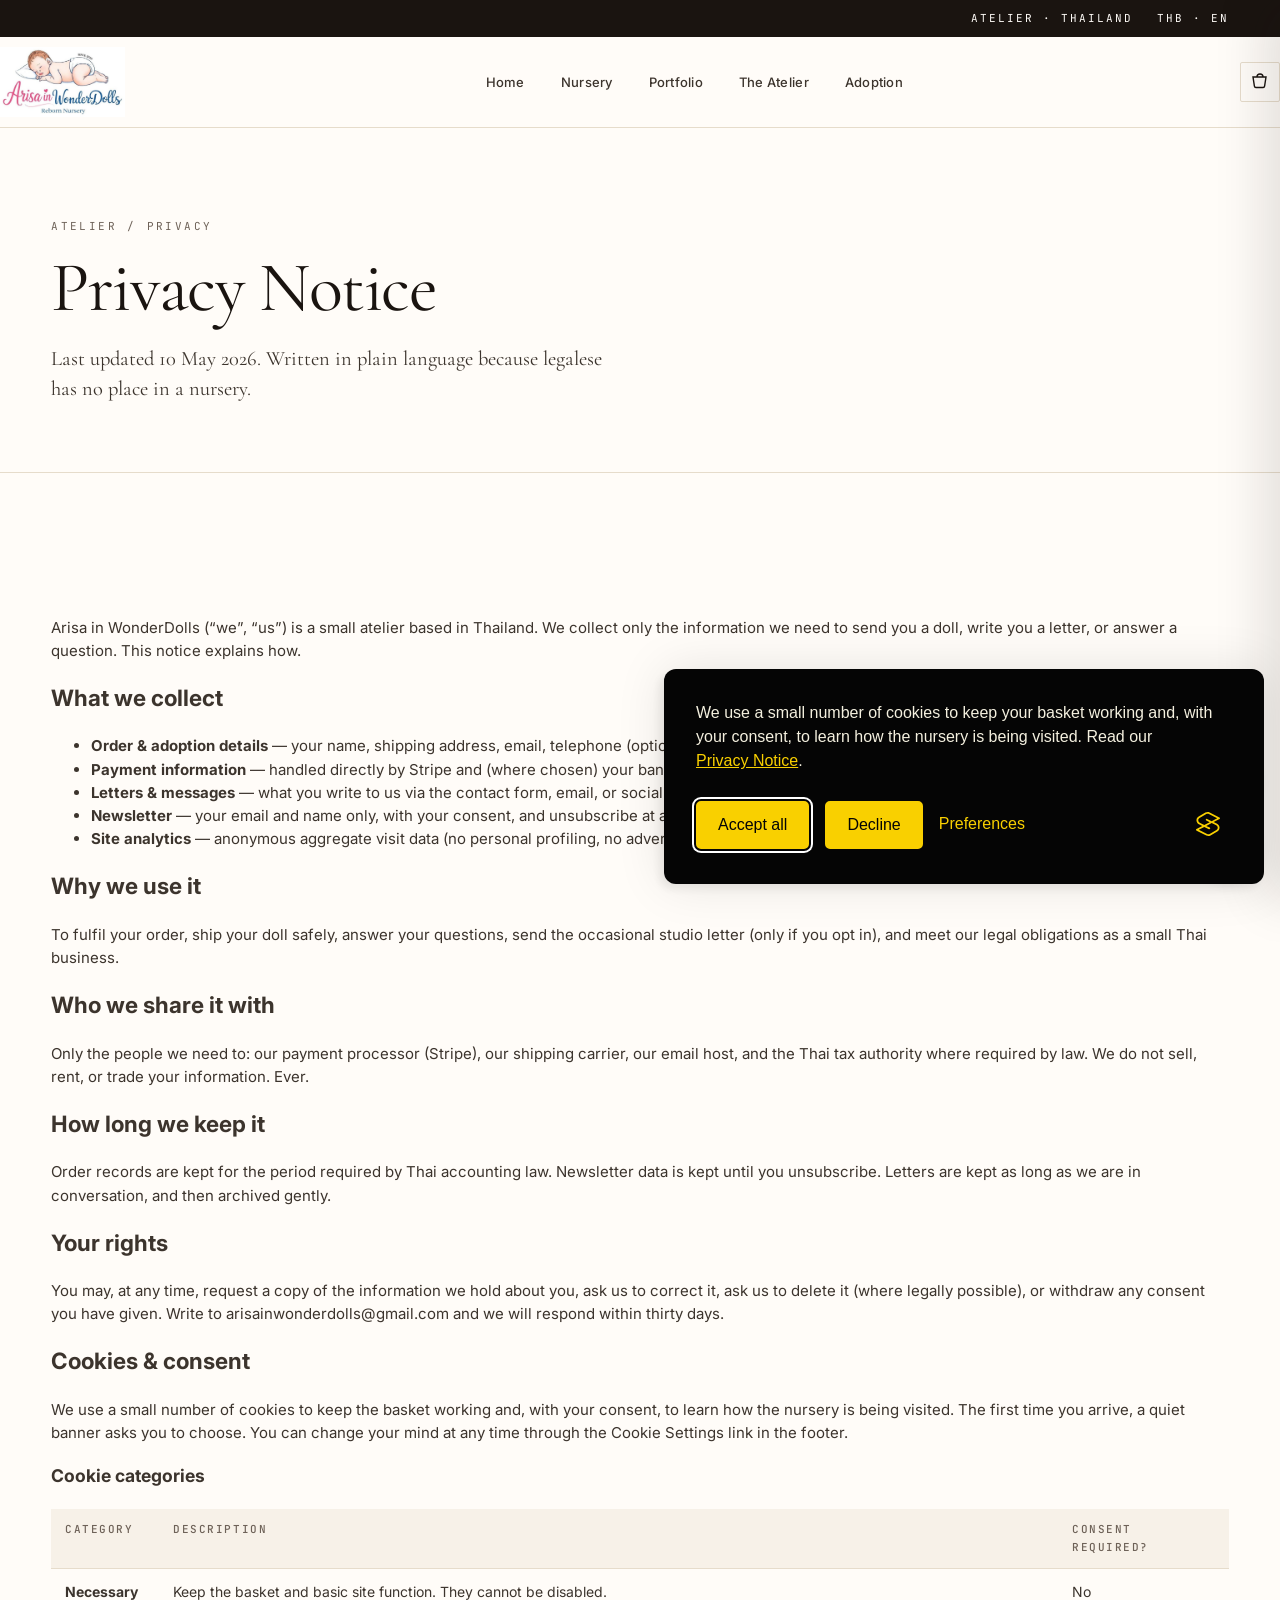
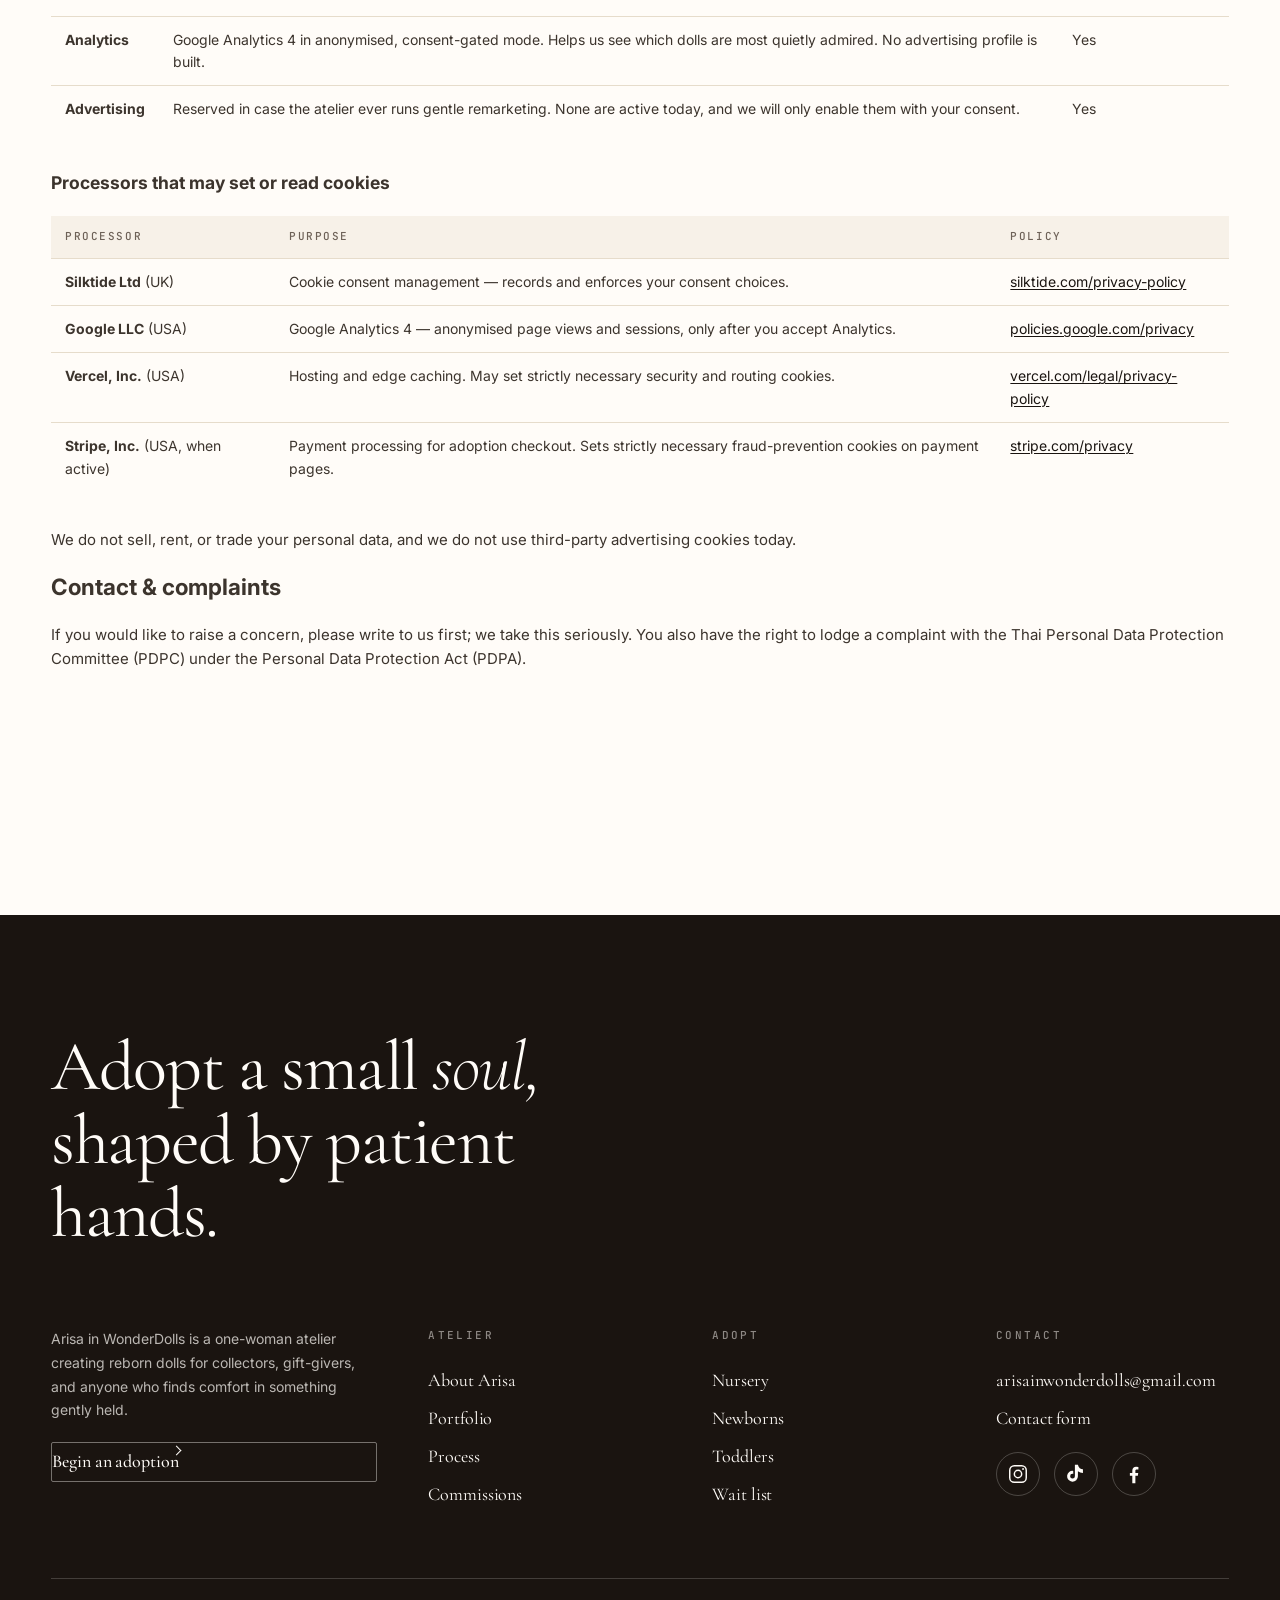
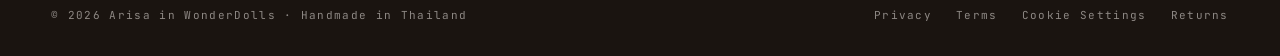
<file: privacy.html>
﻿<!doctype html>
<html lang="en">
<head>
<meta charset="utf-8" />
<meta name="viewport" content="width=device-width, initial-scale=1, viewport-fit=cover" />
<title>Privacy Notice · Arisa in WonderDolls</title>
<meta name="description" content="How Arisa in WonderDolls handles your information, gently and transparently." />
<meta name="theme-color" content="#FFFCF8" />
<link rel="icon" href="assets/favicon.svg" type="image/svg+xml" />
<link rel="alternate icon" href="assets/img/logo.jpg?v=2" type="image/jpeg" />
<link rel="apple-touch-icon" href="assets/img/logo.jpg?v=2" />
<link rel="canonical" href="https://arisainwonderdolls.com/privacy.html" />
<link rel="stylesheet" href="assets/css/styles.css?v=3" />
<!-- Google Consent Mode V2 — default deny; updated by Silktide consent manager -->
<script>
window.dataLayer = window.dataLayer || [];
function gtag(){dataLayer.push(arguments);}
gtag('consent', 'default', {
  analytics_storage: 'denied',
  ad_storage: 'denied',
  ad_user_data: 'denied',
  ad_personalization: 'denied',
  wait_for_update: 500
});
</script>
<!-- TODO: replace G-XXXXXXXXXX with Arisa's GA4 measurement ID when available -->
<!--
<script async src="https://www.googletagmanager.com/gtag/js?id=G-XXXXXXXXXX"></script>
<script>gtag('js', new Date());gtag('config', 'G-XXXXXXXXXX');</script>
-->
</head>
<body data-screen-label="07 Privacy">

<div class="topbar"><div class="container topbar-inner"><div class="marquee" aria-hidden="true"><span>Worldwide insured shipping &nbsp;·&nbsp; Each doll is one-of-one &nbsp;·&nbsp; Adoption certificate included &nbsp;·&nbsp; Hand-painted in Genesis heat-set &nbsp;·&nbsp;</span></div><div class="meta"><span>Atelier · Thailand</span><span>THB · EN</span></div></div></div>

<header class="site-header">
  <div class="container nav">
    <a class="brand" href="index.html" aria-label="Arisa in WonderDolls — home"><img class="brand-logo" src="assets/img/logo.jpg?v=2" alt="Arisa in WonderDolls — Reborn Nursery" width="125" height="70" /></a>
    <nav class="nav-links" aria-label="Primary"><a href="index.html">Home</a><a href="shop.html">Nursery</a><a href="gallery.html">Portfolio</a><a href="about.html">The Atelier</a><a href="contact.html">Adoption</a></nav>
    <div class="nav-tools">
      <button class="icon-btn hide-desktop menu-btn" data-menu-open aria-label="Open menu"><svg width="18" height="12" viewBox="0 0 18 12" fill="none"><path d="M0 1h18M0 6h18M0 11h12" stroke="currentColor" stroke-width="1.4"/></svg></button>
      <button class="icon-btn" data-open-cart aria-label="Open basket"><svg width="18" height="18" viewBox="0 0 18 18" fill="none"><path d="M2 4h13l-1.4 9.2a1.5 1.5 0 0 1-1.5 1.3H4.9a1.5 1.5 0 0 1-1.5-1.3L2 4z" stroke="currentColor" stroke-width="1.4"/><path d="M6 4a3 3 0 1 1 6 0" stroke="currentColor" stroke-width="1.4"/></svg><span class="count" data-cart-count style="display:none">0</span></button>
    </div>
  </div>
</header>

<div class="mobile-menu" aria-hidden="true">
  <div class="mobile-menu-head"><span class="brand"><img class="brand-logo" src="assets/img/logo.jpg?v=2" alt="Arisa in WonderDolls" width="100" height="56" /></span><button class="icon-btn" data-menu-close aria-label="Close menu"><svg width="16" height="16" viewBox="0 0 16 16" fill="none"><path d="M2 2l12 12M14 2L2 14" stroke="currentColor" stroke-width="1.4"/></svg></button></div>
  <nav><a href="index.html"><span class="num">01</span>Home</a><a href="shop.html"><span class="num">02</span>Nursery</a><a href="gallery.html"><span class="num">03</span>Portfolio</a><a href="about.html"><span class="num">04</span>The Atelier</a><a href="contact.html"><span class="num">05</span>Adoption</a></nav>
</div>

<section class="page-header">
  <div class="container">
    <div class="crumbs"><a href="index.html">Atelier</a><span>/</span><span>Privacy</span></div>
    <h1 class="display-l">Privacy Notice</h1>
    <p class="lede mt-m">Last updated 10 May 2026. Written in plain language because legalese has no place in a nursery.</p>
  </div>
</section>

<section class="section">
  <div class="container">
    <div class="legal">
      <p>Arisa in WonderDolls (“we”, “us”) is a small atelier based in Thailand. We collect only the information we need to send you a doll, write you a letter, or answer a question. This notice explains how.</p>

      <h2>What we collect</h2>
      <ul>
        <li><strong>Order &amp; adoption details</strong> — your name, shipping address, email, telephone (optional) and order contents.</li>
        <li><strong>Payment information</strong> — handled directly by Stripe and (where chosen) your bank. We never see your full card number.</li>
        <li><strong>Letters &amp; messages</strong> — what you write to us via the contact form, email, or social channels.</li>
        <li><strong>Newsletter</strong> — your email and name only, with your consent, and unsubscribe at any time.</li>
        <li><strong>Site analytics</strong> — anonymous aggregate visit data (no personal profiling, no advertising trackers).</li>
      </ul>

      <h2>Why we use it</h2>
      <p>To fulfil your order, ship your doll safely, answer your questions, send the occasional studio letter (only if you opt in), and meet our legal obligations as a small Thai business.</p>

      <h2>Who we share it with</h2>
      <p>Only the people we need to: our payment processor (Stripe), our shipping carrier, our email host, and the Thai tax authority where required by law. We do not sell, rent, or trade your information. Ever.</p>

      <h2>How long we keep it</h2>
      <p>Order records are kept for the period required by Thai accounting law. Newsletter data is kept until you unsubscribe. Letters are kept as long as we are in conversation, and then archived gently.</p>

      <h2>Your rights</h2>
      <p>You may, at any time, request a copy of the information we hold about you, ask us to correct it, ask us to delete it (where legally possible), or withdraw any consent you have given. Write to <a href="mailto:arisainwonderdolls@gmail.com">arisainwonderdolls@gmail.com</a> and we will respond within thirty days.</p>

      <h2>Cookies &amp; consent</h2>
      <p>We use a small number of cookies to keep the basket working and, with your consent, to learn how the nursery is being visited. The first time you arrive, a quiet banner asks you to choose. You can change your mind at any time through the <a href="#" data-cookie-settings>Cookie Settings</a> link in the footer.</p>

      <h3>Cookie categories</h3>
      <table class="legal-table">
        <thead>
          <tr><th>Category</th><th>Description</th><th>Consent required?</th></tr>
        </thead>
        <tbody>
          <tr>
            <td><strong>Necessary</strong></td>
            <td>Keep the basket and basic site function. They cannot be disabled.</td>
            <td>No</td>
          </tr>
          <tr>
            <td><strong>Analytics</strong></td>
            <td>Google Analytics 4 in anonymised, consent-gated mode. Helps us see which dolls are most quietly admired. No advertising profile is built.</td>
            <td>Yes</td>
          </tr>
          <tr>
            <td><strong>Advertising</strong></td>
            <td>Reserved in case the atelier ever runs gentle remarketing. None are active today, and we will only enable them with your consent.</td>
            <td>Yes</td>
          </tr>
        </tbody>
      </table>

      <h3>Processors that may set or read cookies</h3>
      <table class="legal-table">
        <thead>
          <tr><th>Processor</th><th>Purpose</th><th>Policy</th></tr>
        </thead>
        <tbody>
          <tr>
            <td><strong>Silktide Ltd</strong> (UK)</td>
            <td>Cookie consent management — records and enforces your consent choices.</td>
            <td><a href="https://silktide.com/privacy-policy" target="_blank" rel="noopener">silktide.com/privacy-policy</a></td>
          </tr>
          <tr>
            <td><strong>Google LLC</strong> (USA)</td>
            <td>Google Analytics 4 — anonymised page views and sessions, only after you accept Analytics.</td>
            <td><a href="https://policies.google.com/privacy" target="_blank" rel="noopener">policies.google.com/privacy</a></td>
          </tr>
          <tr>
            <td><strong>Vercel, Inc.</strong> (USA)</td>
            <td>Hosting and edge caching. May set strictly necessary security and routing cookies.</td>
            <td><a href="https://vercel.com/legal/privacy-policy" target="_blank" rel="noopener">vercel.com/legal/privacy-policy</a></td>
          </tr>
          <tr>
            <td><strong>Stripe, Inc.</strong> (USA, when active)</td>
            <td>Payment processing for adoption checkout. Sets strictly necessary fraud-prevention cookies on payment pages.</td>
            <td><a href="https://stripe.com/privacy" target="_blank" rel="noopener">stripe.com/privacy</a></td>
          </tr>
        </tbody>
      </table>

      <p>We do not sell, rent, or trade your personal data, and we do not use third-party advertising cookies today.</p>

      <h2>Contact &amp; complaints</h2>
      <p>If you would like to raise a concern, please write to us first; we take this seriously. You also have the right to lodge a complaint with the Thai Personal Data Protection Committee (PDPC) under the Personal Data Protection Act (PDPA).</p>
    </div>
  </div>
</section>

<footer class="site-footer">
  <div class="container">
    <h2 class="display-l" style="max-width: 18ch;">Adopt a small <span class="italic">soul,</span> shaped by patient hands.</h2>
    <div class="footer-grid">
      <div><p style="max-width: 36ch;">Arisa in WonderDolls is a one-woman atelier creating reborn dolls for collectors, gift-givers, and anyone who finds comfort in something gently held.</p><a class="btn btn-soft mt-m" href="contact.html" style="background:transparent; color:var(--porcelain); border-color:rgba(255,252,248,.4);">Begin an adoption <span class="arrow"></span></a></div>
      <div><h4>Atelier</h4><a href="about.html">About Arisa</a><a href="gallery.html">Portfolio</a><a href="shop.html">Process</a><a href="contact.html">Commissions</a></div>
      <div><h4>Adopt</h4><a href="shop.html">Nursery</a><a href="shop.html">Newborns</a><a href="shop.html">Toddlers</a><a href="contact.html">Wait list</a></div>
      <div><h4>Contact</h4><a href="mailto:arisainwonderdolls@gmail.com">arisainwonderdolls@gmail.com</a><a href="contact.html">Contact form</a><div class="social-icons"><a href="https://www.instagram.com/arisa_in_wonderdolls" target="_blank" rel="noopener noreferrer" aria-label="Instagram"><svg viewBox="0 0 24 24" fill="none" stroke="currentColor" stroke-width="1.6" stroke-linecap="round" stroke-linejoin="round" aria-hidden="true"><rect x="3" y="3" width="18" height="18" rx="5"/><circle cx="12" cy="12" r="4"/><circle cx="17.5" cy="6.5" r="1" fill="currentColor" stroke="none"/></svg></a><a href="https://www.tiktok.com/@arisareborndollnersury" target="_blank" rel="noopener noreferrer" aria-label="TikTok"><svg viewBox="0 0 24 24" fill="currentColor" aria-hidden="true"><path d="M19.6 6.8a5.7 5.7 0 0 1-3.5-1.2 5.7 5.7 0 0 1-2-3.6h-3.3v12.4a2.6 2.6 0 1 1-2.6-2.6c.27 0 .54.04.78.12V8.6a5.9 5.9 0 1 0 5.1 5.85V9.1a8.9 8.9 0 0 0 5.5 1.85V7.6c-.01 0-.01-.8 0-.8z"/></svg></a><a href="https://www.facebook.com/share/1AxGdXgPge/" target="_blank" rel="noopener noreferrer" aria-label="Facebook"><svg viewBox="0 0 24 24" fill="currentColor" aria-hidden="true"><path d="M13.5 22v-8h2.7l.4-3.2h-3.1V8.7c0-.93.26-1.56 1.6-1.56h1.7V4.27a23 23 0 0 0-2.5-.13c-2.46 0-4.15 1.5-4.15 4.26V10.8H7.5V14h2.65v8h3.35z"/></svg></a></div></div>
    </div>
    <div class="footer-bar"><span>© <span data-year>2026</span> Arisa in WonderDolls · Handmade in Thailand</span><span style="display:inline-flex; gap:24px;"><a href="privacy.html">Privacy</a><a href="terms.html">Terms</a><a href="#" data-cookie-settings>Cookie Settings</a><a href="contact.html">Returns</a></span></div>
  </div>
</footer>

<div class="cart-overlay" data-cart-overlay data-close-cart></div>
<aside class="cart-drawer" data-cart-drawer aria-label="Basket">
  <div class="cart-head"><h3>Your basket</h3><button class="icon-btn" data-close-cart aria-label="Close basket"><svg width="14" height="14" viewBox="0 0 14 14" fill="none"><path d="M1 1l12 12M13 1L1 13" stroke="currentColor" stroke-width="1.4"/></svg></button></div>
  <div class="cart-body" data-cart-body></div>
  <div class="cart-foot"><div class="row"><span style="font-family:var(--mono); font-size:11px; letter-spacing:.18em; text-transform:uppercase; color:var(--ink-3);">Subtotal</span><span class="total" data-cart-total>฿ 0</span></div><div class="vat">VAT included · Insured shipping at checkout</div><a class="btn btn-primary" href="contact.html">Continue to adoption <span class="arrow"></span></a><a class="btn btn-soft ghost" href="shop.html">Keep browsing</a></div>
</aside>

<!-- Silktide Consent Manager — deferred to avoid render-blocking -->
<link rel="preload" href="assets/silktide/silktide-consent-manager.css?v=1" as="style" onload="this.onload=null;this.rel='stylesheet'"/>
<noscript><link rel="stylesheet" href="assets/silktide/silktide-consent-manager.css?v=1"/></noscript>
<script defer src="assets/silktide/silktide-consent-manager.js?v=1"></script>
<script defer src="assets/js/consent-init.js?v=1"></script>
<script src="assets/js/main.js" defer></script>
<script src="assets/js/cart.js?v=2" defer></script>
<script src="https://empirra-feedback.vercel.app/widget.js" data-client="fb84dcd8-c461-484a-86a5-8018ec5f7970" defer></script>
<!-- Floating contact buttons -->
<div class="fab-stack" aria-label="Contact options">
  <a class="fab fab--whatsapp" href="https://wa.me/66962026660" target="_blank" rel="noopener noreferrer" aria-label="Contact on WhatsApp">
    <svg viewBox="0 0 24 24" xmlns="http://www.w3.org/2000/svg" aria-hidden="true" focusable="false"><path d="M17.472 14.382c-.297-.149-1.758-.867-2.03-.967-.273-.099-.471-.148-.67.15-.197.297-.767.966-.94 1.164-.173.199-.347.223-.644.075-.297-.15-1.255-.463-2.39-1.475-.883-.788-1.48-1.761-1.653-2.059-.173-.297-.018-.458.13-.606.134-.133.297-.347.446-.52.149-.174.198-.298.298-.497.099-.198.05-.371-.025-.52-.075-.149-.669-1.612-.916-2.207-.242-.579-.487-.5-.669-.51l-.57-.01c-.198 0-.52.074-.792.372-.272.297-1.04 1.016-1.04 2.479 0 1.462 1.065 2.875 1.213 3.074.149.198 2.096 3.2 5.077 4.487.709.306 1.262.489 1.694.625.712.227 1.36.195 1.871.118.571-.085 1.758-.719 2.006-1.413.248-.694.248-1.289.173-1.413-.074-.124-.272-.198-.57-.347m-5.421 7.403h-.004a9.87 9.87 0 0 1-5.031-1.378l-.361-.214-3.741.982.998-3.648-.235-.374a9.86 9.86 0 0 1-1.51-5.26c.001-5.45 4.436-9.884 9.888-9.884 2.64 0 5.122 1.03 6.988 2.898a9.825 9.825 0 0 1 2.893 6.994c-.003 5.45-4.437 9.884-9.885 9.884m8.413-18.297A11.815 11.815 0 0 0 12.05 0C5.495 0 .16 5.335.157 11.892c0 2.096.547 4.142 1.588 5.945L.057 24l6.305-1.654a11.882 11.882 0 0 0 5.683 1.448h.005c6.554 0 11.89-5.335 11.893-11.893A11.821 11.821 0 0 0 20.464 3.488"/></svg>
  </a>
  <a class="fab fab--line" href="https://line.me/ti/p/dumver18" target="_blank" rel="noopener noreferrer" aria-label="Contact on LINE">
    <svg viewBox="0 0 24 24" xmlns="http://www.w3.org/2000/svg" aria-hidden="true" focusable="false"><path d="M19.365 9.863c.349 0 .63.285.63.631 0 .345-.281.63-.63.63H17.61v1.125h1.755c.349 0 .63.283.63.63 0 .344-.281.629-.63.629h-2.386c-.346 0-.627-.285-.627-.629V8.108c0-.345.281-.63.63-.63h2.386c.346 0 .627.285.627.63 0 .349-.281.63-.63.63H17.61v1.125h1.755zm-3.855 3.016c0 .27-.174.51-.432.596-.064.021-.133.031-.199.031-.211 0-.391-.09-.51-.25l-2.443-3.317v2.94c0 .344-.279.629-.631.629-.346 0-.626-.285-.626-.629V8.108c0-.27.173-.51.43-.595.06-.023.135-.033.194-.033.195 0 .375.104.495.254l2.462 3.33V8.108c0-.345.282-.63.63-.63.345 0 .63.285.63.63v4.771zm-5.741 0c0 .344-.282.629-.631.629-.345 0-.627-.285-.627-.629V8.108c0-.345.282-.63.63-.63.346 0 .628.285.628.63v4.771zm-2.466.629H4.917c-.345 0-.63-.285-.63-.629V8.108c0-.345.285-.63.63-.63.348 0 .63.285.63.63v4.141h1.756c.348 0 .629.283.629.63 0 .344-.282.629-.629.629M24 10.314C24 4.943 18.615.572 12 .572S0 4.943 0 10.314c0 4.811 4.27 8.842 10.035 9.608.391.082.923.258 1.058.59.12.301.079.766.038 1.08l-.164 1.02c-.045.301-.24 1.186 1.049.645 1.291-.539 6.916-4.078 9.436-6.975C23.176 14.393 24 12.458 24 10.314"/></svg>
  </a>
</div>
</body>
</html>
</file>
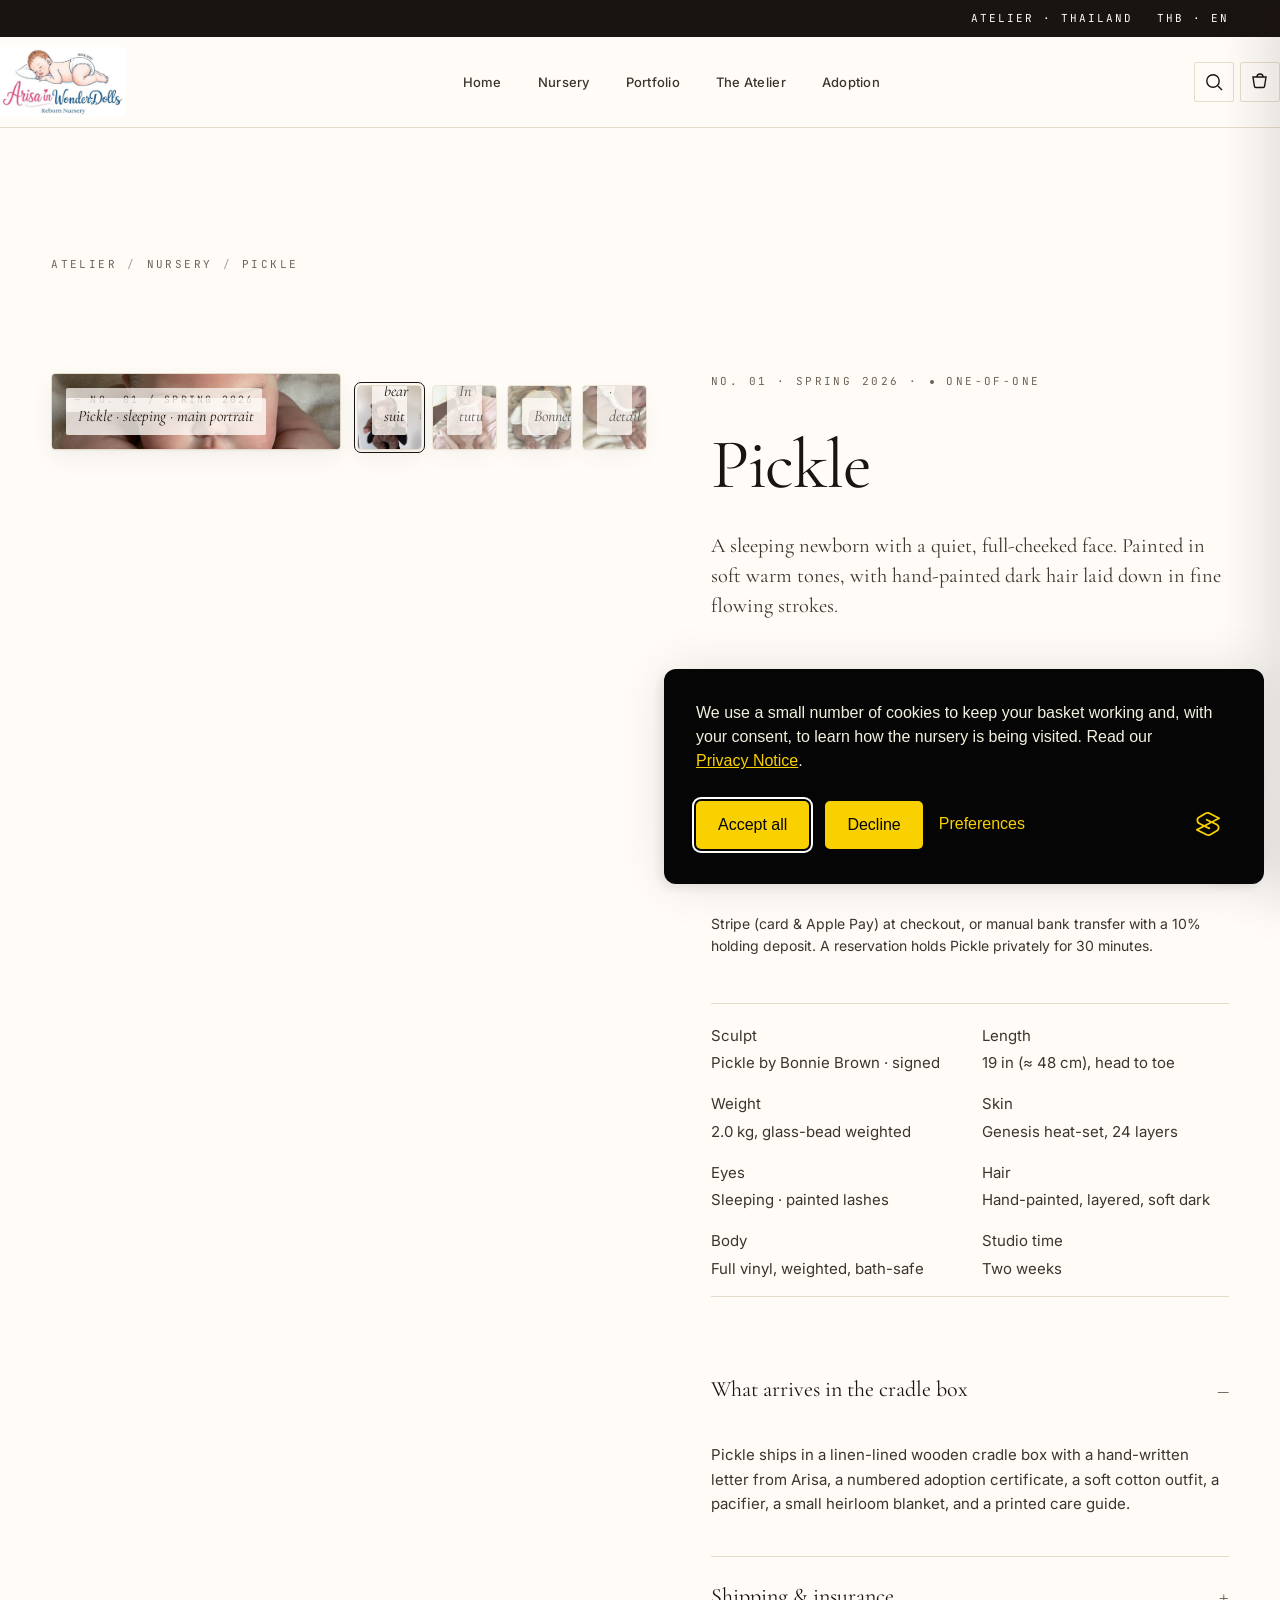
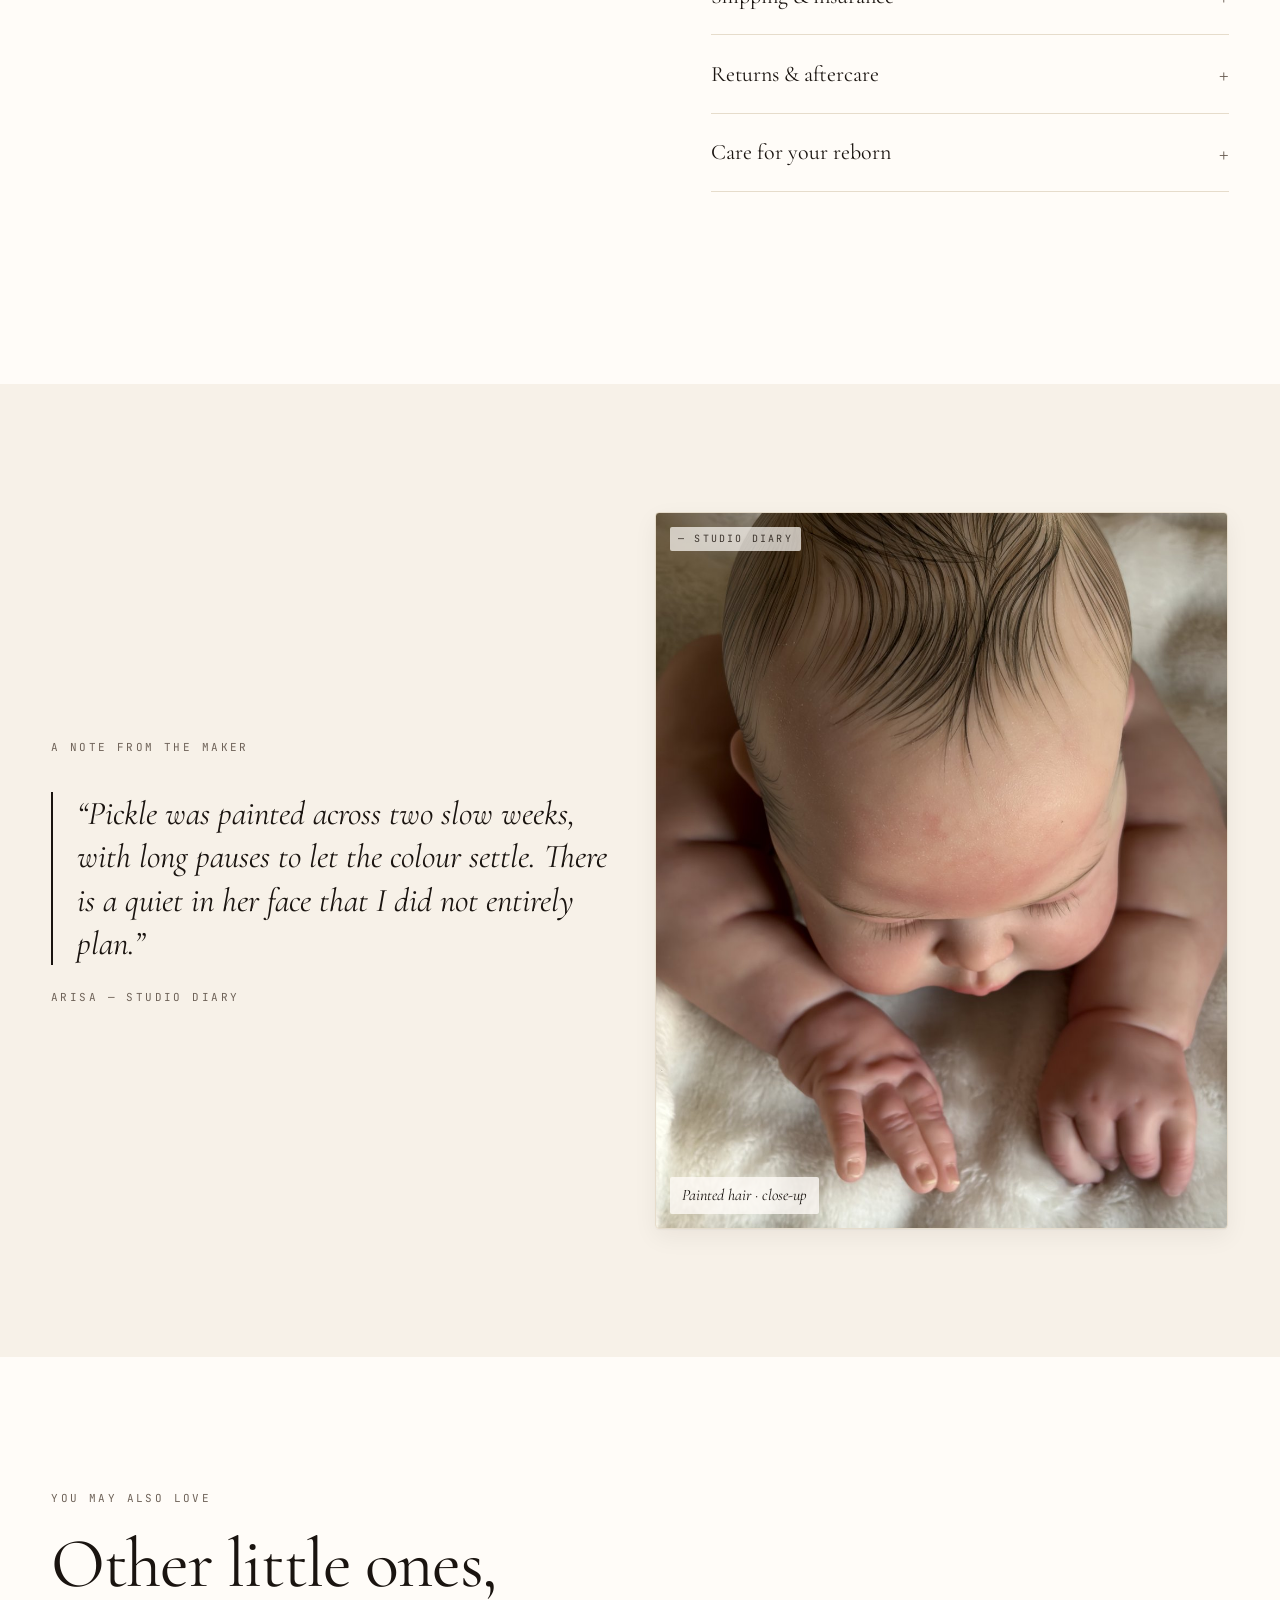
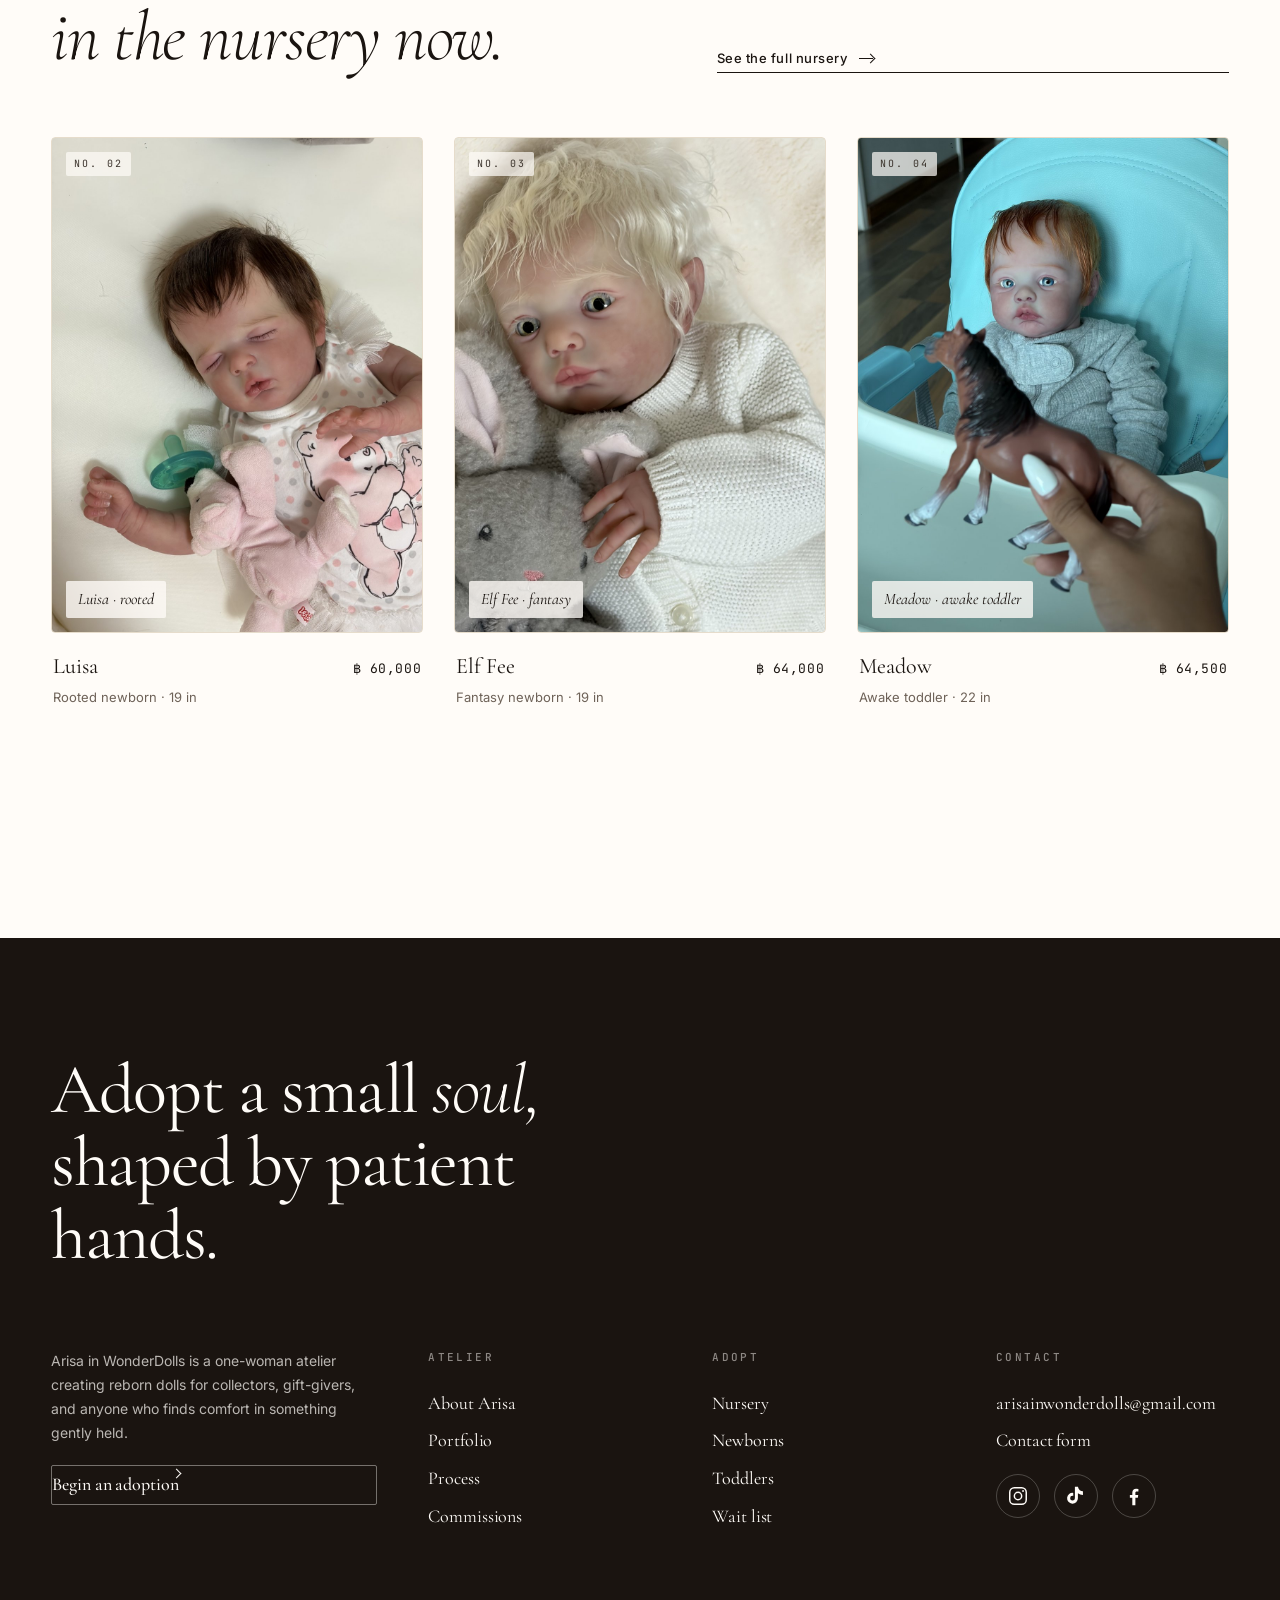
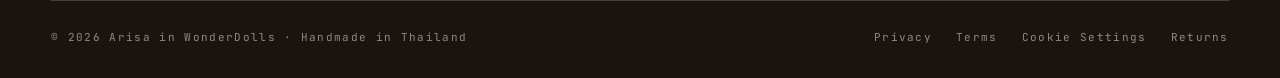
<file: product.html>
﻿<!doctype html>
<html lang="en">
<head>
<meta charset="utf-8" />
<meta name="viewport" content="width=device-width, initial-scale=1, viewport-fit=cover" />
<title>Liora — Sleeping Newborn · Arisa in WonderDolls</title>
<meta name="description" content="Liora is a one-of-one sleeping newborn reborn doll, hand-painted in Genesis heat-set with rooted imported mohair." />
<meta name="theme-color" content="#FFFCF8" />
<link rel="icon" href="assets/favicon.svg" type="image/svg+xml" />
<link rel="alternate icon" href="assets/img/logo.jpg?v=2" type="image/jpeg" />
<link rel="apple-touch-icon" href="assets/img/logo.jpg?v=2" />
<link rel="canonical" href="https://arisainwonderdolls.com/product.html" />
<link rel="stylesheet" href="assets/css/styles.css?v=3" />
<script type="application/ld+json">
{ "@context": "https://schema.org", "@type": "Product", "name": "Liora", "description": "Sleeping newborn reborn doll, hand-painted, one-of-one.", "image": "https://arisainwonderdolls.com/assets/img/logo.jpg", "brand": { "@type": "Brand", "name": "Arisa in WonderDolls" }, "sku": "AIW-LIORA-01", "offers": { "@type": "Offer", "price": "56000", "priceCurrency": "THB", "availability": "https://schema.org/InStock", "url": "https://arisainwonderdolls.com/product.html" } }
</script>
<!-- Google Consent Mode V2 — default deny; updated by Silktide consent manager -->
<script>
window.dataLayer = window.dataLayer || [];
function gtag(){dataLayer.push(arguments);}
gtag('consent', 'default', {
  analytics_storage: 'denied',
  ad_storage: 'denied',
  ad_user_data: 'denied',
  ad_personalization: 'denied',
  wait_for_update: 500
});
</script>
<!-- TODO: replace G-XXXXXXXXXX with Arisa's GA4 measurement ID when available -->
<!--
<script async src="https://www.googletagmanager.com/gtag/js?id=G-XXXXXXXXXX"></script>
<script>gtag('js', new Date());gtag('config', 'G-XXXXXXXXXX');</script>
-->
</head>
<body data-screen-label="02b Product">

<div class="topbar"><div class="container topbar-inner"><div class="marquee" aria-hidden="true"><span>Worldwide insured shipping &nbsp;·&nbsp; Each doll is one-of-one &nbsp;·&nbsp; Adoption certificate included &nbsp;·&nbsp; Hand-painted in Genesis heat-set &nbsp;·&nbsp; Worldwide insured shipping &nbsp;·&nbsp;</span></div><div class="meta"><span>Atelier · Thailand</span><span>THB · EN</span></div></div></div>

<header class="site-header">
  <div class="container nav">
    <a class="brand" href="index.html" aria-label="Arisa in WonderDolls — home"><img class="brand-logo" src="assets/img/logo.jpg?v=2" alt="Arisa in WonderDolls — Reborn Nursery" width="125" height="70" /></a>
    <nav class="nav-links" aria-label="Primary">
      <a href="index.html">Home</a>
      <a href="shop.html">Nursery</a>
      <a href="gallery.html">Portfolio</a>
      <a href="about.html">The Atelier</a>
      <a href="contact.html">Adoption</a>
    </nav>
    <div class="nav-tools">
      <button class="icon-btn hide-desktop menu-btn" data-menu-open aria-label="Open menu"><svg width="18" height="12" viewBox="0 0 18 12" fill="none"><path d="M0 1h18M0 6h18M0 11h12" stroke="currentColor" stroke-width="1.4"/></svg></button>
      <button class="icon-btn" aria-label="Search"><svg width="18" height="18" viewBox="0 0 18 18" fill="none"><circle cx="8" cy="8" r="6.2" stroke="currentColor" stroke-width="1.4"/><path d="M13 13l4 4" stroke="currentColor" stroke-width="1.4"/></svg></button>
      <button class="icon-btn" data-open-cart aria-label="Open basket"><svg width="18" height="18" viewBox="0 0 18 18" fill="none"><path d="M2 4h13l-1.4 9.2a1.5 1.5 0 0 1-1.5 1.3H4.9a1.5 1.5 0 0 1-1.5-1.3L2 4z" stroke="currentColor" stroke-width="1.4"/><path d="M6 4a3 3 0 1 1 6 0" stroke="currentColor" stroke-width="1.4"/></svg><span class="count" data-cart-count style="display:none">0</span></button>
    </div>
  </div>
</header>

<div class="mobile-menu" aria-hidden="true">
  <div class="mobile-menu-head"><span class="brand"><img class="brand-logo" src="assets/img/logo.jpg?v=2" alt="Arisa in WonderDolls" width="100" height="56" /></span><button class="icon-btn" data-menu-close aria-label="Close menu"><svg width="16" height="16" viewBox="0 0 16 16" fill="none"><path d="M2 2l12 12M14 2L2 14" stroke="currentColor" stroke-width="1.4"/></svg></button></div>
  <nav><a href="index.html"><span class="num">01</span>Home</a><a href="shop.html"><span class="num">02</span>Nursery</a><a href="gallery.html"><span class="num">03</span>Portfolio</a><a href="about.html"><span class="num">04</span>The Atelier</a><a href="contact.html"><span class="num">05</span>Adoption</a></nav>
</div>

<section class="section">
  <div class="container">
    <div class="crumbs" style="font-family:var(--mono); font-size:11px; letter-spacing:.22em; text-transform:uppercase; color:var(--ink-3); margin-bottom: 36px;"><a href="index.html">Atelier</a> <span style="opacity:.6;">/</span> <a href="shop.html">Nursery</a> <span style="opacity:.6;">/</span> Pickle</div>

    <div class="pdp-grid">
      <div class="gallery-stack reveal">
        <div class="imgph main has-photo" style="background-image:url('assets/img/products/pickle/portrait-arms-up.jpg?v=1')">
          <span class="corner">— No. 01 / Spring 2026</span>
          <span class="label">Pickle · sleeping · main portrait</span>
        </div>
        <div class="thumbs">
          <div class="imgph active has-photo" style="background-image:url('assets/img/products/pickle/lifestyle-bear-suit.jpg?v=1')"><span class="label">In bear suit</span></div>
          <div class="imgph blue has-photo" style="background-image:url('assets/img/products/pickle/dressed-heart-tutu.jpg?v=1')"><span class="label">In tutu</span></div>
          <div class="imgph cream has-photo" style="background-image:url('assets/img/products/pickle/bunny-bonnet.jpg?v=1')"><span class="label">Bonnet</span></div>
          <div class="imgph has-photo" style="background-image:url('assets/img/products/pickle/detail-hand.jpg?v=1')"><span class="label">Hand · detail</span></div>
        </div>
      </div>

      <div class="pdp-info reveal">
        <div class="eyebrow mb-m">No. 01 · Spring 2026 ·<span class="dot"></span>One-of-one</div>
        <h1 class="display-l" style="margin: 0;">Pickle</h1>
        <p class="lede mt-s">A sleeping newborn with a quiet, full-cheeked face. Painted in soft warm tones, with hand-painted dark hair laid down in fine flowing strokes.</p>

        <div class="price-line">
          <span>฿ 56,500</span>
          <small>THB · VAT included</small>
        </div>

        <div style="display:grid; gap: 12px; margin-bottom: 28px;">
          <button class="btn btn-primary" style="width:100%; justify-content:center;"
            data-add-to-cart
            data-product='{"id":"pickle","name":"Pickle","subtitle":"Sleeping newborn · 19in","price":56500,"placeholder":"Pickle · sleeping"}'>
            Reserve Pickle — ฿56,500 <span class="arrow"></span>
          </button>
          <a class="btn btn-soft" style="width:100%; justify-content:center;" href="contact.html">Ask a question about Pickle</a>
        </div>

        <div class="eyebrow mb-s">Payment</div>
        <p style="font-size: 14px; color: var(--ink-2); margin: 0 0 28px;">Stripe (card &amp; Apple Pay) at checkout, or manual bank transfer with a 10% holding deposit. A reservation holds Pickle privately for 30 minutes.</p>

        <ul class="spec-list">
          <li><span class="k">Sculpt</span><span>Pickle by Bonnie Brown · signed</span></li>
          <li><span class="k">Length</span><span>19 in (≈ 48 cm), head to toe</span></li>
          <li><span class="k">Weight</span><span>2.0 kg, glass-bead weighted</span></li>
          <li><span class="k">Skin</span><span>Genesis heat-set, 24 layers</span></li>
          <li><span class="k">Eyes</span><span>Sleeping · painted lashes</span></li>
          <li><span class="k">Hair</span><span>Hand-painted, layered, soft dark</span></li>
          <li><span class="k">Body</span><span>Full vinyl, weighted, bath-safe</span></li>
          <li><span class="k">Studio time</span><span>Two weeks</span></li>
        </ul>

        <div class="accordion mt-l">
          <details open>
            <summary>What arrives in the cradle box</summary>
            <p>Pickle ships in a linen-lined wooden cradle box with a hand-written letter from Arisa, a numbered adoption certificate, a soft cotton outfit, a pacifier, a small heirloom blanket, and a printed care guide.</p>
          </details>
          <details>
            <summary>Shipping &amp; insurance</summary>
            <p>We ship worldwide via fully insured express courier, packed and double-boxed. Domestic Thai shipping is free; international shipping is calculated at checkout. Arrival typically within 3–7 working days from dispatch.</p>
          </details>
          <details>
            <summary>Returns &amp; aftercare</summary>
            <p>You may return your reborn within 14 days of arrival in unworn, unwashed condition. Lifetime gentle-restoration is included for any doll that ever needs mending — please write to the studio first.</p>
          </details>
          <details>
            <summary>Care for your reborn</summary>
            <p>Keep her out of direct sunlight, away from ink and felt-tip, and gently dust her with a soft brush. The mohair can be combed lightly with a doll-safe wig brush. A full care leaflet ships with the cradle.</p>
          </details>
        </div>
      </div>
    </div>
  </div>
</section>

<section class="section bg-paper">
  <div class="container">
    <div class="grid grid-2" style="align-items:center;">
      <div class="reveal">
        <div class="eyebrow mb-l">A note from the maker</div>
        <p class="quote" style="font-size: clamp(24px, 2.6vw, 36px);">“Pickle was painted across two slow weeks, with long pauses to let the colour settle. There is a quiet in her face that I did not entirely plan.”</p>
        <div class="quote-author">Arisa — Studio diary</div>
      </div>
      <div class="reveal"><div class="imgph ar-portrait blue has-photo" style="background-image:url('assets/img/products/pickle/top-of-head-painted-hair.jpg?v=1')"><span class="corner">— Studio diary</span><span class="label">Painted hair · close-up</span></div></div>
    </div>
  </div>
</section>

<section class="section">
  <div class="container">
    <div class="section-head">
      <div><div class="eyebrow mb-m">You may also love</div><h2 class="display-l">Other little ones,<br /><span class="italic">in the nursery now.</span></h2></div>
      <div class="right"><a class="btn-link" href="shop.html">See the full nursery <span class="arrow"></span></a></div>
    </div>
    <div class="grid grid-3">
      <a class="product-card reveal" href="product.html">
        <div class="frame"><div class="imgph ar-tall blue has-photo" style="background-image:url('assets/img/products/luisa/finished-pacifier-bear.jpg?v=1')"><span class="corner">No. 02</span><span class="label">Luisa · rooted</span></div></div>
        <div class="body"><div class="meta-row"><span class="name">Luisa</span><span class="price">฿ 60,000</span></div><span class="sub">Rooted newborn · 19 in</span></div>
      </a>
      <a class="product-card reveal" href="product.html">
        <div class="frame"><div class="imgph ar-tall cream has-photo" style="background-image:url('assets/img/products/elf-fee/portrait-with-bunny.jpg?v=1')"><span class="corner">No. 03</span><span class="label">Elf Fee · fantasy</span></div></div>
        <div class="body"><div class="meta-row"><span class="name">Elf Fee</span><span class="price">฿ 64,000</span></div><span class="sub">Fantasy newborn · 19 in</span></div>
      </a>
      <a class="product-card reveal" href="product.html">
        <div class="frame"><div class="imgph ar-tall has-photo" style="background-image:url('assets/img/products/meadow/highchair-with-horse.jpg?v=1')"><span class="corner">No. 04</span><span class="label">Meadow · awake toddler</span></div></div>
        <div class="body"><div class="meta-row"><span class="name">Meadow</span><span class="price">฿ 64,500</span></div><span class="sub">Awake toddler · 22 in</span></div>
      </a>
    </div>
  </div>
</section>

<footer class="site-footer">
  <div class="container">
    <h2 class="display-l" style="max-width: 18ch;">Adopt a small <span class="italic">soul,</span> shaped by patient hands.</h2>
    <div class="footer-grid">
      <div><p style="max-width: 36ch;">Arisa in WonderDolls is a one-woman atelier creating reborn dolls for collectors, gift-givers, and anyone who finds comfort in something gently held.</p><a class="btn btn-soft mt-m" href="contact.html" style="background:transparent; color:var(--porcelain); border-color:rgba(255,252,248,.4);">Begin an adoption <span class="arrow"></span></a></div>
      <div><h4>Atelier</h4><a href="about.html">About Arisa</a><a href="gallery.html">Portfolio</a><a href="shop.html">Process</a><a href="contact.html">Commissions</a></div>
      <div><h4>Adopt</h4><a href="shop.html">Nursery</a><a href="shop.html">Newborns</a><a href="shop.html">Toddlers</a><a href="contact.html">Wait list</a></div>
      <div><h4>Contact</h4><a href="mailto:arisainwonderdolls@gmail.com">arisainwonderdolls@gmail.com</a><a href="contact.html">Contact form</a><div class="social-icons"><a href="https://www.instagram.com/arisa_in_wonderdolls" target="_blank" rel="noopener noreferrer" aria-label="Instagram"><svg viewBox="0 0 24 24" fill="none" stroke="currentColor" stroke-width="1.6" stroke-linecap="round" stroke-linejoin="round" aria-hidden="true"><rect x="3" y="3" width="18" height="18" rx="5"/><circle cx="12" cy="12" r="4"/><circle cx="17.5" cy="6.5" r="1" fill="currentColor" stroke="none"/></svg></a><a href="https://www.tiktok.com/@arisareborndollnersury" target="_blank" rel="noopener noreferrer" aria-label="TikTok"><svg viewBox="0 0 24 24" fill="currentColor" aria-hidden="true"><path d="M19.6 6.8a5.7 5.7 0 0 1-3.5-1.2 5.7 5.7 0 0 1-2-3.6h-3.3v12.4a2.6 2.6 0 1 1-2.6-2.6c.27 0 .54.04.78.12V8.6a5.9 5.9 0 1 0 5.1 5.85V9.1a8.9 8.9 0 0 0 5.5 1.85V7.6c-.01 0-.01-.8 0-.8z"/></svg></a><a href="https://www.facebook.com/share/1AxGdXgPge/" target="_blank" rel="noopener noreferrer" aria-label="Facebook"><svg viewBox="0 0 24 24" fill="currentColor" aria-hidden="true"><path d="M13.5 22v-8h2.7l.4-3.2h-3.1V8.7c0-.93.26-1.56 1.6-1.56h1.7V4.27a23 23 0 0 0-2.5-.13c-2.46 0-4.15 1.5-4.15 4.26V10.8H7.5V14h2.65v8h3.35z"/></svg></a></div></div>
    </div>
    <div class="footer-bar"><span>© <span data-year>2026</span> Arisa in WonderDolls · Handmade in Thailand</span><span style="display:inline-flex; gap:24px;"><a href="privacy.html">Privacy</a><a href="terms.html">Terms</a><a href="#" data-cookie-settings>Cookie Settings</a><a href="contact.html">Returns</a></span></div>
  </div>
</footer>

<div class="cart-overlay" data-cart-overlay data-close-cart></div>
<aside class="cart-drawer" data-cart-drawer aria-label="Basket">
  <div class="cart-head"><h3>Your basket</h3><button class="icon-btn" data-close-cart aria-label="Close basket"><svg width="14" height="14" viewBox="0 0 14 14" fill="none"><path d="M1 1l12 12M13 1L1 13" stroke="currentColor" stroke-width="1.4"/></svg></button></div>
  <div class="cart-body" data-cart-body></div>
  <div class="cart-foot"><div class="row"><span style="font-family:var(--mono); font-size:11px; letter-spacing:.18em; text-transform:uppercase; color:var(--ink-3);">Subtotal</span><span class="total" data-cart-total>฿ 0</span></div><div class="vat">VAT included · Insured shipping at checkout</div><a class="btn btn-primary" href="contact.html">Continue to adoption <span class="arrow"></span></a><a class="btn btn-soft ghost" href="shop.html">Keep browsing</a></div>
</aside>

<!-- Silktide Consent Manager — deferred to avoid render-blocking -->
<link rel="preload" href="assets/silktide/silktide-consent-manager.css?v=1" as="style" onload="this.onload=null;this.rel='stylesheet'"/>
<noscript><link rel="stylesheet" href="assets/silktide/silktide-consent-manager.css?v=1"/></noscript>
<script defer src="assets/silktide/silktide-consent-manager.js?v=1"></script>
<script defer src="assets/js/consent-init.js?v=1"></script>
<script src="assets/js/main.js" defer></script>
<script src="assets/js/cart.js?v=2" defer></script>
<script src="https://empirra-feedback.vercel.app/widget.js" data-client="fb84dcd8-c461-484a-86a5-8018ec5f7970" defer></script>
<!-- Floating contact buttons -->
<div class="fab-stack" aria-label="Contact options">
  <a class="fab fab--whatsapp" href="https://wa.me/66962026660" target="_blank" rel="noopener noreferrer" aria-label="Contact on WhatsApp">
    <svg viewBox="0 0 24 24" xmlns="http://www.w3.org/2000/svg" aria-hidden="true" focusable="false"><path d="M17.472 14.382c-.297-.149-1.758-.867-2.03-.967-.273-.099-.471-.148-.67.15-.197.297-.767.966-.94 1.164-.173.199-.347.223-.644.075-.297-.15-1.255-.463-2.39-1.475-.883-.788-1.48-1.761-1.653-2.059-.173-.297-.018-.458.13-.606.134-.133.297-.347.446-.52.149-.174.198-.298.298-.497.099-.198.05-.371-.025-.52-.075-.149-.669-1.612-.916-2.207-.242-.579-.487-.5-.669-.51l-.57-.01c-.198 0-.52.074-.792.372-.272.297-1.04 1.016-1.04 2.479 0 1.462 1.065 2.875 1.213 3.074.149.198 2.096 3.2 5.077 4.487.709.306 1.262.489 1.694.625.712.227 1.36.195 1.871.118.571-.085 1.758-.719 2.006-1.413.248-.694.248-1.289.173-1.413-.074-.124-.272-.198-.57-.347m-5.421 7.403h-.004a9.87 9.87 0 0 1-5.031-1.378l-.361-.214-3.741.982.998-3.648-.235-.374a9.86 9.86 0 0 1-1.51-5.26c.001-5.45 4.436-9.884 9.888-9.884 2.64 0 5.122 1.03 6.988 2.898a9.825 9.825 0 0 1 2.893 6.994c-.003 5.45-4.437 9.884-9.885 9.884m8.413-18.297A11.815 11.815 0 0 0 12.05 0C5.495 0 .16 5.335.157 11.892c0 2.096.547 4.142 1.588 5.945L.057 24l6.305-1.654a11.882 11.882 0 0 0 5.683 1.448h.005c6.554 0 11.89-5.335 11.893-11.893A11.821 11.821 0 0 0 20.464 3.488"/></svg>
  </a>
  <a class="fab fab--line" href="https://line.me/ti/p/dumver18" target="_blank" rel="noopener noreferrer" aria-label="Contact on LINE">
    <svg viewBox="0 0 24 24" xmlns="http://www.w3.org/2000/svg" aria-hidden="true" focusable="false"><path d="M19.365 9.863c.349 0 .63.285.63.631 0 .345-.281.63-.63.63H17.61v1.125h1.755c.349 0 .63.283.63.63 0 .344-.281.629-.63.629h-2.386c-.346 0-.627-.285-.627-.629V8.108c0-.345.281-.63.63-.63h2.386c.346 0 .627.285.627.63 0 .349-.281.63-.63.63H17.61v1.125h1.755zm-3.855 3.016c0 .27-.174.51-.432.596-.064.021-.133.031-.199.031-.211 0-.391-.09-.51-.25l-2.443-3.317v2.94c0 .344-.279.629-.631.629-.346 0-.626-.285-.626-.629V8.108c0-.27.173-.51.43-.595.06-.023.135-.033.194-.033.195 0 .375.104.495.254l2.462 3.33V8.108c0-.345.282-.63.63-.63.345 0 .63.285.63.63v4.771zm-5.741 0c0 .344-.282.629-.631.629-.345 0-.627-.285-.627-.629V8.108c0-.345.282-.63.63-.63.346 0 .628.285.628.63v4.771zm-2.466.629H4.917c-.345 0-.63-.285-.63-.629V8.108c0-.345.285-.63.63-.63.348 0 .63.285.63.63v4.141h1.756c.348 0 .629.283.629.63 0 .344-.282.629-.629.629M24 10.314C24 4.943 18.615.572 12 .572S0 4.943 0 10.314c0 4.811 4.27 8.842 10.035 9.608.391.082.923.258 1.058.59.12.301.079.766.038 1.08l-.164 1.02c-.045.301-.24 1.186 1.049.645 1.291-.539 6.916-4.078 9.436-6.975C23.176 14.393 24 12.458 24 10.314"/></svg>
  </a>
</div>
</body>
</html>
</file>
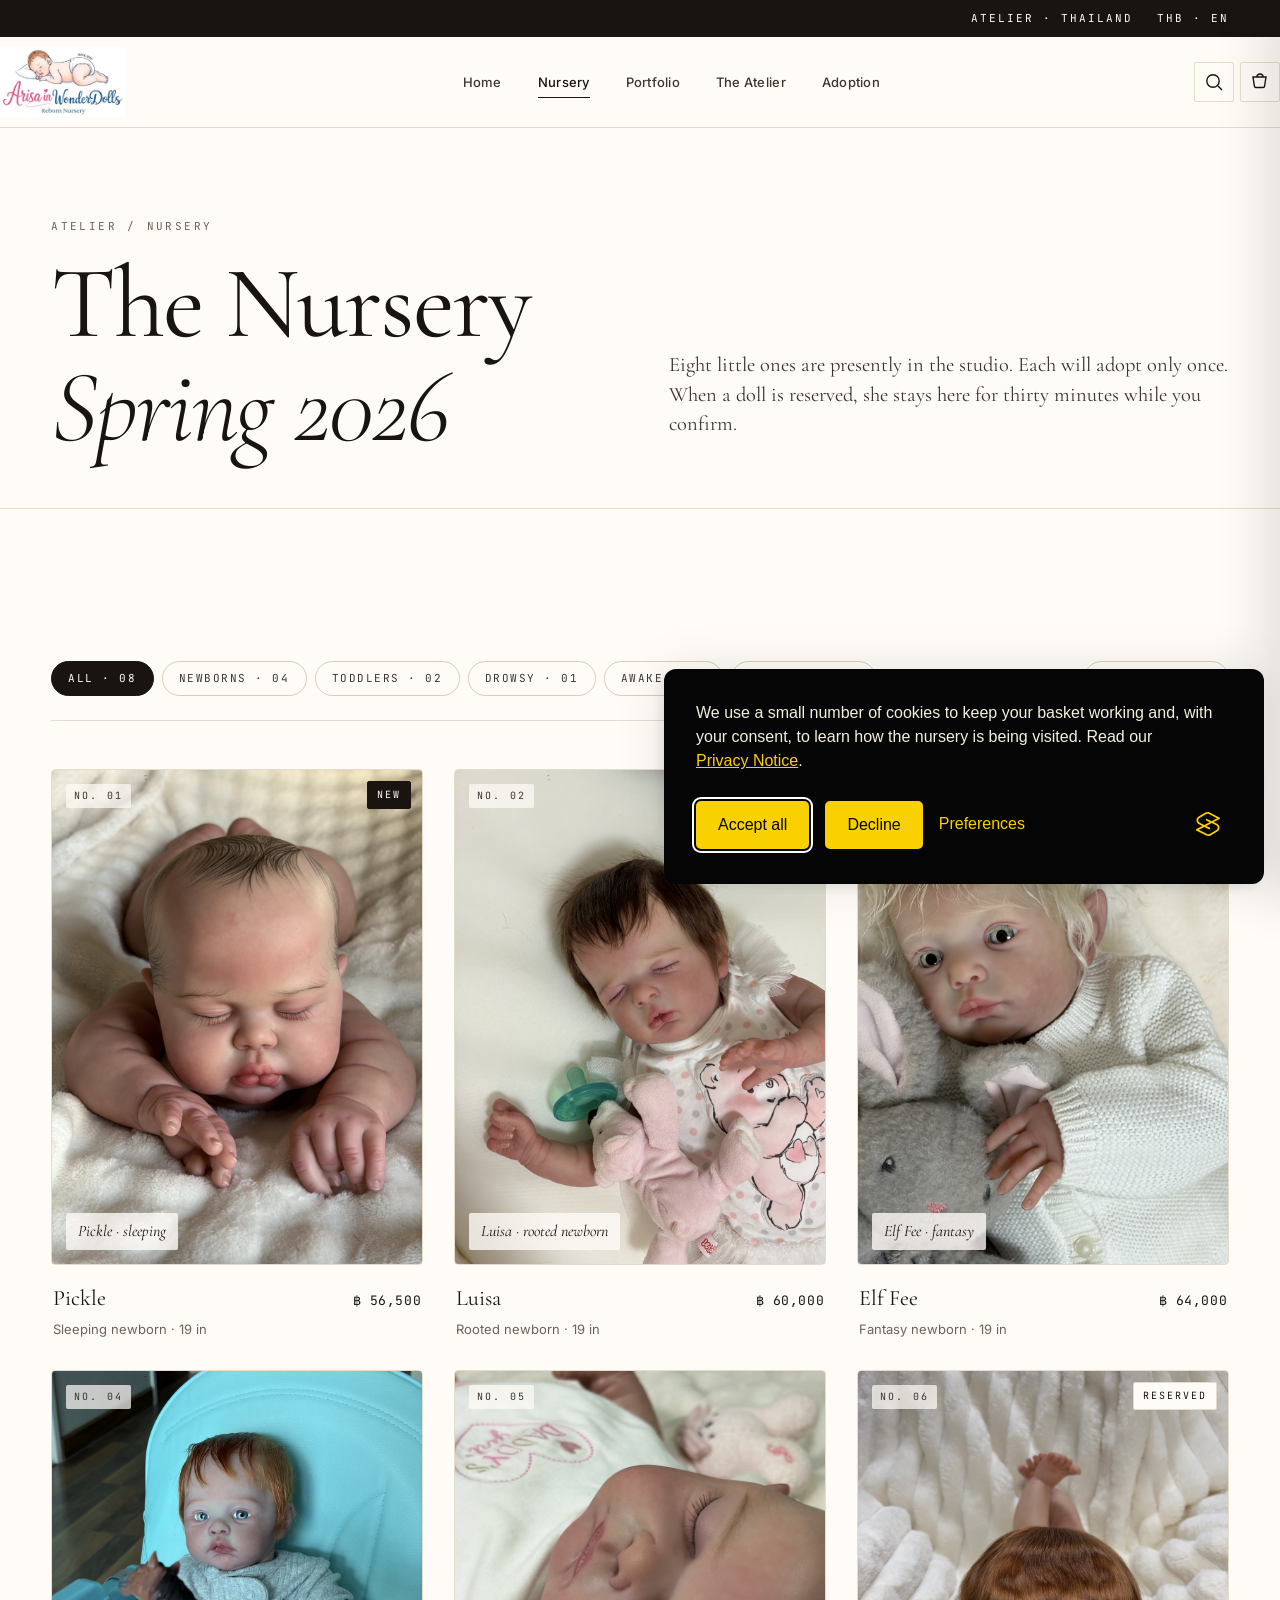
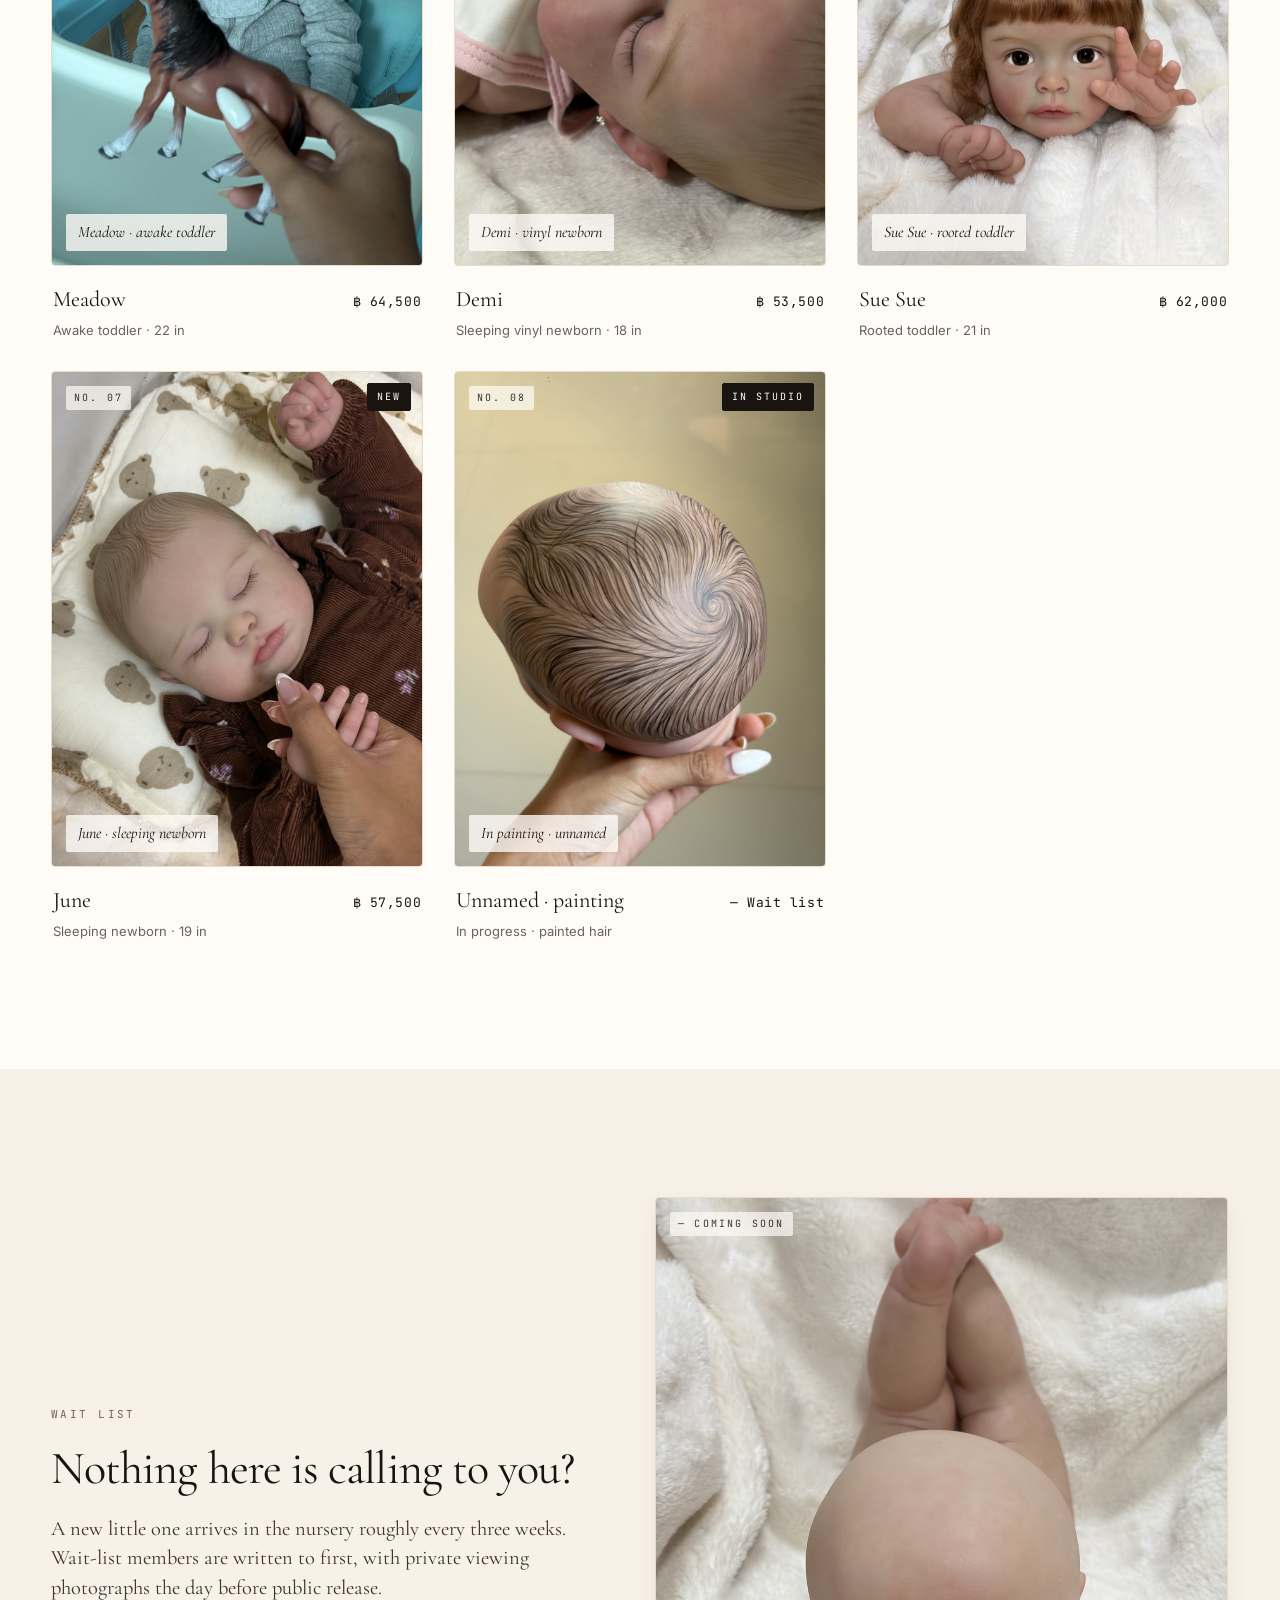
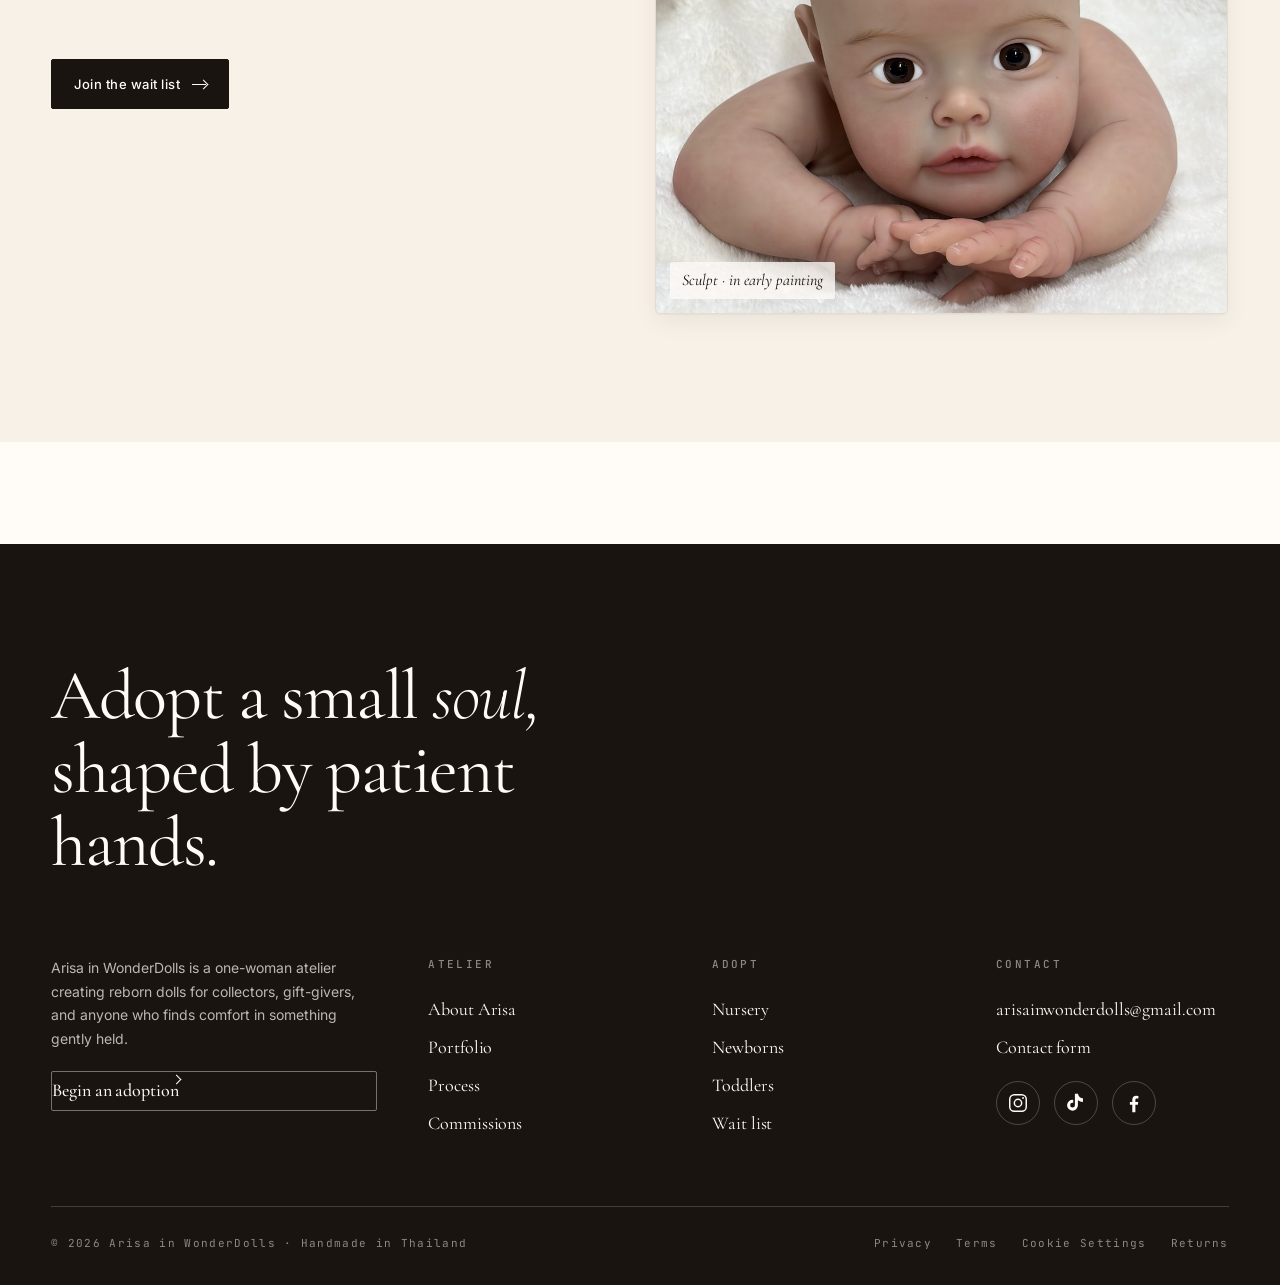
<file: shop.html>
﻿<!doctype html>
<html lang="en">
<head>
<meta charset="utf-8" />
<meta name="viewport" content="width=device-width, initial-scale=1, viewport-fit=cover" />
<title>The Nursery — Reborn Dolls for Adoption · Arisa in WonderDolls</title>
<meta name="description" content="Browse the current nursery of one-of-one handmade reborn dolls. Each piece is hand-painted, hand-rooted, and adopts only once." />
<meta name="theme-color" content="#FFFCF8" />
<link rel="icon" href="assets/favicon.svg" type="image/svg+xml" />
<link rel="alternate icon" href="assets/img/logo.jpg?v=2" type="image/jpeg" />
<link rel="apple-touch-icon" href="assets/img/logo.jpg?v=2" />
<link rel="canonical" href="https://arisainwonderdolls.com/shop.html" />
<link rel="stylesheet" href="assets/css/styles.css?v=3" />
<script type="application/ld+json">
{ "@context": "https://schema.org", "@type": "ItemList", "name": "Nursery", "itemListElement": [
  {"@type":"Product","name":"Liora","offers":{"@type":"Offer","price":"56000","priceCurrency":"THB","availability":"https://schema.org/InStock"}},
  {"@type":"Product","name":"Theo","offers":{"@type":"Offer","price":"64000","priceCurrency":"THB","availability":"https://schema.org/InStock"}}
]}
</script>
<!-- Google Consent Mode V2 — default deny; updated by Silktide consent manager -->
<script>
window.dataLayer = window.dataLayer || [];
function gtag(){dataLayer.push(arguments);}
gtag('consent', 'default', {
  analytics_storage: 'denied',
  ad_storage: 'denied',
  ad_user_data: 'denied',
  ad_personalization: 'denied',
  wait_for_update: 500
});
</script>
<!-- TODO: replace G-XXXXXXXXXX with Arisa's GA4 measurement ID when available -->
<!--
<script async src="https://www.googletagmanager.com/gtag/js?id=G-XXXXXXXXXX"></script>
<script>gtag('js', new Date());gtag('config', 'G-XXXXXXXXXX');</script>
-->
</head>
<body data-screen-label="02 Shop">

<div class="topbar"><div class="container topbar-inner"><div class="marquee" aria-hidden="true"><span>Worldwide insured shipping &nbsp;·&nbsp; Each doll is one-of-one &nbsp;·&nbsp; Adoption certificate included &nbsp;·&nbsp; Hand-painted in Genesis heat-set &nbsp;·&nbsp; Worldwide insured shipping &nbsp;·&nbsp; Each doll is one-of-one &nbsp;·&nbsp;</span></div><div class="meta"><span>Atelier · Thailand</span><span>THB · EN</span></div></div></div>

<header class="site-header">
  <div class="container nav">
    <a class="brand" href="index.html" aria-label="Arisa in WonderDolls — home"><img class="brand-logo" src="assets/img/logo.jpg?v=2" alt="Arisa in WonderDolls — Reborn Nursery" width="125" height="70" /></a>
    <nav class="nav-links" aria-label="Primary">
      <a href="index.html">Home</a>
      <a href="shop.html" aria-current="page">Nursery</a>
      <a href="gallery.html">Portfolio</a>
      <a href="about.html">The Atelier</a>
      <a href="contact.html">Adoption</a>
    </nav>
    <div class="nav-tools">
      <button class="icon-btn hide-desktop menu-btn" data-menu-open aria-label="Open menu"><svg width="18" height="12" viewBox="0 0 18 12" fill="none"><path d="M0 1h18M0 6h18M0 11h12" stroke="currentColor" stroke-width="1.4"/></svg></button>
      <button class="icon-btn" aria-label="Search"><svg width="18" height="18" viewBox="0 0 18 18" fill="none"><circle cx="8" cy="8" r="6.2" stroke="currentColor" stroke-width="1.4"/><path d="M13 13l4 4" stroke="currentColor" stroke-width="1.4"/></svg></button>
      <button class="icon-btn" data-open-cart aria-label="Open basket"><svg width="18" height="18" viewBox="0 0 18 18" fill="none"><path d="M2 4h13l-1.4 9.2a1.5 1.5 0 0 1-1.5 1.3H4.9a1.5 1.5 0 0 1-1.5-1.3L2 4z" stroke="currentColor" stroke-width="1.4"/><path d="M6 4a3 3 0 1 1 6 0" stroke="currentColor" stroke-width="1.4"/></svg><span class="count" data-cart-count style="display:none">0</span></button>
    </div>
  </div>
</header>

<div class="mobile-menu" aria-hidden="true">
  <div class="mobile-menu-head"><span class="brand"><img class="brand-logo" src="assets/img/logo.jpg?v=2" alt="Arisa in WonderDolls" width="100" height="56" /></span><button class="icon-btn" data-menu-close aria-label="Close menu"><svg width="16" height="16" viewBox="0 0 16 16" fill="none"><path d="M2 2l12 12M14 2L2 14" stroke="currentColor" stroke-width="1.4"/></svg></button></div>
  <nav><a href="index.html"><span class="num">01</span>Home</a><a href="shop.html"><span class="num">02</span>Nursery</a><a href="gallery.html"><span class="num">03</span>Portfolio</a><a href="about.html"><span class="num">04</span>The Atelier</a><a href="contact.html"><span class="num">05</span>Adoption</a></nav>
</div>

<section class="page-header">
  <div class="container">
    <div class="crumbs"><a href="index.html">Atelier</a><span>/</span><span>Nursery</span></div>
    <div class="grid grid-2" style="align-items: end;">
      <h1 class="display-xl">The Nursery <br /><span class="italic" style="color:var(--rose-deep);">Spring 2026</span></h1>
      <p class="lede" style="justify-self: end;">Eight little ones are presently in the studio. Each will adopt only once. When a doll is reserved, she stays here for thirty minutes while you confirm.</p>
    </div>
  </div>
</section>

<section class="section">
  <div class="container">
    <div class="shop-toolbar">
      <div class="chips">
        <button class="chip active">All · 08</button>
        <button class="chip">Newborns · 04</button>
        <button class="chip">Toddlers · 02</button>
        <button class="chip">Drowsy · 01</button>
        <button class="chip">Awake · 03</button>
        <button class="chip">Reserved · 02</button>
      </div>
      <div class="chips">
        <button class="chip">Sort · Newest</button>
      </div>
    </div>

    <div class="grid grid-3">
      <a class="product-card reveal" href="product.html">
        <div class="frame">
          <div class="imgph ar-tall has-photo" style="background-image:url('assets/img/products/pickle/portrait-arms-up.jpg?v=1')"><span class="corner">No. 01</span><span class="label">Pickle · sleeping</span></div>
          <span class="tag new">New</span>
          <div class="quick"><button class="btn btn-primary" data-add-to-cart data-product='{"id":"pickle","name":"Pickle","subtitle":"Sleeping newborn · 19in","price":56500,"placeholder":"Pickle · sleeping"}'>Reserve <span class="arrow"></span></button></div>
        </div>
        <div class="body"><div class="meta-row"><span class="name">Pickle</span><span class="price">฿ 56,500</span></div><span class="sub">Sleeping newborn · 19 in</span></div>
      </a>

      <a class="product-card reveal" href="product.html">
        <div class="frame">
          <div class="imgph ar-tall blue has-photo" style="background-image:url('assets/img/products/luisa/finished-pacifier-bear.jpg?v=1')"><span class="corner">No. 02</span><span class="label">Luisa · rooted newborn</span></div>
          <div class="quick"><button class="btn btn-primary" data-add-to-cart data-product='{"id":"luisa","name":"Luisa","subtitle":"Rooted newborn · 19in","price":60000,"tone":"blue","placeholder":"Luisa · sleeping"}'>Reserve <span class="arrow"></span></button></div>
        </div>
        <div class="body"><div class="meta-row"><span class="name">Luisa</span><span class="price">฿ 60,000</span></div><span class="sub">Rooted newborn · 19 in</span></div>
      </a>

      <a class="product-card reveal" href="product.html">
        <div class="frame">
          <div class="imgph ar-tall cream has-photo" style="background-image:url('assets/img/products/elf-fee/portrait-with-bunny.jpg?v=1')"><span class="corner">No. 03</span><span class="label">Elf Fee · fantasy</span></div>
          <span class="tag">Fantasy</span>
          <div class="quick"><button class="btn btn-primary" data-add-to-cart data-product='{"id":"elf-fee","name":"Elf Fee","subtitle":"Fantasy newborn · 19in","price":64000,"tone":"cream","placeholder":"Elf Fee · fantasy"}'>Reserve <span class="arrow"></span></button></div>
        </div>
        <div class="body"><div class="meta-row"><span class="name">Elf Fee</span><span class="price">฿ 64,000</span></div><span class="sub">Fantasy newborn · 19 in</span></div>
      </a>

      <a class="product-card reveal" href="product.html">
        <div class="frame">
          <div class="imgph ar-tall has-photo" style="background-image:url('assets/img/products/meadow/highchair-with-horse.jpg?v=1')"><span class="corner">No. 04</span><span class="label">Meadow · awake toddler</span></div>
          <div class="quick"><button class="btn btn-primary" data-add-to-cart data-product='{"id":"meadow","name":"Meadow","subtitle":"Awake toddler · 22in","price":64500,"placeholder":"Meadow · awake"}'>Reserve <span class="arrow"></span></button></div>
        </div>
        <div class="body"><div class="meta-row"><span class="name">Meadow</span><span class="price">฿ 64,500</span></div><span class="sub">Awake toddler · 22 in</span></div>
      </a>

      <a class="product-card reveal" href="product.html">
        <div class="frame">
          <div class="imgph ar-tall blue has-photo" style="background-image:url('assets/img/products/demi/portrait-sleeping.jpg?v=1')"><span class="corner">No. 05</span><span class="label">Demi · vinyl newborn</span></div>
          <div class="quick"><button class="btn btn-primary" data-add-to-cart data-product='{"id":"demi","name":"Demi","subtitle":"Vinyl newborn · 18in","price":53500,"tone":"blue","placeholder":"Demi · sleeping"}'>Reserve <span class="arrow"></span></button></div>
        </div>
        <div class="body"><div class="meta-row"><span class="name">Demi</span><span class="price">฿ 53,500</span></div><span class="sub">Sleeping vinyl newborn · 18 in</span></div>
      </a>

      <a class="product-card reveal" href="product.html">
        <div class="frame">
          <div class="imgph ar-tall cream has-photo" style="background-image:url('assets/img/products/sue-sue/finished-auburn.jpg?v=1')"><span class="corner">No. 06</span><span class="label">Sue Sue · rooted toddler</span></div>
          <span class="tag">Reserved</span>
          <div class="quick"><button class="btn btn-soft" disabled>On hold</button></div>
        </div>
        <div class="body"><div class="meta-row"><span class="name">Sue Sue</span><span class="price">฿ 62,000</span></div><span class="sub">Rooted toddler · 21 in</span></div>
      </a>

      <a class="product-card reveal" href="product.html">
        <div class="frame">
          <div class="imgph ar-tall has-photo" style="background-image:url('assets/img/products/june/portrait-closeup.jpg?v=1')"><span class="corner">No. 07</span><span class="label">June · sleeping newborn</span></div>
          <span class="tag new">New</span>
          <div class="quick"><button class="btn btn-primary" data-add-to-cart data-product='{"id":"june","name":"June","subtitle":"Sleeping newborn · 19in","price":57500,"placeholder":"June · sleeping"}'>Reserve <span class="arrow"></span></button></div>
        </div>
        <div class="body"><div class="meta-row"><span class="name">June</span><span class="price">฿ 57,500</span></div><span class="sub">Sleeping newborn · 19 in</span></div>
      </a>

      <a class="product-card reveal" href="contact.html" style="cursor:pointer;">
        <div class="frame">
          <div class="imgph ar-tall blue has-photo" style="background-image:url('assets/img/process/painting-dark-swirl.jpg?v=1')"><span class="corner">No. 08</span><span class="label">In painting · unnamed</span></div>
          <span class="tag new">In studio</span>
          <div class="quick"><button class="btn btn-soft">Wait list</button></div>
        </div>
        <div class="body"><div class="meta-row"><span class="name">Unnamed · painting</span><span class="price">— Wait list</span></div><span class="sub">In progress · painted hair</span></div>
      </a>
    </div>
  </div>
</section>

<section class="section bg-paper">
  <div class="container">
    <div class="grid grid-2" style="align-items:center;">
      <div class="reveal">
        <div class="eyebrow mb-m">Wait list</div>
        <h2 class="display-m">Nothing here is calling to you?</h2>
        <p class="lede mt-m">A new little one arrives in the nursery roughly every three weeks. Wait-list members are written to first, with private viewing photographs the day before public release.</p>
        <a class="btn btn-primary mt-l" href="contact.html">Join the wait list <span class="arrow"></span></a>
      </div>
      <div class="reveal"><div class="imgph ar-portrait has-photo" style="background-image:url('assets/img/products/sue-sue/wip-bald-unfinished.jpg?v=1')"><span class="corner">— Coming soon</span><span class="label">Sculpt · in early painting</span></div></div>
    </div>
  </div>
</section>

<footer class="site-footer">
  <div class="container">
    <h2 class="display-l" style="max-width: 18ch;">Adopt a small <span class="italic">soul,</span> shaped by patient hands.</h2>
    <div class="footer-grid">
      <div><p style="max-width: 36ch;">Arisa in WonderDolls is a one-woman atelier creating reborn dolls for collectors, gift-givers, and anyone who finds comfort in something gently held.</p><a class="btn btn-soft mt-m" href="contact.html" style="background:transparent; color:var(--porcelain); border-color:rgba(255,252,248,.4);">Begin an adoption <span class="arrow"></span></a></div>
      <div><h4>Atelier</h4><a href="about.html">About Arisa</a><a href="gallery.html">Portfolio</a><a href="shop.html">Process</a><a href="contact.html">Commissions</a></div>
      <div><h4>Adopt</h4><a href="shop.html">Nursery</a><a href="shop.html">Newborns</a><a href="shop.html">Toddlers</a><a href="contact.html">Wait list</a></div>
      <div><h4>Contact</h4><a href="mailto:arisainwonderdolls@gmail.com">arisainwonderdolls@gmail.com</a><a href="contact.html">Contact form</a><div class="social-icons"><a href="https://www.instagram.com/arisa_in_wonderdolls" target="_blank" rel="noopener noreferrer" aria-label="Instagram"><svg viewBox="0 0 24 24" fill="none" stroke="currentColor" stroke-width="1.6" stroke-linecap="round" stroke-linejoin="round" aria-hidden="true"><rect x="3" y="3" width="18" height="18" rx="5"/><circle cx="12" cy="12" r="4"/><circle cx="17.5" cy="6.5" r="1" fill="currentColor" stroke="none"/></svg></a><a href="https://www.tiktok.com/@arisareborndollnersury" target="_blank" rel="noopener noreferrer" aria-label="TikTok"><svg viewBox="0 0 24 24" fill="currentColor" aria-hidden="true"><path d="M19.6 6.8a5.7 5.7 0 0 1-3.5-1.2 5.7 5.7 0 0 1-2-3.6h-3.3v12.4a2.6 2.6 0 1 1-2.6-2.6c.27 0 .54.04.78.12V8.6a5.9 5.9 0 1 0 5.1 5.85V9.1a8.9 8.9 0 0 0 5.5 1.85V7.6c-.01 0-.01-.8 0-.8z"/></svg></a><a href="https://www.facebook.com/share/1AxGdXgPge/" target="_blank" rel="noopener noreferrer" aria-label="Facebook"><svg viewBox="0 0 24 24" fill="currentColor" aria-hidden="true"><path d="M13.5 22v-8h2.7l.4-3.2h-3.1V8.7c0-.93.26-1.56 1.6-1.56h1.7V4.27a23 23 0 0 0-2.5-.13c-2.46 0-4.15 1.5-4.15 4.26V10.8H7.5V14h2.65v8h3.35z"/></svg></a></div></div>
    </div>
    <div class="footer-bar"><span>© <span data-year>2026</span> Arisa in WonderDolls · Handmade in Thailand</span><span style="display:inline-flex; gap:24px;"><a href="privacy.html">Privacy</a><a href="terms.html">Terms</a><a href="#" data-cookie-settings>Cookie Settings</a><a href="contact.html">Returns</a></span></div>
  </div>
</footer>

<div class="cart-overlay" data-cart-overlay data-close-cart></div>
<aside class="cart-drawer" data-cart-drawer aria-label="Basket">
  <div class="cart-head"><h3>Your basket</h3><button class="icon-btn" data-close-cart aria-label="Close basket"><svg width="14" height="14" viewBox="0 0 14 14" fill="none"><path d="M1 1l12 12M13 1L1 13" stroke="currentColor" stroke-width="1.4"/></svg></button></div>
  <div class="cart-body" data-cart-body></div>
  <div class="cart-foot"><div class="row"><span style="font-family:var(--mono); font-size:11px; letter-spacing:.18em; text-transform:uppercase; color:var(--ink-3);">Subtotal</span><span class="total" data-cart-total>฿ 0</span></div><div class="vat">VAT included · Insured shipping at checkout</div><a class="btn btn-primary" href="contact.html">Continue to adoption <span class="arrow"></span></a><a class="btn btn-soft ghost" href="shop.html">Keep browsing</a></div>
</aside>

<!-- Silktide Consent Manager — deferred to avoid render-blocking -->
<link rel="preload" href="assets/silktide/silktide-consent-manager.css?v=1" as="style" onload="this.onload=null;this.rel='stylesheet'"/>
<noscript><link rel="stylesheet" href="assets/silktide/silktide-consent-manager.css?v=1"/></noscript>
<script defer src="assets/silktide/silktide-consent-manager.js?v=1"></script>
<script defer src="assets/js/consent-init.js?v=1"></script>
<script src="assets/js/main.js" defer></script>
<script src="assets/js/cart.js?v=2" defer></script>
<script src="https://empirra-feedback.vercel.app/widget.js" data-client="fb84dcd8-c461-484a-86a5-8018ec5f7970" defer></script>
<!-- Floating contact buttons -->
<div class="fab-stack" aria-label="Contact options">
  <a class="fab fab--whatsapp" href="https://wa.me/66962026660" target="_blank" rel="noopener noreferrer" aria-label="Contact on WhatsApp">
    <svg viewBox="0 0 24 24" xmlns="http://www.w3.org/2000/svg" aria-hidden="true" focusable="false"><path d="M17.472 14.382c-.297-.149-1.758-.867-2.03-.967-.273-.099-.471-.148-.67.15-.197.297-.767.966-.94 1.164-.173.199-.347.223-.644.075-.297-.15-1.255-.463-2.39-1.475-.883-.788-1.48-1.761-1.653-2.059-.173-.297-.018-.458.13-.606.134-.133.297-.347.446-.52.149-.174.198-.298.298-.497.099-.198.05-.371-.025-.52-.075-.149-.669-1.612-.916-2.207-.242-.579-.487-.5-.669-.51l-.57-.01c-.198 0-.52.074-.792.372-.272.297-1.04 1.016-1.04 2.479 0 1.462 1.065 2.875 1.213 3.074.149.198 2.096 3.2 5.077 4.487.709.306 1.262.489 1.694.625.712.227 1.36.195 1.871.118.571-.085 1.758-.719 2.006-1.413.248-.694.248-1.289.173-1.413-.074-.124-.272-.198-.57-.347m-5.421 7.403h-.004a9.87 9.87 0 0 1-5.031-1.378l-.361-.214-3.741.982.998-3.648-.235-.374a9.86 9.86 0 0 1-1.51-5.26c.001-5.45 4.436-9.884 9.888-9.884 2.64 0 5.122 1.03 6.988 2.898a9.825 9.825 0 0 1 2.893 6.994c-.003 5.45-4.437 9.884-9.885 9.884m8.413-18.297A11.815 11.815 0 0 0 12.05 0C5.495 0 .16 5.335.157 11.892c0 2.096.547 4.142 1.588 5.945L.057 24l6.305-1.654a11.882 11.882 0 0 0 5.683 1.448h.005c6.554 0 11.89-5.335 11.893-11.893A11.821 11.821 0 0 0 20.464 3.488"/></svg>
  </a>
  <a class="fab fab--line" href="https://line.me/ti/p/dumver18" target="_blank" rel="noopener noreferrer" aria-label="Contact on LINE">
    <svg viewBox="0 0 24 24" xmlns="http://www.w3.org/2000/svg" aria-hidden="true" focusable="false"><path d="M19.365 9.863c.349 0 .63.285.63.631 0 .345-.281.63-.63.63H17.61v1.125h1.755c.349 0 .63.283.63.63 0 .344-.281.629-.63.629h-2.386c-.346 0-.627-.285-.627-.629V8.108c0-.345.281-.63.63-.63h2.386c.346 0 .627.285.627.63 0 .349-.281.63-.63.63H17.61v1.125h1.755zm-3.855 3.016c0 .27-.174.51-.432.596-.064.021-.133.031-.199.031-.211 0-.391-.09-.51-.25l-2.443-3.317v2.94c0 .344-.279.629-.631.629-.346 0-.626-.285-.626-.629V8.108c0-.27.173-.51.43-.595.06-.023.135-.033.194-.033.195 0 .375.104.495.254l2.462 3.33V8.108c0-.345.282-.63.63-.63.345 0 .63.285.63.63v4.771zm-5.741 0c0 .344-.282.629-.631.629-.345 0-.627-.285-.627-.629V8.108c0-.345.282-.63.63-.63.346 0 .628.285.628.63v4.771zm-2.466.629H4.917c-.345 0-.63-.285-.63-.629V8.108c0-.345.285-.63.63-.63.348 0 .63.285.63.63v4.141h1.756c.348 0 .629.283.629.63 0 .344-.282.629-.629.629M24 10.314C24 4.943 18.615.572 12 .572S0 4.943 0 10.314c0 4.811 4.27 8.842 10.035 9.608.391.082.923.258 1.058.59.12.301.079.766.038 1.08l-.164 1.02c-.045.301-.24 1.186 1.049.645 1.291-.539 6.916-4.078 9.436-6.975C23.176 14.393 24 12.458 24 10.314"/></svg>
  </a>
</div>
</body>
</html>
</file>
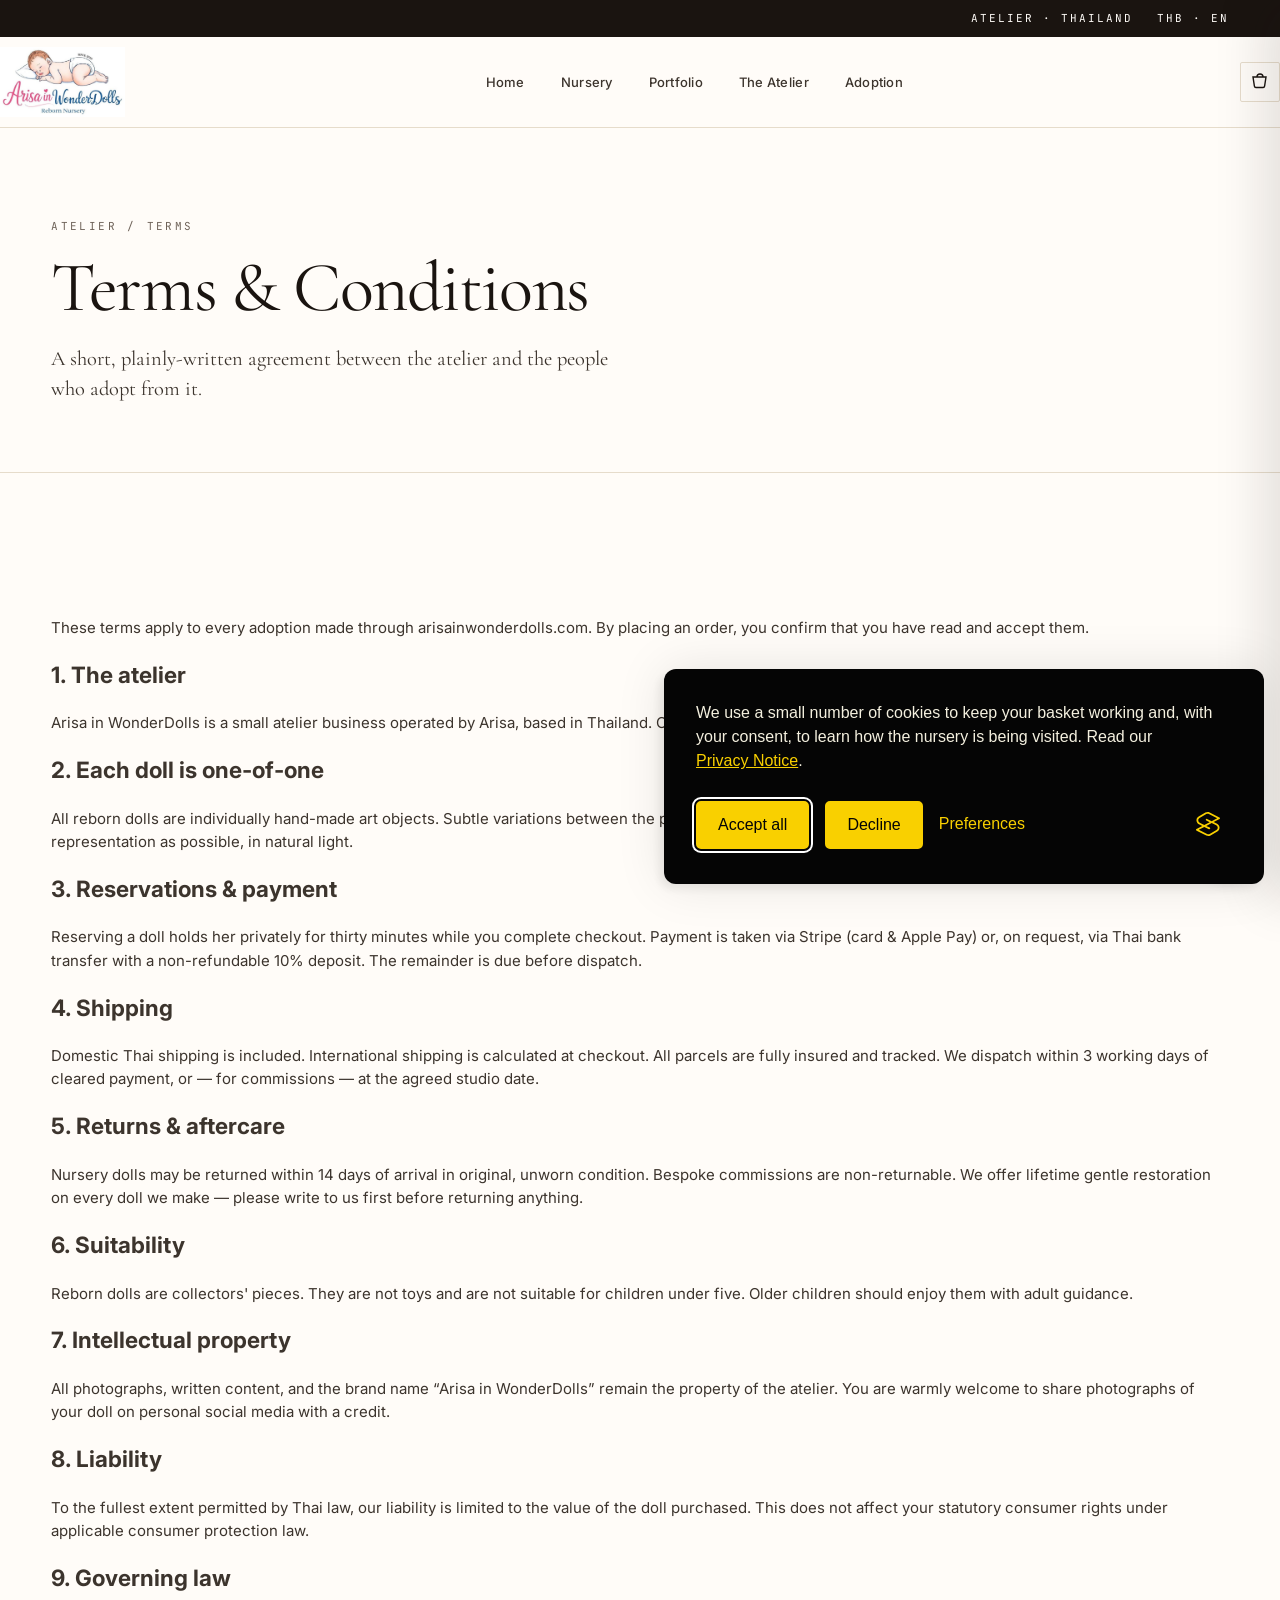
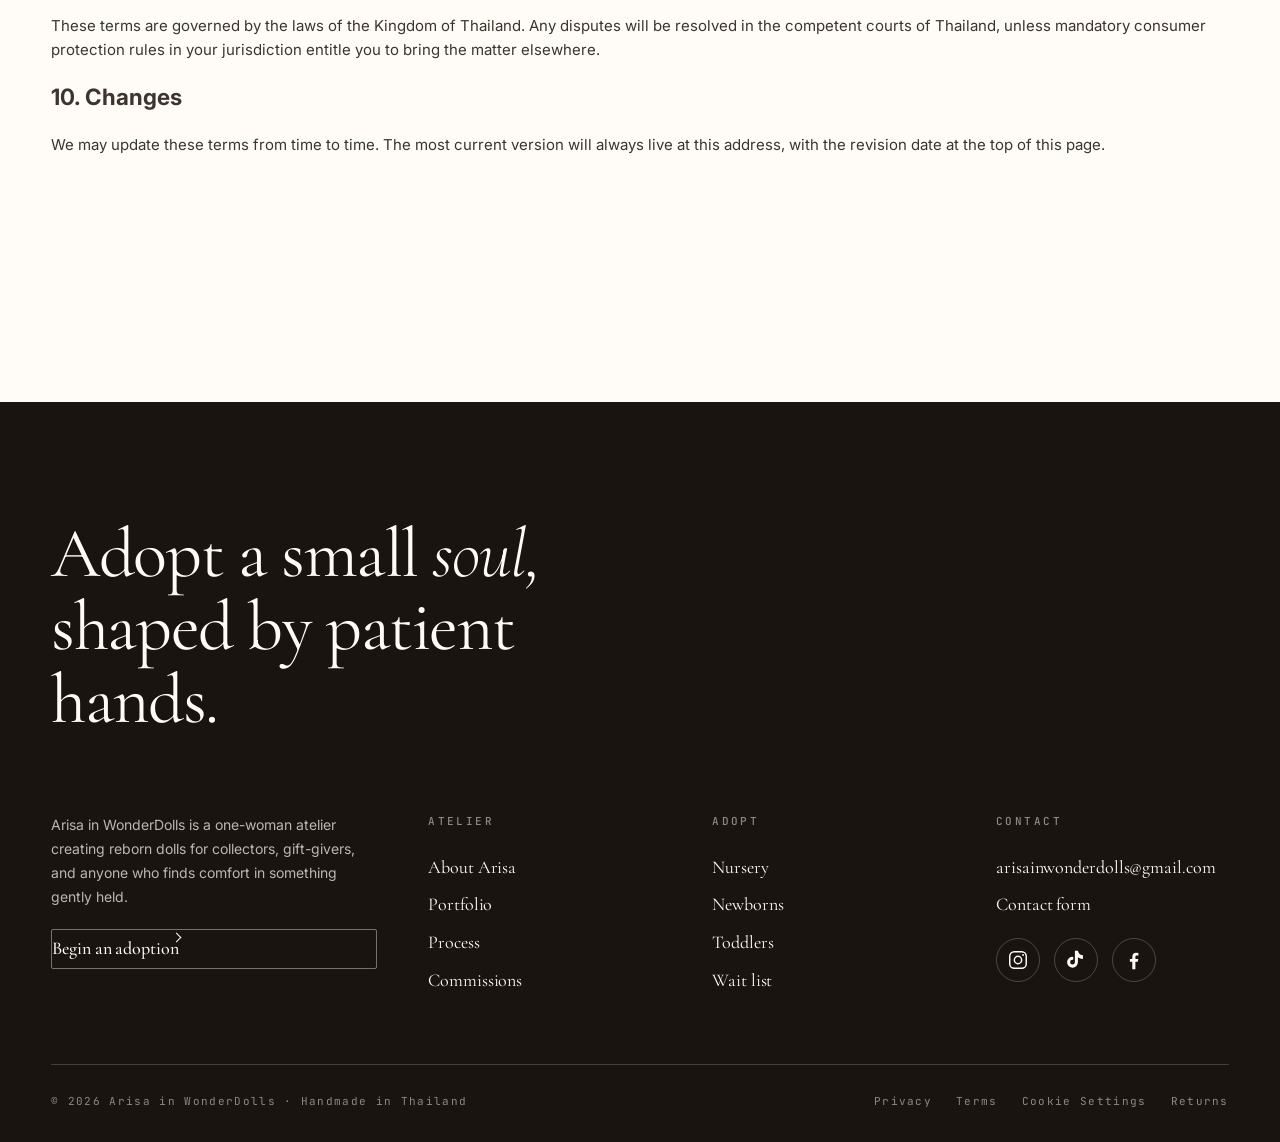
<file: terms.html>
﻿<!doctype html>
<html lang="en">
<head>
<meta charset="utf-8" />
<meta name="viewport" content="width=device-width, initial-scale=1, viewport-fit=cover" />
<title>Terms &amp; Conditions · Arisa in WonderDolls</title>
<meta name="description" content="The simple terms that hold every adoption from the Arisa in WonderDolls atelier." />
<meta name="theme-color" content="#FFFCF8" />
<link rel="icon" href="assets/favicon.svg" type="image/svg+xml" />
<link rel="alternate icon" href="assets/img/logo.jpg?v=2" type="image/jpeg" />
<link rel="apple-touch-icon" href="assets/img/logo.jpg?v=2" />
<link rel="canonical" href="https://arisainwonderdolls.com/terms.html" />
<link rel="stylesheet" href="assets/css/styles.css?v=3" />
<!-- Google Consent Mode V2 — default deny; updated by Silktide consent manager -->
<script>
window.dataLayer = window.dataLayer || [];
function gtag(){dataLayer.push(arguments);}
gtag('consent', 'default', {
  analytics_storage: 'denied',
  ad_storage: 'denied',
  ad_user_data: 'denied',
  ad_personalization: 'denied',
  wait_for_update: 500
});
</script>
<!-- TODO: replace G-XXXXXXXXXX with Arisa's GA4 measurement ID when available -->
<!--
<script async src="https://www.googletagmanager.com/gtag/js?id=G-XXXXXXXXXX"></script>
<script>gtag('js', new Date());gtag('config', 'G-XXXXXXXXXX');</script>
-->
</head>
<body data-screen-label="08 Terms">

<div class="topbar"><div class="container topbar-inner"><div class="marquee" aria-hidden="true"><span>Worldwide insured shipping &nbsp;·&nbsp; Each doll is one-of-one &nbsp;·&nbsp; Adoption certificate included &nbsp;·&nbsp; Hand-painted in Genesis heat-set &nbsp;·&nbsp;</span></div><div class="meta"><span>Atelier · Thailand</span><span>THB · EN</span></div></div></div>

<header class="site-header">
  <div class="container nav">
    <a class="brand" href="index.html" aria-label="Arisa in WonderDolls — home"><img class="brand-logo" src="assets/img/logo.jpg?v=2" alt="Arisa in WonderDolls — Reborn Nursery" width="125" height="70" /></a>
    <nav class="nav-links" aria-label="Primary"><a href="index.html">Home</a><a href="shop.html">Nursery</a><a href="gallery.html">Portfolio</a><a href="about.html">The Atelier</a><a href="contact.html">Adoption</a></nav>
    <div class="nav-tools">
      <button class="icon-btn hide-desktop menu-btn" data-menu-open aria-label="Open menu"><svg width="18" height="12" viewBox="0 0 18 12" fill="none"><path d="M0 1h18M0 6h18M0 11h12" stroke="currentColor" stroke-width="1.4"/></svg></button>
      <button class="icon-btn" data-open-cart aria-label="Open basket"><svg width="18" height="18" viewBox="0 0 18 18" fill="none"><path d="M2 4h13l-1.4 9.2a1.5 1.5 0 0 1-1.5 1.3H4.9a1.5 1.5 0 0 1-1.5-1.3L2 4z" stroke="currentColor" stroke-width="1.4"/><path d="M6 4a3 3 0 1 1 6 0" stroke="currentColor" stroke-width="1.4"/></svg><span class="count" data-cart-count style="display:none">0</span></button>
    </div>
  </div>
</header>

<div class="mobile-menu" aria-hidden="true">
  <div class="mobile-menu-head"><span class="brand"><img class="brand-logo" src="assets/img/logo.jpg?v=2" alt="Arisa in WonderDolls" width="100" height="56" /></span><button class="icon-btn" data-menu-close aria-label="Close menu"><svg width="16" height="16" viewBox="0 0 16 16" fill="none"><path d="M2 2l12 12M14 2L2 14" stroke="currentColor" stroke-width="1.4"/></svg></button></div>
  <nav><a href="index.html"><span class="num">01</span>Home</a><a href="shop.html"><span class="num">02</span>Nursery</a><a href="gallery.html"><span class="num">03</span>Portfolio</a><a href="about.html"><span class="num">04</span>The Atelier</a><a href="contact.html"><span class="num">05</span>Adoption</a></nav>
</div>

<section class="page-header">
  <div class="container">
    <div class="crumbs"><a href="index.html">Atelier</a><span>/</span><span>Terms</span></div>
    <h1 class="display-l">Terms &amp; Conditions</h1>
    <p class="lede mt-m">A short, plainly-written agreement between the atelier and the people who adopt from it.</p>
  </div>
</section>

<section class="section">
  <div class="container">
    <div class="legal">
      <p>These terms apply to every adoption made through arisainwonderdolls.com. By placing an order, you confirm that you have read and accept them.</p>

      <h2>1. The atelier</h2>
      <p>Arisa in WonderDolls is a small atelier business operated by Arisa, based in Thailand. Contact: <a href="mailto:arisainwonderdolls@gmail.com">arisainwonderdolls@gmail.com</a>.</p>

      <h2>2. Each doll is one-of-one</h2>
      <p>All reborn dolls are individually hand-made art objects. Subtle variations between the photographs and the final piece are part of the work. We provide as faithful a representation as possible, in natural light.</p>

      <h2>3. Reservations &amp; payment</h2>
      <p>Reserving a doll holds her privately for thirty minutes while you complete checkout. Payment is taken via Stripe (card &amp; Apple Pay) or, on request, via Thai bank transfer with a non-refundable 10% deposit. The remainder is due before dispatch.</p>

      <h2>4. Shipping</h2>
      <p>Domestic Thai shipping is included. International shipping is calculated at checkout. All parcels are fully insured and tracked. We dispatch within 3 working days of cleared payment, or — for commissions — at the agreed studio date.</p>

      <h2>5. Returns &amp; aftercare</h2>
      <p>Nursery dolls may be returned within 14 days of arrival in original, unworn condition. Bespoke commissions are non-returnable. We offer lifetime gentle restoration on every doll we make — please write to us first before returning anything.</p>

      <h2>6. Suitability</h2>
      <p>Reborn dolls are collectors' pieces. They are not toys and are not suitable for children under five. Older children should enjoy them with adult guidance.</p>

      <h2>7. Intellectual property</h2>
      <p>All photographs, written content, and the brand name “Arisa in WonderDolls” remain the property of the atelier. You are warmly welcome to share photographs of your doll on personal social media with a credit.</p>

      <h2>8. Liability</h2>
      <p>To the fullest extent permitted by Thai law, our liability is limited to the value of the doll purchased. This does not affect your statutory consumer rights under applicable consumer protection law.</p>

      <h2>9. Governing law</h2>
      <p>These terms are governed by the laws of the Kingdom of Thailand. Any disputes will be resolved in the competent courts of Thailand, unless mandatory consumer protection rules in your jurisdiction entitle you to bring the matter elsewhere.</p>

      <h2>10. Changes</h2>
      <p>We may update these terms from time to time. The most current version will always live at this address, with the revision date at the top of this page.</p>
    </div>
  </div>
</section>

<footer class="site-footer">
  <div class="container">
    <h2 class="display-l" style="max-width: 18ch;">Adopt a small <span class="italic">soul,</span> shaped by patient hands.</h2>
    <div class="footer-grid">
      <div><p style="max-width: 36ch;">Arisa in WonderDolls is a one-woman atelier creating reborn dolls for collectors, gift-givers, and anyone who finds comfort in something gently held.</p><a class="btn btn-soft mt-m" href="contact.html" style="background:transparent; color:var(--porcelain); border-color:rgba(255,252,248,.4);">Begin an adoption <span class="arrow"></span></a></div>
      <div><h4>Atelier</h4><a href="about.html">About Arisa</a><a href="gallery.html">Portfolio</a><a href="shop.html">Process</a><a href="contact.html">Commissions</a></div>
      <div><h4>Adopt</h4><a href="shop.html">Nursery</a><a href="shop.html">Newborns</a><a href="shop.html">Toddlers</a><a href="contact.html">Wait list</a></div>
      <div><h4>Contact</h4><a href="mailto:arisainwonderdolls@gmail.com">arisainwonderdolls@gmail.com</a><a href="contact.html">Contact form</a><div class="social-icons"><a href="https://www.instagram.com/arisa_in_wonderdolls" target="_blank" rel="noopener noreferrer" aria-label="Instagram"><svg viewBox="0 0 24 24" fill="none" stroke="currentColor" stroke-width="1.6" stroke-linecap="round" stroke-linejoin="round" aria-hidden="true"><rect x="3" y="3" width="18" height="18" rx="5"/><circle cx="12" cy="12" r="4"/><circle cx="17.5" cy="6.5" r="1" fill="currentColor" stroke="none"/></svg></a><a href="https://www.tiktok.com/@arisareborndollnersury" target="_blank" rel="noopener noreferrer" aria-label="TikTok"><svg viewBox="0 0 24 24" fill="currentColor" aria-hidden="true"><path d="M19.6 6.8a5.7 5.7 0 0 1-3.5-1.2 5.7 5.7 0 0 1-2-3.6h-3.3v12.4a2.6 2.6 0 1 1-2.6-2.6c.27 0 .54.04.78.12V8.6a5.9 5.9 0 1 0 5.1 5.85V9.1a8.9 8.9 0 0 0 5.5 1.85V7.6c-.01 0-.01-.8 0-.8z"/></svg></a><a href="https://www.facebook.com/share/1AxGdXgPge/" target="_blank" rel="noopener noreferrer" aria-label="Facebook"><svg viewBox="0 0 24 24" fill="currentColor" aria-hidden="true"><path d="M13.5 22v-8h2.7l.4-3.2h-3.1V8.7c0-.93.26-1.56 1.6-1.56h1.7V4.27a23 23 0 0 0-2.5-.13c-2.46 0-4.15 1.5-4.15 4.26V10.8H7.5V14h2.65v8h3.35z"/></svg></a></div></div>
    </div>
    <div class="footer-bar"><span>© <span data-year>2026</span> Arisa in WonderDolls · Handmade in Thailand</span><span style="display:inline-flex; gap:24px;"><a href="privacy.html">Privacy</a><a href="terms.html">Terms</a><a href="#" data-cookie-settings>Cookie Settings</a><a href="contact.html">Returns</a></span></div>
  </div>
</footer>

<div class="cart-overlay" data-cart-overlay data-close-cart></div>
<aside class="cart-drawer" data-cart-drawer aria-label="Basket">
  <div class="cart-head"><h3>Your basket</h3><button class="icon-btn" data-close-cart aria-label="Close basket"><svg width="14" height="14" viewBox="0 0 14 14" fill="none"><path d="M1 1l12 12M13 1L1 13" stroke="currentColor" stroke-width="1.4"/></svg></button></div>
  <div class="cart-body" data-cart-body></div>
  <div class="cart-foot"><div class="row"><span style="font-family:var(--mono); font-size:11px; letter-spacing:.18em; text-transform:uppercase; color:var(--ink-3);">Subtotal</span><span class="total" data-cart-total>฿ 0</span></div><div class="vat">VAT included · Insured shipping at checkout</div><a class="btn btn-primary" href="contact.html">Continue to adoption <span class="arrow"></span></a><a class="btn btn-soft ghost" href="shop.html">Keep browsing</a></div>
</aside>

<!-- Silktide Consent Manager — deferred to avoid render-blocking -->
<link rel="preload" href="assets/silktide/silktide-consent-manager.css?v=1" as="style" onload="this.onload=null;this.rel='stylesheet'"/>
<noscript><link rel="stylesheet" href="assets/silktide/silktide-consent-manager.css?v=1"/></noscript>
<script defer src="assets/silktide/silktide-consent-manager.js?v=1"></script>
<script defer src="assets/js/consent-init.js?v=1"></script>
<script src="assets/js/main.js" defer></script>
<script src="assets/js/cart.js?v=2" defer></script>
<script src="https://empirra-feedback.vercel.app/widget.js" data-client="fb84dcd8-c461-484a-86a5-8018ec5f7970" defer></script>
<!-- Floating contact buttons -->
<div class="fab-stack" aria-label="Contact options">
  <a class="fab fab--whatsapp" href="https://wa.me/66962026660" target="_blank" rel="noopener noreferrer" aria-label="Contact on WhatsApp">
    <svg viewBox="0 0 24 24" xmlns="http://www.w3.org/2000/svg" aria-hidden="true" focusable="false"><path d="M17.472 14.382c-.297-.149-1.758-.867-2.03-.967-.273-.099-.471-.148-.67.15-.197.297-.767.966-.94 1.164-.173.199-.347.223-.644.075-.297-.15-1.255-.463-2.39-1.475-.883-.788-1.48-1.761-1.653-2.059-.173-.297-.018-.458.13-.606.134-.133.297-.347.446-.52.149-.174.198-.298.298-.497.099-.198.05-.371-.025-.52-.075-.149-.669-1.612-.916-2.207-.242-.579-.487-.5-.669-.51l-.57-.01c-.198 0-.52.074-.792.372-.272.297-1.04 1.016-1.04 2.479 0 1.462 1.065 2.875 1.213 3.074.149.198 2.096 3.2 5.077 4.487.709.306 1.262.489 1.694.625.712.227 1.36.195 1.871.118.571-.085 1.758-.719 2.006-1.413.248-.694.248-1.289.173-1.413-.074-.124-.272-.198-.57-.347m-5.421 7.403h-.004a9.87 9.87 0 0 1-5.031-1.378l-.361-.214-3.741.982.998-3.648-.235-.374a9.86 9.86 0 0 1-1.51-5.26c.001-5.45 4.436-9.884 9.888-9.884 2.64 0 5.122 1.03 6.988 2.898a9.825 9.825 0 0 1 2.893 6.994c-.003 5.45-4.437 9.884-9.885 9.884m8.413-18.297A11.815 11.815 0 0 0 12.05 0C5.495 0 .16 5.335.157 11.892c0 2.096.547 4.142 1.588 5.945L.057 24l6.305-1.654a11.882 11.882 0 0 0 5.683 1.448h.005c6.554 0 11.89-5.335 11.893-11.893A11.821 11.821 0 0 0 20.464 3.488"/></svg>
  </a>
  <a class="fab fab--line" href="https://line.me/ti/p/dumver18" target="_blank" rel="noopener noreferrer" aria-label="Contact on LINE">
    <svg viewBox="0 0 24 24" xmlns="http://www.w3.org/2000/svg" aria-hidden="true" focusable="false"><path d="M19.365 9.863c.349 0 .63.285.63.631 0 .345-.281.63-.63.63H17.61v1.125h1.755c.349 0 .63.283.63.63 0 .344-.281.629-.63.629h-2.386c-.346 0-.627-.285-.627-.629V8.108c0-.345.281-.63.63-.63h2.386c.346 0 .627.285.627.63 0 .349-.281.63-.63.63H17.61v1.125h1.755zm-3.855 3.016c0 .27-.174.51-.432.596-.064.021-.133.031-.199.031-.211 0-.391-.09-.51-.25l-2.443-3.317v2.94c0 .344-.279.629-.631.629-.346 0-.626-.285-.626-.629V8.108c0-.27.173-.51.43-.595.06-.023.135-.033.194-.033.195 0 .375.104.495.254l2.462 3.33V8.108c0-.345.282-.63.63-.63.345 0 .63.285.63.63v4.771zm-5.741 0c0 .344-.282.629-.631.629-.345 0-.627-.285-.627-.629V8.108c0-.345.282-.63.63-.63.346 0 .628.285.628.63v4.771zm-2.466.629H4.917c-.345 0-.63-.285-.63-.629V8.108c0-.345.285-.63.63-.63.348 0 .63.285.63.63v4.141h1.756c.348 0 .629.283.629.63 0 .344-.282.629-.629.629M24 10.314C24 4.943 18.615.572 12 .572S0 4.943 0 10.314c0 4.811 4.27 8.842 10.035 9.608.391.082.923.258 1.058.59.12.301.079.766.038 1.08l-.164 1.02c-.045.301-.24 1.186 1.049.645 1.291-.539 6.916-4.078 9.436-6.975C23.176 14.393 24 12.458 24 10.314"/></svg>
  </a>
</div>
</body>
</html>
</file>
<file: assets/css/styles.css>
/* ============================================
   Arisa in WonderDolls — Editorial Atelier
   ============================================ */

@import url('https://fonts.googleapis.com/css2?family=Cormorant+Garamond:ital,wght@0,300;0,400;0,500;0,600;0,700;1,300;1,400;1,500&family=Inter:wght@300;400;500;600&family=JetBrains+Mono:wght@300;400;500&display=swap');

/* ---------- Tokens ---------- */
:root {
  --porcelain: #FFFCF8;
  --paper: #F7F1E8;
  --paper-2: #F2E9DB;
  --blush: #F1DCD0;
  --whisper: #FAF4EC;
  --cream: #EDE2D0;
  --blue: #C9D4D9;
  --blue-deep: #8FA0A8;
  --ink: #1A1410;
  --ink-2: #3C342D;
  --ink-3: #6E6258;
  --line: #E6DCCB;
  --line-2: #D8CDB8;
  --gold: #B08D57;

  --serif: 'Cormorant Garamond', Georgia, 'Times New Roman', serif;
  --sans: 'Inter', -apple-system, BlinkMacSystemFont, sans-serif;
  --mono: 'JetBrains Mono', 'SF Mono', Menlo, monospace;

  --container: 1320px;
  --gutter: clamp(20px, 4vw, 56px);

  --space-xs: 6px;
  --space-s: 12px;
  --space-m: 20px;
  --space-l: 36px;
  --space-xl: 64px;
  --space-2xl: 96px;

  --radius: 2px;
  --radius-lg: 4px;

  --ease: cubic-bezier(0.22, 1, 0.36, 1);
  --ease-out: cubic-bezier(0.16, 1, 0.3, 1);

  --shadow-soft: 0 1px 2px rgba(26,20,16,.04), 0 8px 24px rgba(26,20,16,.06);
  --shadow-lift: 0 2px 4px rgba(26,20,16,.05), 0 24px 48px rgba(26,20,16,.10);
}

/* ---------- Reset ---------- */
*, *::before, *::after { box-sizing: border-box; }
html { -webkit-text-size-adjust: 100%; scroll-behavior: smooth; }
body {
  margin: 0;
  font-family: var(--sans);
  font-size: 15px;
  line-height: 1.55;
  color: var(--ink-2);
  background: var(--porcelain);
  -webkit-font-smoothing: antialiased;
  -moz-osx-font-smoothing: grayscale;
  text-rendering: optimizeLegibility;
}
img, svg { display: block; max-width: 100%; }
button { font: inherit; cursor: pointer; border: none; background: none; color: inherit; padding: 0; }
input, textarea, select { font: inherit; color: inherit; }
a { color: inherit; text-decoration: none; transition: color .2s var(--ease); }
hr { border: none; }

/* ---------- Layout ---------- */
.container {
  width: 100%;
  max-width: var(--container);
  margin: 0 auto;
  padding: 0 var(--gutter);
}

.section {
  padding: clamp(56px, 10vw, 128px) 0;
}
.section--tight {
  padding: clamp(28px, 4vw, 48px) 0;
}
.bg-paper { background: var(--paper); }
.bg-blush { background: var(--blush); }
.bg-whisper { background: var(--whisper); }

.divider {
  height: 1px;
  background: var(--line);
  margin: 0;
}

/* ---------- Typography ---------- */
.display-xl, .display-l, .display-m, .display-s {
  font-family: var(--serif);
  font-weight: 400;
  color: var(--ink);
  letter-spacing: -0.02em;
  line-height: 1.02;
  margin: 0;
}
.display-xl { font-size: clamp(46px, 8vw, 104px); }
.display-l  { font-size: clamp(36px, 5.5vw, 72px); line-height: 1.04; }
.display-m  { font-size: clamp(28px, 3.6vw, 48px); line-height: 1.1; }
.display-s  { font-size: clamp(22px, 2.6vw, 32px); line-height: 1.2; }

.italic, .swash, em { font-style: italic; font-weight: 300; }
.swash {
  font-family: var(--serif);
  font-style: italic;
  font-weight: 300;
}

.lede {
  font-family: var(--serif);
  font-weight: 400;
  font-size: clamp(18px, 1.6vw, 22px);
  line-height: 1.45;
  color: var(--ink-2);
  max-width: 56ch;
}
.body-l {
  font-size: 16px;
  line-height: 1.65;
  color: var(--ink-2);
  max-width: 52ch;
  margin: 0;
}
.muted { color: var(--ink-3); }

.eyebrow {
  font-family: var(--mono);
  font-size: 11px;
  font-weight: 400;
  letter-spacing: 0.22em;
  text-transform: uppercase;
  color: var(--ink-3);
  display: inline-flex;
  align-items: center;
  gap: 8px;
}
.eyebrow .dot {
  display: inline-block;
  width: 4px; height: 4px;
  border-radius: 50%;
  background: var(--ink-3);
  margin: 0 4px;
}

/* spacing helpers */
.mt-s { margin-top: var(--space-s); }
.mt-m { margin-top: var(--space-m); }
.mt-l { margin-top: var(--space-l); }
.mt-xl { margin-top: var(--space-xl); }
.mb-s { margin-bottom: var(--space-s); }
.mb-m { margin-bottom: var(--space-m); }
.mb-l { margin-bottom: var(--space-l); }
.center { text-align: center; }

/* ---------- Topbar ---------- */
.topbar {
  background: var(--ink);
  color: var(--porcelain);
  font-family: var(--mono);
  font-size: 11px;
  letter-spacing: .12em;
  overflow: hidden;
}
.topbar-inner {
  display: flex;
  align-items: center;
  gap: 32px;
  padding: 10px var(--gutter);
  min-height: 36px;
}
.marquee {
  flex: 1;
  overflow: hidden;
  white-space: nowrap;
  position: relative;
  mask-image: linear-gradient(to right, transparent, #000 8%, #000 92%, transparent);
}
.marquee span {
  display: inline-block;
  padding-left: 100%;
  animation: marquee 42s linear infinite;
  text-transform: uppercase;
  letter-spacing: .18em;
}
@keyframes marquee {
  0%   { transform: translateX(0); }
  100% { transform: translateX(-100%); }
}
.topbar .meta {
  display: flex;
  gap: 24px;
  text-transform: uppercase;
  letter-spacing: .18em;
  flex-shrink: 0;
}
.topbar .meta span { white-space: nowrap; }

/* ---------- Header ---------- */
.site-header {
  position: sticky;
  top: 0;
  z-index: 50;
  background: rgba(255, 252, 248, 0.92);
  backdrop-filter: saturate(160%) blur(12px);
  -webkit-backdrop-filter: saturate(160%) blur(12px);
  border-bottom: 1px solid var(--line);
}
.nav {
  display: flex;
  align-items: center;
  justify-content: space-between;
  gap: 24px;
  min-height: 90px;
  padding: 8px 0;
}
.brand {
  display: inline-flex;
  align-items: center;
  gap: 14px;
  color: var(--ink);
  line-height: 1;
}
.site-header .brand {
  padding-right: 24px;
}
.brand-logo {
  height: 64px;
  width: auto;
  display: block;
  flex-shrink: 0;
  object-fit: contain;
}
.brand-logo--small { height: 44px; }
.site-header .brand-logo { height: 70px; }
.mobile-menu-head .brand-logo { height: 56px; }
.site-footer .brand-logo {
  height: 80px;
  filter: brightness(0) invert(1);
  opacity: .92;
  margin-bottom: 24px;
}

.nav-links {
  display: flex;
  gap: 36px;
}
.nav-links a {
  font-family: var(--sans);
  font-size: 13px;
  font-weight: 500;
  color: var(--ink-2);
  letter-spacing: .02em;
  position: relative;
  padding: 4px 0;
}
.nav-links a::after {
  content: '';
  position: absolute;
  left: 0; right: 0; bottom: -2px;
  height: 1px;
  background: var(--ink);
  transform: scaleX(0);
  transform-origin: left;
  transition: transform .35s var(--ease);
}
.nav-links a:hover::after,
.nav-links a[aria-current="page"]::after { transform: scaleX(1); }
.nav-links a[aria-current="page"] { color: var(--ink); }

.nav-tools {
  display: flex;
  align-items: center;
  gap: 6px;
}
.icon-btn {
  width: 40px; height: 40px;
  display: inline-flex;
  align-items: center;
  justify-content: center;
  border: 1px solid var(--line);
  border-radius: var(--radius);
  color: var(--ink);
  background: var(--porcelain);
  position: relative;
  transition: background .2s var(--ease), border-color .2s var(--ease);
}
.icon-btn:hover { background: var(--whisper); border-color: var(--line-2); }
.icon-btn .count {
  position: absolute;
  top: -6px; right: -6px;
  min-width: 18px; height: 18px;
  border-radius: 9px;
  background: var(--ink);
  color: var(--porcelain);
  font-family: var(--mono);
  font-size: 10px;
  display: inline-flex;
  align-items: center;
  justify-content: center;
  padding: 0 5px;
}

.hide-desktop { display: none; }

/* ---------- Mobile menu ---------- */
.mobile-menu {
  position: fixed;
  inset: 0;
  background: var(--porcelain);
  z-index: 100;
  padding: 24px var(--gutter) 32px;
  transform: translateX(100%);
  transition: transform .45s var(--ease);
  display: flex;
  flex-direction: column;
  gap: 24px;
  visibility: hidden;
}
.mobile-menu.open {
  transform: translateX(0);
  visibility: visible;
}
.mobile-menu-head {
  display: flex;
  align-items: center;
  justify-content: space-between;
}
.mobile-menu nav {
  display: flex;
  flex-direction: column;
  gap: 4px;
  margin-top: 24px;
}
.mobile-menu nav a {
  font-family: var(--serif);
  font-size: clamp(36px, 9vw, 56px);
  color: var(--ink);
  display: flex;
  align-items: baseline;
  gap: 16px;
  padding: 8px 0;
  border-bottom: 1px solid var(--line);
  letter-spacing: -.01em;
}
.mobile-menu nav .num {
  font-family: var(--mono);
  font-size: 11px;
  letter-spacing: .22em;
  color: var(--ink-3);
}
.mobile-menu .meta { margin-top: auto; }

/* ---------- Buttons ---------- */
.btn {
  display: inline-flex;
  align-items: center;
  gap: 12px;
  padding: 14px 22px;
  font-family: var(--sans);
  font-size: 13px;
  font-weight: 500;
  letter-spacing: .04em;
  border-radius: var(--radius);
  border: 1px solid transparent;
  transition: all .25s var(--ease);
  white-space: nowrap;
  cursor: pointer;
}
.btn .arrow {
  width: 14px; height: 1px;
  background: currentColor;
  position: relative;
  transition: transform .3s var(--ease);
}
.btn .arrow::after {
  content: '';
  position: absolute;
  right: -1px; top: -3px;
  width: 7px; height: 7px;
  border-top: 1px solid currentColor;
  border-right: 1px solid currentColor;
  transform: rotate(45deg);
}
.btn:hover .arrow { transform: translateX(4px); }

.btn-primary {
  background: var(--ink);
  color: var(--porcelain);
  border-color: var(--ink);
}
.btn-primary:hover { background: var(--ink-2); border-color: var(--ink-2); }
.btn-primary:disabled { opacity: .55; cursor: not-allowed; }

.btn-soft {
  background: var(--paper);
  color: var(--ink);
  border-color: var(--line-2);
}
.btn-soft:hover { background: var(--paper-2); }
.btn-soft.ghost { background: transparent; }

.btn-ghost {
  background: transparent;
  color: var(--ink);
  border-color: var(--ink);
}
.btn-ghost:hover { background: var(--ink); color: var(--porcelain); }

.btn-link, a.btn-link {
  display: inline-flex;
  align-items: center;
  gap: 12px;
  font-family: var(--sans);
  font-size: 13px;
  font-weight: 500;
  letter-spacing: .04em;
  color: var(--ink);
  padding: 4px 0;
  border-bottom: 1px solid var(--ink);
  transition: gap .25s var(--ease);
}
.btn-link:hover { gap: 18px; }
.btn-link .arrow {
  width: 14px; height: 1px; background: currentColor; position: relative;
}
.btn-link .arrow::after {
  content: ''; position: absolute; right: -1px; top: -3px;
  width: 7px; height: 7px;
  border-top: 1px solid currentColor;
  border-right: 1px solid currentColor;
  transform: rotate(45deg);
}

/* ---------- Hero ---------- */
.hero {
  padding: clamp(48px, 8vw, 96px) 0 clamp(72px, 10vw, 128px);
}
.hero-grid {
  display: grid;
  grid-template-columns: 1.1fr 1fr;
  gap: clamp(32px, 5vw, 80px);
  align-items: center;
}
.hero-actions {
  display: flex;
  flex-wrap: wrap;
  gap: 20px;
  margin-top: var(--space-l);
  align-items: center;
}
.hero-meta {
  display: flex;
  gap: clamp(20px, 3vw, 48px);
  margin-top: clamp(36px, 5vw, 64px);
  padding-top: 28px;
  border-top: 1px solid var(--line);
  flex-wrap: wrap;
}
.meta-item {
  display: flex;
  flex-direction: column;
  gap: 6px;
}
.meta-item .k {
  font-family: var(--mono);
  font-size: 10.5px;
  letter-spacing: .2em;
  text-transform: uppercase;
  color: var(--ink-3);
}
.meta-item .v {
  font-family: var(--serif);
  font-size: 22px;
  color: var(--ink);
}

.hero-stack {
  position: relative;
  display: grid;
  grid-template-columns: 1fr 1fr;
  grid-template-rows: auto auto;
  gap: 18px;
  align-items: end;
}
.hero-stack .imgph.main {
  grid-column: 1 / -1;
  aspect-ratio: 4 / 5;
}
.hero-stack .imgph.sub {
  aspect-ratio: 1 / 1;
}
.hero-stack .badge {
  position: absolute;
  bottom: -28px;
  right: -20px;
  width: 120px; height: 120px;
  border-radius: 50%;
  background: var(--ink);
  color: var(--porcelain);
  display: flex;
  flex-direction: column;
  align-items: center;
  justify-content: center;
  font-family: var(--serif);
  font-style: italic;
  font-size: 18px;
  text-align: center;
  letter-spacing: -.01em;
  line-height: 1.2;
  transform: rotate(-6deg);
  box-shadow: var(--shadow-lift);
}
.hero-stack .badge span {
  font-family: var(--mono);
  font-style: normal;
  font-size: 9px;
  letter-spacing: .22em;
  text-transform: uppercase;
  color: rgba(255,252,248,.7);
  margin-top: 4px;
}

/* ---------- Image placeholders ---------- */
.imgph {
  position: relative;
  width: 100%;
  border-radius: var(--radius-lg);
  overflow: hidden;
  background:
    radial-gradient(120% 80% at 30% 20%, #fff 0%, var(--blush) 35%, var(--cream) 75%, var(--paper-2) 100%);
  box-shadow: var(--shadow-soft);
  border: 1px solid var(--line);
  display: block;
}
.imgph::before {
  content: '';
  position: absolute;
  inset: 0;
  background:
    radial-gradient(60% 60% at 70% 60%, rgba(255,255,255,.6), transparent 60%),
    radial-gradient(50% 50% at 25% 75%, rgba(176,141,87,.12), transparent 60%);
  mix-blend-mode: screen;
  pointer-events: none;
}
.imgph.blue {
  background: radial-gradient(120% 80% at 30% 20%, #fff 0%, var(--blue) 50%, var(--blue-deep) 100%);
}
.imgph.cream {
  background: radial-gradient(120% 80% at 30% 20%, #fff 0%, var(--cream) 45%, #C8B89D 100%);
}
.imgph.ar-tall { aspect-ratio: 3 / 4; }
.imgph.ar-portrait { aspect-ratio: 4 / 5; }
.imgph.ar-square { aspect-ratio: 1 / 1; }
.imgph.ar-landscape { aspect-ratio: 4 / 3; }
.imgph.has-photo {
  background-size: cover;
  background-position: center;
  background-repeat: no-repeat;
}
.imgph.has-photo::before { display: none; }

.imgph .corner {
  position: absolute;
  top: 14px; left: 14px;
  font-family: var(--mono);
  font-size: 10px;
  letter-spacing: .22em;
  text-transform: uppercase;
  color: var(--ink-2);
  background: rgba(255,252,248,.7);
  padding: 4px 8px;
  border-radius: var(--radius);
  z-index: 2;
}
.imgph .label {
  position: absolute;
  bottom: 14px; left: 14px;
  font-family: var(--serif);
  font-style: italic;
  font-size: 16px;
  color: var(--ink);
  background: rgba(255,252,248,.78);
  padding: 6px 12px;
  border-radius: var(--radius);
  z-index: 2;
  max-width: calc(100% - 28px);
}

/* ---------- Grids ---------- */
.grid {
  display: grid;
  gap: clamp(20px, 2.4vw, 36px);
}
.grid-2 { grid-template-columns: repeat(2, 1fr); }
.grid-3 { grid-template-columns: repeat(3, 1fr); }
.grid-4 { grid-template-columns: repeat(4, 1fr); }

/* ---------- Section head ---------- */
.section-head {
  display: grid;
  grid-template-columns: 1.2fr 1fr;
  gap: clamp(24px, 4vw, 64px);
  align-items: end;
  margin-bottom: clamp(36px, 5vw, 64px);
}
.section-head .right { display: flex; flex-direction: column; gap: 16px; }

/* ---------- Product card ---------- */
.product-card {
  display: flex;
  flex-direction: column;
  gap: 16px;
  color: var(--ink);
  position: relative;
}
.product-card .frame {
  position: relative;
  overflow: hidden;
  border-radius: var(--radius-lg);
}
.product-card .frame .imgph { transition: transform 1.2s var(--ease); }
.product-card:hover .frame .imgph { transform: scale(1.03); }
.product-card .tag {
  position: absolute;
  top: 12px; right: 12px;
  font-family: var(--mono);
  font-size: 10px;
  letter-spacing: .2em;
  text-transform: uppercase;
  background: var(--porcelain);
  color: var(--ink);
  padding: 5px 9px;
  border-radius: var(--radius);
  border: 1px solid var(--line);
  z-index: 3;
}
.product-card .tag.new { background: var(--ink); color: var(--porcelain); border-color: var(--ink); }
.product-card .tag.sold { background: var(--blush); border-color: var(--blush); }
.product-card .quick {
  position: absolute;
  left: 14px; right: 14px; bottom: 14px;
  display: flex;
  justify-content: center;
  opacity: 0;
  transform: translateY(8px);
  transition: opacity .3s var(--ease), transform .3s var(--ease);
  z-index: 3;
}
.product-card:hover .quick {
  opacity: 1; transform: translateY(0);
}
.product-card .quick .btn { width: 100%; justify-content: center; backdrop-filter: blur(6px); }

.product-card .body {
  display: flex;
  flex-direction: column;
  gap: 4px;
  padding: 0 2px;
}
.meta-row {
  display: flex;
  justify-content: space-between;
  align-items: baseline;
  gap: 16px;
}
.meta-row .name {
  font-family: var(--serif);
  font-size: 22px;
  color: var(--ink);
}
.meta-row .price {
  font-family: var(--mono);
  font-size: 13px;
  color: var(--ink);
  letter-spacing: .04em;
}
.product-card .sub {
  font-size: 13px;
  color: var(--ink-3);
}

/* ---------- Editorial split ---------- */
.split {
  display: grid;
  grid-template-columns: 1fr 1fr;
  gap: clamp(32px, 5vw, 80px);
  align-items: center;
}

/* ---------- Steps ---------- */
.steps {
  display: grid;
  grid-template-columns: repeat(4, 1fr);
  gap: 1px;
  background: var(--line);
  border: 1px solid var(--line);
  border-radius: var(--radius-lg);
  overflow: hidden;
}
.step {
  background: var(--porcelain);
  padding: clamp(24px, 3vw, 36px);
  position: relative;
  display: flex;
  flex-direction: column;
  gap: 12px;
}
.step::before {
  content: counter(step, decimal-leading-zero);
  counter-increment: step;
  font-family: var(--mono);
  font-size: 11px;
  letter-spacing: .22em;
  color: var(--ink-3);
}
.steps { counter-reset: step; }
.step h3 {
  font-family: var(--serif);
  font-size: clamp(20px, 2vw, 26px);
  color: var(--ink);
  margin: 0;
  font-weight: 400;
  letter-spacing: -.01em;
}
.step p {
  font-size: 14px;
  color: var(--ink-2);
  margin: 0;
  line-height: 1.6;
}

/* ---------- Quote ---------- */
.quote {
  font-family: var(--serif);
  font-style: italic;
  font-size: clamp(24px, 3vw, 36px);
  line-height: 1.3;
  color: var(--ink);
  margin: 0;
  position: relative;
  padding-left: 24px;
  border-left: 2px solid var(--ink);
}
.quote-author {
  font-family: var(--mono);
  font-size: 11px;
  letter-spacing: .22em;
  text-transform: uppercase;
  color: var(--ink-3);
  margin-top: 24px;
}

/* ---------- Newsletter form ---------- */
.newsletter form { display: flex; flex-direction: column; gap: 16px; }
.field { display: flex; flex-direction: column; gap: 8px; }
.field label {
  font-family: var(--mono);
  font-size: 10px;
  letter-spacing: .22em;
  text-transform: uppercase;
  color: var(--ink-3);
}
.field input,
.field textarea,
.field select {
  width: 100%;
  padding: 14px 16px;
  border: 1px solid var(--line-2);
  background: var(--porcelain);
  border-radius: var(--radius);
  font-family: var(--serif);
  font-size: 17px;
  color: var(--ink);
  transition: border-color .2s var(--ease), background .2s var(--ease);
}
.field input:focus,
.field textarea:focus,
.field select:focus {
  outline: none;
  border-color: var(--ink);
  background: #fff;
}
.field textarea { resize: vertical; min-height: 120px; }

/* ---------- Footer ---------- */
.site-footer {
  background: var(--ink);
  color: var(--porcelain);
  padding: clamp(64px, 9vw, 120px) 0 32px;
  margin-top: clamp(64px, 8vw, 120px);
}
.site-footer .display-l {
  color: var(--porcelain);
  margin-bottom: clamp(48px, 6vw, 80px);
}
.footer-grid {
  display: grid;
  grid-template-columns: 1.4fr repeat(3, 1fr);
  gap: clamp(24px, 4vw, 64px);
  padding-bottom: clamp(40px, 5vw, 64px);
  border-bottom: 1px solid rgba(255,252,248,.18);
}
.footer-grid p {
  color: rgba(255,252,248,.7);
  font-size: 14px;
  line-height: 1.7;
  margin: 0 0 16px;
}
.footer-grid h4 {
  font-family: var(--mono);
  font-size: 11px;
  font-weight: 500;
  letter-spacing: .22em;
  text-transform: uppercase;
  color: rgba(255,252,248,.5);
  margin: 0 0 18px;
}
.footer-grid a {
  display: block;
  font-family: var(--serif);
  font-size: 18px;
  color: var(--porcelain);
  padding: 5px 0;
  letter-spacing: -.005em;
}
.footer-grid a:hover { color: var(--blush); }
.social-icons {
  display: inline-flex;
  gap: 14px;
  margin-top: 14px;
}
.social-icons a {
  display: inline-flex;
  align-items: center;
  justify-content: center;
  width: 44px;
  height: 44px;
  padding: 0;
  border: 1px solid rgba(255,252,248,.22);
  border-radius: 50%;
  color: var(--porcelain);
  transition: background-color .2s ease, border-color .2s ease, transform .2s ease;
}
.social-icons a:hover {
  background: var(--blush);
  border-color: var(--blush);
  color: var(--ink);
  transform: translateY(-2px);
}
.social-icons svg {
  width: 22px;
  height: 22px;
  display: block;
}
.contact-card .social-icons {
  margin-top: 4px;
}
.contact-card .social-icons a {
  border-color: rgba(28,26,24,.18);
  color: var(--ink);
  width: 48px;
  height: 48px;
}
.contact-card .social-icons a:hover {
  background: var(--ink);
  border-color: var(--ink);
  color: var(--porcelain);
}
.contact-card .social-icons svg {
  width: 24px;
  height: 24px;
}
.footer-bar {
  display: flex;
  justify-content: space-between;
  align-items: center;
  padding-top: 28px;
  font-family: var(--mono);
  font-size: 11px;
  letter-spacing: .12em;
  color: rgba(255,252,248,.5);
  flex-wrap: wrap;
  gap: 16px;
}
.footer-bar a { color: rgba(255,252,248,.5); }
.footer-bar a:hover { color: var(--porcelain); }

/* ---------- Cart drawer ---------- */
.cart-overlay {
  position: fixed;
  inset: 0;
  background: rgba(26,20,16,.4);
  z-index: 90;
  opacity: 0;
  visibility: hidden;
  transition: opacity .3s var(--ease);
}
.cart-overlay.open { opacity: 1; visibility: visible; }
.cart-drawer {
  position: fixed;
  top: 0; right: 0; bottom: 0;
  width: min(440px, 100vw);
  background: var(--porcelain);
  z-index: 95;
  transform: translateX(100%);
  transition: transform .45s var(--ease);
  display: flex;
  flex-direction: column;
  box-shadow: -16px 0 48px rgba(26,20,16,.12);
}
.cart-drawer.open { transform: translateX(0); }
.cart-head {
  display: flex;
  align-items: center;
  justify-content: space-between;
  padding: 24px 28px;
  border-bottom: 1px solid var(--line);
}
.cart-head h3 {
  font-family: var(--serif);
  font-size: 24px;
  color: var(--ink);
  margin: 0;
  font-weight: 400;
}
.cart-body {
  flex: 1;
  overflow-y: auto;
  padding: 16px 28px;
  display: flex;
  flex-direction: column;
  gap: 18px;
}
.cart-body:empty::before {
  content: 'Your basket is quiet for now.';
  font-family: var(--serif);
  font-style: italic;
  font-size: 18px;
  color: var(--ink-3);
  display: block;
  padding: 32px 0;
  text-align: center;
}
.cart-item {
  display: grid;
  grid-template-columns: 72px 1fr auto;
  gap: 16px;
  align-items: center;
  padding-bottom: 18px;
  border-bottom: 1px solid var(--line);
}
.cart-item .thumb {
  width: 72px; height: 88px;
  border-radius: var(--radius);
  background: radial-gradient(circle at 30% 25%, #fff, var(--blush), var(--cream));
  border: 1px solid var(--line);
}
.cart-item .thumb.blue { background: radial-gradient(circle at 30% 25%, #fff, var(--blue), var(--blue-deep)); }
.cart-item .thumb.cream { background: radial-gradient(circle at 30% 25%, #fff, var(--cream), #C8B89D); }
.cart-item .info { display: flex; flex-direction: column; gap: 4px; }
.cart-item .info .name {
  font-family: var(--serif);
  font-size: 18px;
  color: var(--ink);
}
.cart-item .info .sub {
  font-size: 12px;
  color: var(--ink-3);
}
.cart-item .info .price {
  font-family: var(--mono);
  font-size: 12px;
  color: var(--ink);
  margin-top: 4px;
  letter-spacing: .04em;
}
.cart-item .remove {
  font-family: var(--mono);
  font-size: 10px;
  letter-spacing: .18em;
  text-transform: uppercase;
  color: var(--ink-3);
  border: 1px solid var(--line);
  padding: 6px 10px;
  border-radius: var(--radius);
}
.cart-item .remove:hover { color: var(--ink); border-color: var(--ink); }
.cart-foot {
  border-top: 1px solid var(--line);
  padding: 24px 28px;
  display: flex;
  flex-direction: column;
  gap: 14px;
}
.cart-foot .row {
  display: flex;
  justify-content: space-between;
  align-items: baseline;
}
.cart-foot .total {
  font-family: var(--serif);
  font-size: 28px;
  color: var(--ink);
}
.cart-foot .vat {
  font-family: var(--mono);
  font-size: 10px;
  letter-spacing: .18em;
  text-transform: uppercase;
  color: var(--ink-3);
}
.cart-foot .btn { justify-content: center; }

/* ---------- Page header ---------- */
.page-header {
  padding: clamp(48px, 7vw, 96px) 0 clamp(28px, 4vw, 48px);
  border-bottom: 1px solid var(--line);
}
.crumbs {
  font-family: var(--mono);
  font-size: 11px;
  letter-spacing: .22em;
  text-transform: uppercase;
  color: var(--ink-3);
  margin-bottom: 16px;
  display: flex;
  gap: 10px;
  flex-wrap: wrap;
}
.crumbs a:hover { color: var(--ink); }

/* ---------- Shop toolbar / chips ---------- */
.shop-toolbar {
  display: flex;
  flex-wrap: wrap;
  gap: 16px;
  align-items: center;
  justify-content: space-between;
  padding: 24px 0;
  border-bottom: 1px solid var(--line);
  margin-bottom: clamp(28px, 4vw, 48px);
}
.chips {
  display: flex;
  flex-wrap: wrap;
  gap: 8px;
}
.chip {
  display: inline-flex;
  align-items: center;
  gap: 8px;
  padding: 8px 16px;
  border: 1px solid var(--line-2);
  border-radius: 999px;
  font-family: var(--mono);
  font-size: 11px;
  letter-spacing: .14em;
  text-transform: uppercase;
  color: var(--ink-2);
  background: var(--porcelain);
  cursor: pointer;
  transition: all .2s var(--ease);
}
.chip:hover { border-color: var(--ink); }
.chip.active { background: var(--ink); color: var(--porcelain); border-color: var(--ink); }

/* ---------- Gallery / masonry ---------- */
.masonry {
  columns: 3;
  column-gap: 18px;
}
.masonry .item {
  break-inside: avoid;
  margin-bottom: 18px;
}
.gallery-stack {
  display: grid;
  grid-template-columns: 1fr 1fr;
  gap: 16px;
}

/* ---------- PDP (product detail) ---------- */
.pdp-grid {
  display: grid;
  grid-template-columns: 1.15fr 1fr;
  gap: clamp(32px, 5vw, 72px);
  align-items: start;
  padding: clamp(36px, 5vw, 64px) 0;
}
.pdp-info { display: flex; flex-direction: column; gap: 18px; }
.pdp-info .price-line {
  display: flex;
  align-items: baseline;
  gap: 16px;
  padding-top: 8px;
}
.pdp-info .price-line .price {
  font-family: var(--serif);
  font-size: 32px;
  color: var(--ink);
}
.pdp-info .price-line .vat {
  font-family: var(--mono);
  font-size: 10px;
  letter-spacing: .2em;
  text-transform: uppercase;
  color: var(--ink-3);
}
.spec-list {
  list-style: none;
  margin: 0;
  padding: 16px 0;
  border-top: 1px solid var(--line);
  border-bottom: 1px solid var(--line);
  display: grid;
  grid-template-columns: 1fr 1fr;
  gap: 14px 24px;
}
.spec-list li {
  display: flex;
  flex-direction: column;
  gap: 4px;
}
.spec-list li::before {
  content: attr(data-key);
  font-family: var(--mono);
  font-size: 10px;
  letter-spacing: .22em;
  text-transform: uppercase;
  color: var(--ink-3);
}
.thumbs {
  display: grid;
  grid-template-columns: repeat(4, 1fr);
  gap: 10px;
  margin-top: 12px;
}
.thumbs .imgph {
  aspect-ratio: 1 / 1;
  cursor: pointer;
  opacity: .7;
  transition: opacity .2s var(--ease);
}
.thumbs .imgph:hover,
.thumbs .imgph.active { opacity: 1; outline: 1px solid var(--ink); outline-offset: 2px; }

/* ---------- Accordion ---------- */
.accordion details {
  border-bottom: 1px solid var(--line);
}
.accordion summary {
  list-style: none;
  cursor: pointer;
  padding: 20px 0;
  display: flex;
  justify-content: space-between;
  align-items: center;
  font-family: var(--serif);
  font-size: 22px;
  color: var(--ink);
}
.accordion summary::-webkit-details-marker { display: none; }
.accordion summary::after {
  content: '+';
  font-family: var(--serif);
  font-size: 24px;
  color: var(--ink-3);
  transition: transform .25s var(--ease);
}
.accordion details[open] summary::after { content: '–'; }
.accordion details > *:not(summary) {
  padding: 0 0 24px;
  color: var(--ink-2);
  line-height: 1.65;
  font-size: 15px;
}

/* ---------- Contact ---------- */
.contact-grid {
  display: grid;
  grid-template-columns: 1.2fr 1fr;
  gap: clamp(32px, 5vw, 72px);
  padding: clamp(36px, 5vw, 64px) 0;
}
.contact-cards {
  display: grid;
  grid-template-columns: repeat(2, 1fr);
  gap: 16px;
  margin-top: 24px;
}
.contact-card {
  padding: 24px;
  border: 1px solid var(--line);
  border-radius: var(--radius-lg);
  background: var(--whisper);
  display: flex;
  flex-direction: column;
  gap: 8px;
}
.contact-card h4 {
  font-family: var(--serif);
  font-size: 22px;
  color: var(--ink);
  margin: 0;
  font-weight: 400;
}
.contact-card p {
  margin: 0;
  font-size: 14px;
  color: var(--ink-2);
}

/* ---------- Reveal animation ---------- */
.reveal {
  opacity: 0;
  transform: translateY(20px);
  transition: opacity .9s var(--ease-out), transform .9s var(--ease-out);
  will-change: opacity, transform;
}
.reveal.in {
  opacity: 1;
  transform: none;
}

/* ---------- Toast ---------- */
.toast {
  position: fixed;
  bottom: 24px;
  left: 50%;
  transform: translateX(-50%) translateY(20px);
  background: var(--ink);
  color: var(--porcelain);
  padding: 14px 22px;
  border-radius: var(--radius);
  font-family: var(--serif);
  font-style: italic;
  font-size: 16px;
  z-index: 110;
  opacity: 0;
  transition: opacity .3s var(--ease), transform .3s var(--ease);
  box-shadow: var(--shadow-lift);
  pointer-events: none;
}
.toast.show {
  opacity: 1;
  transform: translateX(-50%) translateY(0);
}

/* ---------- Responsive ---------- */
@media (max-width: 1024px) {
  .hero-grid { grid-template-columns: 1fr; }
  .hero-stack { max-width: 560px; margin: 0 auto; }
  .section-head { grid-template-columns: 1fr; }
  .grid-4 { grid-template-columns: repeat(2, 1fr); }
  .grid-3 { grid-template-columns: repeat(2, 1fr); }
  .footer-grid { grid-template-columns: 1fr 1fr; }
  .steps { grid-template-columns: repeat(2, 1fr); }
  .split { grid-template-columns: 1fr; }
  .pdp-grid { grid-template-columns: 1fr; }
  .contact-grid { grid-template-columns: 1fr; }
  .masonry { columns: 2; }
}

@media (max-width: 720px) {
  .nav-links { display: none; }
  .hide-desktop { display: inline-flex; }
  .nav { min-height: 80px; }
  .site-header .brand { padding-right: 12px; }
  .site-header .brand-logo { height: 60px; }
  .topbar .meta { display: none; }
  .grid-4, .grid-3, .grid-2 { grid-template-columns: 1fr; }
  .footer-grid { grid-template-columns: 1fr; gap: 32px; }
  .footer-bar { flex-direction: column; align-items: flex-start; }
  .steps { grid-template-columns: 1fr; }
  .spec-list { grid-template-columns: 1fr; }
  .contact-cards { grid-template-columns: 1fr; }
  .masonry { columns: 1; }
  .gallery-stack { grid-template-columns: 1fr; }
  .hero-stack .badge { width: 96px; height: 96px; font-size: 15px; right: 0; bottom: -24px; }
  .display-xl { font-size: clamp(40px, 12vw, 64px); }
  .quote { padding-left: 16px; }
  .cart-drawer { width: 100vw; }
}

/* Reduced motion */
@media (prefers-reduced-motion: reduce) {
  *, *::before, *::after {
    animation-duration: .01ms !important;
    transition-duration: .01ms !important;
  }
  .reveal { opacity: 1; transform: none; }
}

/* Legal tables (privacy, terms) */
.legal-table {
  width: 100%;
  border-collapse: collapse;
  margin: var(--space-m) 0 var(--space-l);
  font-size: 14px;
  line-height: 1.6;
}
.legal-table th,
.legal-table td {
  text-align: left;
  vertical-align: top;
  padding: 12px 14px;
  border-bottom: 1px solid var(--line);
}
.legal-table th {
  font-family: var(--mono);
  font-size: 11px;
  font-weight: 500;
  letter-spacing: .14em;
  text-transform: uppercase;
  color: var(--ink-3);
  background: var(--paper);
}
.legal-table tbody tr:last-child td { border-bottom: 0; }
.legal-table a { color: var(--ink); text-decoration: underline; text-decoration-thickness: 1px; text-underline-offset: 2px; }
.legal-table a:hover { color: var(--gold); }

/* Silktide consent — brand alignment overrides */
.stcm-banner,
.stcm-modal {
  font-family: var(--font-body, Inter, system-ui, sans-serif);
}
.stcm-banner a,
.stcm-modal a { color: var(--ink); text-decoration: underline; text-underline-offset: 2px; }
.stcm-banner a:hover,
.stcm-modal a:hover { color: var(--gold); }

/* ---------- Floating contact buttons (WhatsApp + LINE) ---------- */
.fab-stack {
  position: fixed;
  right: 24px;
  bottom: 24px;
  display: flex;
  flex-direction: column;
  gap: 12px;
  z-index: 120;
  pointer-events: none;
}
.fab-stack .fab {
  pointer-events: auto;
  width: 56px;
  height: 56px;
  border-radius: 50%;
  display: flex;
  align-items: center;
  justify-content: center;
  text-decoration: none;
  box-shadow: 0 4px 14px rgba(26, 20, 16, .18), 0 1px 2px rgba(26, 20, 16, .12);
  transition: transform .2s var(--ease), box-shadow .2s var(--ease), background-color .2s var(--ease);
  will-change: transform;
}
.fab-stack .fab svg {
  width: 28px;
  height: 28px;
  fill: #fff;
  display: block;
}
.fab-stack .fab--whatsapp { background: #25D366; }
.fab-stack .fab--line { background: #06C755; }
.fab-stack .fab:hover,
.fab-stack .fab:focus-visible {
  transform: translateY(-2px) scale(1.04);
  box-shadow: 0 8px 20px rgba(26, 20, 16, .22), 0 2px 4px rgba(26, 20, 16, .14);
  outline: none;
}
.fab-stack .fab--whatsapp:hover,
.fab-stack .fab--whatsapp:focus-visible { background: #1FBE5C; }
.fab-stack .fab--line:hover,
.fab-stack .fab--line:focus-visible { background: #05B34D; }
.fab-stack .fab:focus-visible {
  box-shadow: 0 0 0 3px var(--porcelain), 0 0 0 5px var(--ink), 0 8px 20px rgba(26, 20, 16, .22);
}
@media (max-width: 720px) {
  .fab-stack { right: 16px; bottom: 16px; gap: 10px; }
  .fab-stack .fab { width: 52px; height: 52px; }
  .fab-stack .fab svg { width: 26px; height: 26px; }
}
@media (prefers-reduced-motion: reduce) {
  .fab-stack .fab { transition: none; }
  .fab-stack .fab:hover,
  .fab-stack .fab:focus-visible { transform: none; }
}
</file>
<file: assets/silktide/silktide-consent-manager.css>
/* 
  Silktide Consent Manager - https://silktide.com/consent-manager/  
*/

/* --------------------------------
  Global Styles
-------------------------------- */
/* Wrapper (Global) */
#stcm-wrapper {
  --boxShadow: -5px 5px 10px 0px #00000012, 0px 0px 50px 0px #0000001a;
  --fontFamily: Helvetica Neue, Segoe UI, Arial, sans-serif;
  --primaryColor: #F9D000;
  --backgroundColor: #050505;
  --textColor: #F4F0DF;
  --backdropBackgroundColor: #00000077;
  --backdropBackgroundBlur: 0px;
  --iconColor: #050505;
  --iconBackgroundColor: #F9D000;
  position: fixed;
  bottom: 0;
  right: 0;
  width: 100%;
  height: 100%;
  z-index: 99999;
  pointer-events: none;
  border: 0px;
  display: flex;
  justify-content: center;
  align-items: center;
}

/* --------------------------------
Links
-------------------------------- */
#stcm-wrapper a {
  all: unset;
  display: inline-block;
  color: var(--primaryColor);
  text-decoration: underline;
}

#stcm-wrapper a:hover {
  cursor: pointer;
  color: var(--textColor);
}

/* --------------------------------
Focus Styles
-------------------------------- */
#stcm-wrapper a:focus,
#stcm-wrapper #stcm-banner button:focus,
#stcm-wrapper #stcm-modal button:focus,
#stcm-wrapper #stcm-icon:focus {
  outline: none;
  box-shadow: 0 0 0 2px var(--backgroundColor), 0 0 0 4px #ffffff;
  border-radius: 5px;
}

#stcm-wrapper #stcm-icon:focus {
  border-radius: 50%;
}

/* --------------------------------
General Styles
-------------------------------- */
#stcm-wrapper .stcm-button {
  color: var(--backgroundColor);
  background-color: var(--primaryColor);
  border: 2px solid var(--primaryColor);
  padding: 10px 20px;
  text-decoration: none;
  text-align: center;
  display: inline-block;
  font-size: 16px;
  line-height: 24px;
  cursor: pointer;
  border-radius: 5px;
}

#stcm-wrapper .stcm-button-primary:hover {
  background-color: var(--backgroundColor);
  color: var(--primaryColor);
}

#stcm-wrapper .stcm-button-secondary {
  background-color: var(--backgroundColor);
  color: var(--primaryColor);
}

#stcm-wrapper .stcm-button-secondary:hover {
  background-color: var(--primaryColor);
  color: var(--backgroundColor);
}

/* --------------------------------
Banner
-------------------------------- */
#stcm-banner {
  font-family: var(--fontFamily);
  color: var(--textColor);
  background-color: var(--backgroundColor);
  box-sizing: border-box;
  padding: 32px;
  border-radius: 12px;
  pointer-events: auto;
  border: 0px;
  position: fixed;
  bottom: 16px;
  right: 16px;
  width: 600px;
  overflow: auto;
  max-width: calc(100% - 32px);
  max-height: calc(100vh - 32px);
  transform: translate(0, -20px);
  opacity: 0;
  animation: stcm-slide-down 350ms ease-out;
  animation-delay: 0.3s;
  box-shadow: -5px 5px 10px 0px #00000012, 0px 0px 50px 0px #0000001a;
}

#stcm-banner.stcm-loaded {
  opacity: 1;
  transform: none;
  animation: none;
}

#stcm-banner:focus {
  border-radius: 50%;
}

#stcm-banner.stcm-pos-center {
  top: 50%;
  left: 50%;
  bottom: auto;
  right: auto;
  position: fixed;
  transform: translate(-50%, calc(-50% - 20px));
  animation: stcm-slide-down-center 350ms ease-out forwards;
}

#stcm-banner.stcm-pos-bottom-left {
  bottom: 16px;
  left: 16px;
  position: fixed;
}

#stcm-banner.stcm-pos-bottom-center {
  bottom: 16px;
  left: 50%;
  position: fixed;
  transform: translate(-50%, -20px);
  animation: stcm-slide-down-bottom-center 350ms ease-out forwards;
}

#stcm-banner .stcm-preferences-button {
  display: flex;
  gap: 5px;
  border: none;
  padding: 15px 0px;
  background-color: transparent;
  color: var(--primaryColor);
  cursor: pointer;
  font-size: 16px;
}

#stcm-banner .stcm-preferences-button span {
  display: block;
  white-space: nowrap;
  text-decoration: none;
}

#stcm-banner .stcm-preferences-button span:hover {
  color: var(--textColor);
}

#stcm-banner p {
  font-size: 16px;
  line-height: 24px;
  color: var(--textColor);
  margin: 0px 0px 15px;
}

#stcm-banner a {
  display: inline-block;
  color: var(--primaryColor);
  text-decoration: underline;
  background-color: var(--backgroundColor);
}

#stcm-banner a:hover {
  color: var(--textColor);
}

#stcm-banner a.stcm-logo {
  display: flex;
  align-items: center;
  justify-content: center;
  fill: var(--primaryColor); /* passed down to svg > path */
  margin-left: auto;
  width: 48px;
  height: 48px;
  text-decoration: none;
}

#stcm-banner .stcm-actions {
  display: flex;
  gap: 16px;
  flex-direction: column;
  margin-top: 24px;
}

@media (min-width: 600px) {
  #stcm-banner .stcm-actions {
    flex-direction: row;
    align-items: center;
  }
}

#stcm-banner .stcm-actions-row {
  display: flex;
  gap: 16px;
  flex-direction: row;
  align-items: center;
  justify-content: space-between;
  flex-grow: 1;
}

/* --------------------------------
Modal
-------------------------------- */
#stcm-modal {
  display: none;
  pointer-events: auto;
  overflow: auto;
  width: 800px;
  max-width: 100%;
  max-height: 100%;
  border: 0px;
  transform: translate(0px, -20px);
  opacity: 0;
  animation: stcm-slide-up-center 350ms ease-out forwards;
  box-shadow: -5px 5px 10px 0px #00000012, 0px 0px 50px 0px #0000001a;
  font-family: var(--fontFamily);
  color: var(--textColor);
  flex-direction: column;
  padding: 30px;
  background-color: var(--backgroundColor);
  border-radius: 12px;
  box-sizing: border-box;
}

/* --------------------------------
Modal - Header
-------------------------------- */
#stcm-modal header {
  display: flex;
  justify-content: space-between;
  align-items: center;
  margin-bottom: 20px;
  gap: 16px;
}

#stcm-modal h1 {
  font-family: var(--fontFamily);
  color: var(--textColor);
  font-size: 24px;
  font-weight: 500;
  margin: 0px;
}

#stcm-modal .stcm-modal-close {
  display: inline-flex;
  border: none;
  padding: 13px;
  cursor: pointer;
  background: var(--backgroundColor);
  color: var(--primaryColor);
}

#stcm-modal .stcm-modal-close svg {
  fill: var(--primaryColor);
}

/* --------------------------------
Modal - Content
-------------------------------- */
#stcm-modal section {
  flex: 1;
  margin-top: 32px;
}

#stcm-modal section::-webkit-scrollbar {
  display: block; /* Force scrollbars to show */
  width: 5px; /* Width of the scrollbar */
}

#stcm-modal section::-webkit-scrollbar-thumb {
  background-color: var(--textColor); /* Color of the scrollbar thumb */
  border-radius: 10px; /* Rounded corners for the thumb */
}

#stcm-modal p {
  font-size: 16px;
  line-height: 24px;
  color: var(--textColor);
  opacity: 0.6;
  margin: 0px 0px 15px;
}

#stcm-modal p:last-of-type {
  margin: 0px;
}

#stcm-modal fieldset {
  padding: 0px;
  border: none;
  margin: 0px 0px 32px;
}

#stcm-modal fieldset:last-of-type {
  margin: 0px;
}

#stcm-modal legend {
  padding: 0px;
  margin: 0px 0px 10px;
  font-weight: 700;
  color: var(--textColor);
  font-size: 16px;
}

#stcm-modal .stcm-consent-row {
  display: flex;
  justify-content: space-between;
  align-items: flex-start;
  gap: 24px;  
}

/* --------------------------------
Modal - Switches
-------------------------------- */
#stcm-modal .stcm-toggle {
  flex-shrink: 0;
  position: relative;
  display: inline-block;
  height: 34px;
  width: 74px;
  cursor: pointer;
}

#stcm-modal .stcm-toggle:focus-within {
  outline: none;
  box-shadow: 0 0 0 2px var(--backgroundColor), 0 0 0 4px #ffffff;
  border-radius: 25px;
}

#stcm-modal .stcm-toggle input {
  opacity: 0;
  position: absolute;
}

/* Unchecked Switch Styles */
#stcm-modal .stcm-toggle-track {
  position: relative;
  display: block;
  height: 34px;
  width: 74px;
  background: var(--textColor);
  border-radius: 25px;
}

#stcm-modal .stcm-toggle-thumb {
  position: absolute;
  top: 2px;
  left: 2px;
  display: block;
  height: 30px;
  width: 30px;
  background: var(--backgroundColor);
  border-radius: 50%;
  transition: left 150ms ease-out;
}

#stcm-modal .stcm-toggle-off,
#stcm-modal .stcm-toggle-on {
  text-transform: uppercase;
  font-size: 15px;
  font-weight: 500;
  color: var(--backgroundColor);
  position: absolute;
  top: 5px;
  right: 8px;
  transition: right 150ms ease-out, opacity 150ms ease-out;
}

#stcm-modal .stcm-toggle-off {
  opacity: 1;
}

#stcm-modal .stcm-toggle-on {
  opacity: 0;
}

/* Checked Switch Styles */
#stcm-modal .stcm-toggle input:checked + .stcm-toggle-track {
  background: var(--primaryColor);
}

#stcm-modal .stcm-toggle input:checked ~ .stcm-toggle-thumb {
  left: calc(100% - 32px);
}

#stcm-modal .stcm-toggle input:checked ~ .stcm-toggle-off {
  right: calc(100% - 32px);
  opacity: 0;
}

#stcm-modal .stcm-toggle input:checked ~ .stcm-toggle-on {
  right: calc(100% - 34px);
  opacity: 1;
}

#stcm-modal .stcm-toggle input:disabled + .stcm-toggle-track {
  opacity: 0.65;
  filter: grayscale(100%);
  cursor: not-allowed;
}

/* --------------------------------
Modal - Footer
-------------------------------- */
#stcm-modal footer {
  display: flex;
  flex-direction: column;
  gap: 16px;
  margin-top: 24px;
}

@media (min-width: 600px) {
  #stcm-modal footer {
    flex-direction: row;
    align-items: center;
  }
}

#stcm-modal footer a {
  margin-left: auto;
  padding: 0;
}

#stcm-modal footer a.stcm-credit-link {
  text-decoration: none;
}

#stcm-modal footer a.stcm-credit-link:hover {
  text-decoration: underline;
}

/* Cookie Icon */
#stcm-icon {
  display: none;
  position: fixed;
  bottom: 10px;
  left: 10px;
  justify-content: center;
  align-items: center;
  width: 60px;
  height: 60px;
  border-radius: 50%;
  padding: 0px;
  border: none;
  background-color: var(--iconColor);
  cursor: pointer;
  box-shadow: 0px 0px 6px 0px #0000001a;
  pointer-events: auto;
  animation: stcm-fade-in 0.3s ease-in-out forwards;
}

#stcm-icon.stcm-pos-bottom-right {
  left: auto;
  right: 10px;
}

#stcm-icon svg {
  fill: var(--iconBackgroundColor);
}

/* --------------------------------
Backdrop
-------------------------------- */
#stcm-backdrop {
  display: none;
  position: absolute;
  top: 0;
  left: 0;
  width: 100%;
  height: 100%;
  background-color: var(--backdropBackgroundColor);
  backdrop-filter: blur(var(--backdropBackgroundBlur));
  pointer-events: all;
}

/* --------------------------------
Animations
-------------------------------- */
@keyframes stcm-fade-in {
  from {
    opacity: 0;
  }
  to {
    opacity: 1;
  }
}

@keyframes stcm-slide-down {
  from {
    opacity: 0;
    transform: translateY(-20px);
  }
  to {
    opacity: 1;
    transform: translateY(0);
  }
}

@keyframes stcm-slide-down-center {
  from {
    opacity: 0;
    transform: translate(-50%, calc(-50% - 20px));
  }
  to {
    opacity: 1;
    transform: translate(-50%, -50%);
  }
}

@keyframes stcm-slide-down-bottom-center {
  from {
    opacity: 0;
    transform: translate(-50%, -20px);
  }
  to {
    opacity: 1;
    transform: translate(-50%, 0);
  }
}

@keyframes stcm-slide-up-center {
  from {
    opacity: 0;
    transform: translate(0px, 20px);
  }
  to {
    opacity: 1;
    transform: translate(0px, 0px);
  }
}

/* --------------------------------
Animation - backdrop click feedback
-------------------------------- */
@keyframes stcm-nudge {
  0%, 100% { right: 16px; }
  10%, 30%, 50%, 70%, 90% { right: 20px; }
  20%, 40%, 60%, 80% { right: 12px; }
}

/* Apply to banner */
#stcm-banner.stcm-nudge {
  animation: stcm-nudge 1s ease-in-out;
}

/* Apply to modal */
#stcm-modal.stcm-nudge {
  animation: stcm-nudge 0.5s ease-in-out;
}

/* Respect reduced motion preferences */
@media (prefers-reduced-motion: reduce) {
  #stcm-banner.stcm-nudge,
  #stcm-modal.stcm-nudge {
    animation: stcm-pulse 0.5s ease-in-out;
  }
  
  @keyframes stcm-pulse {
    0%, 100% { opacity: 1; }
    50% { opacity: 0.85; }
  }
}
</file>
